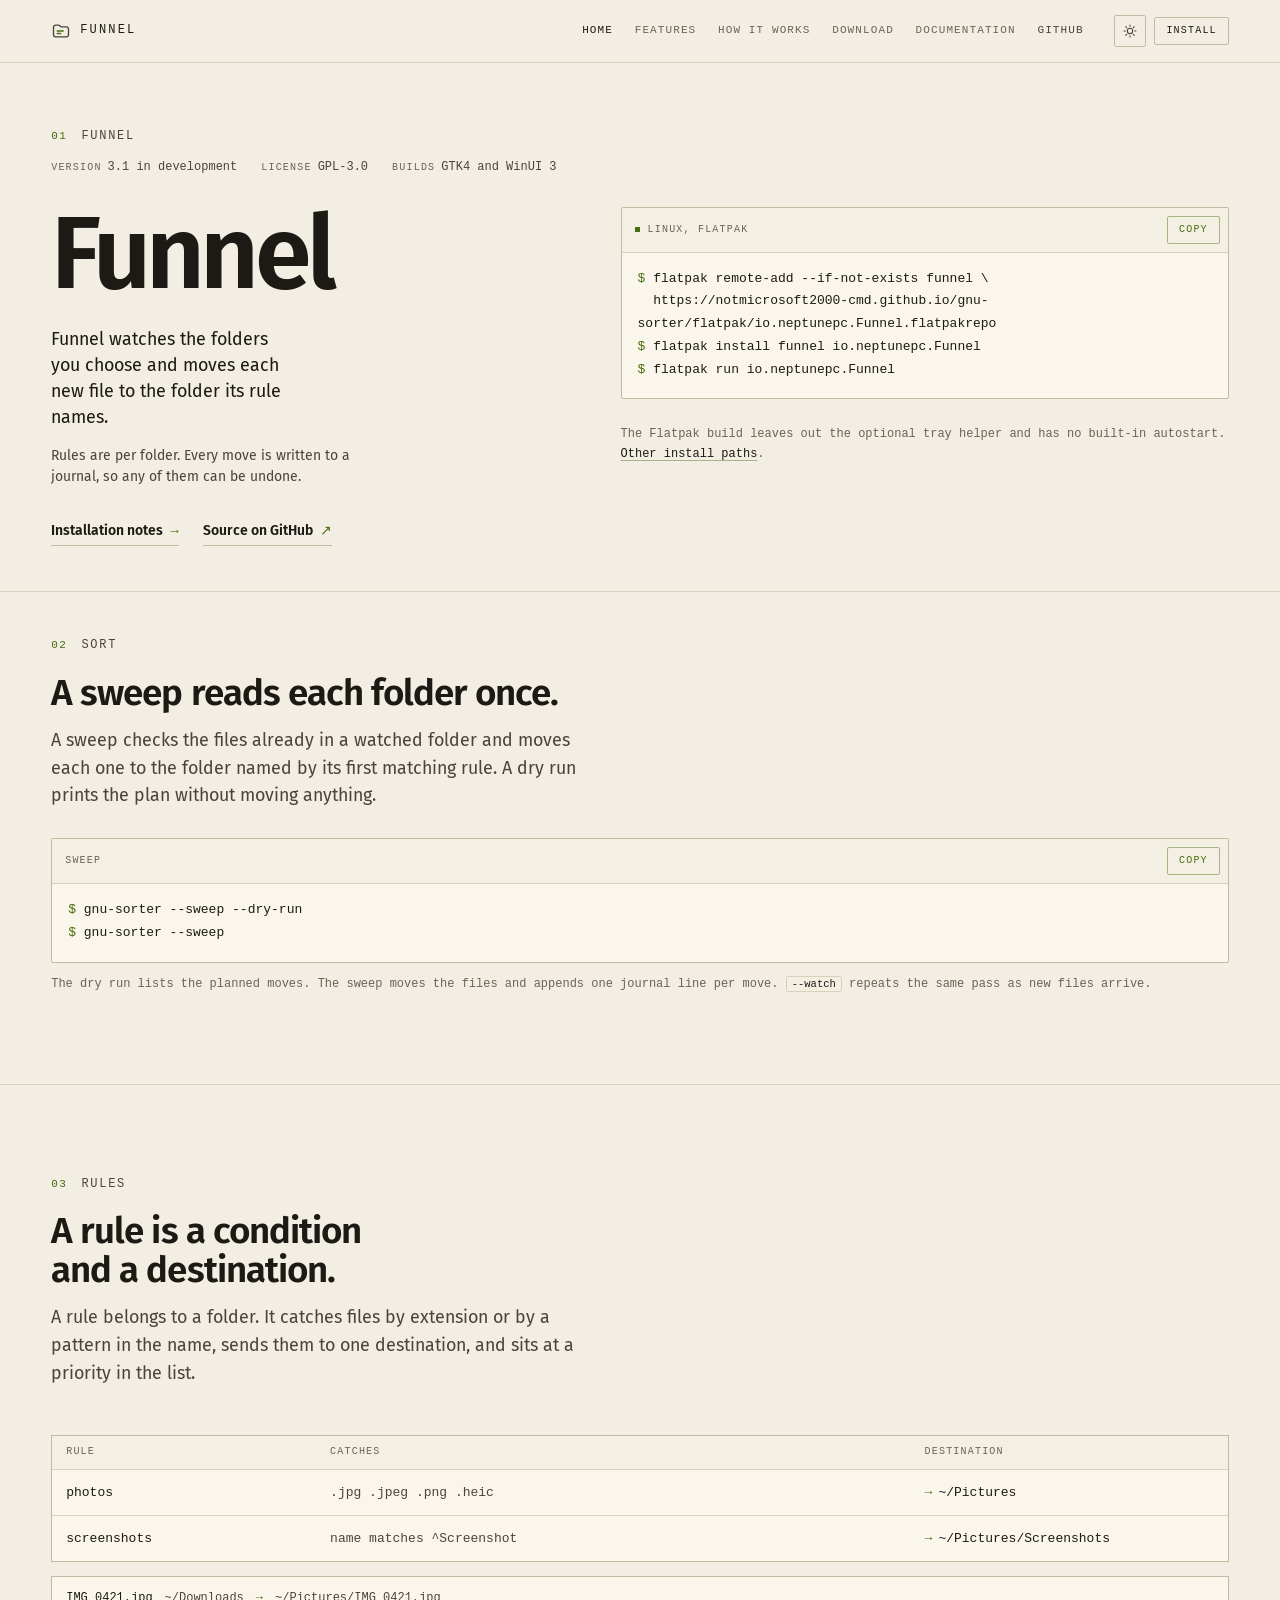
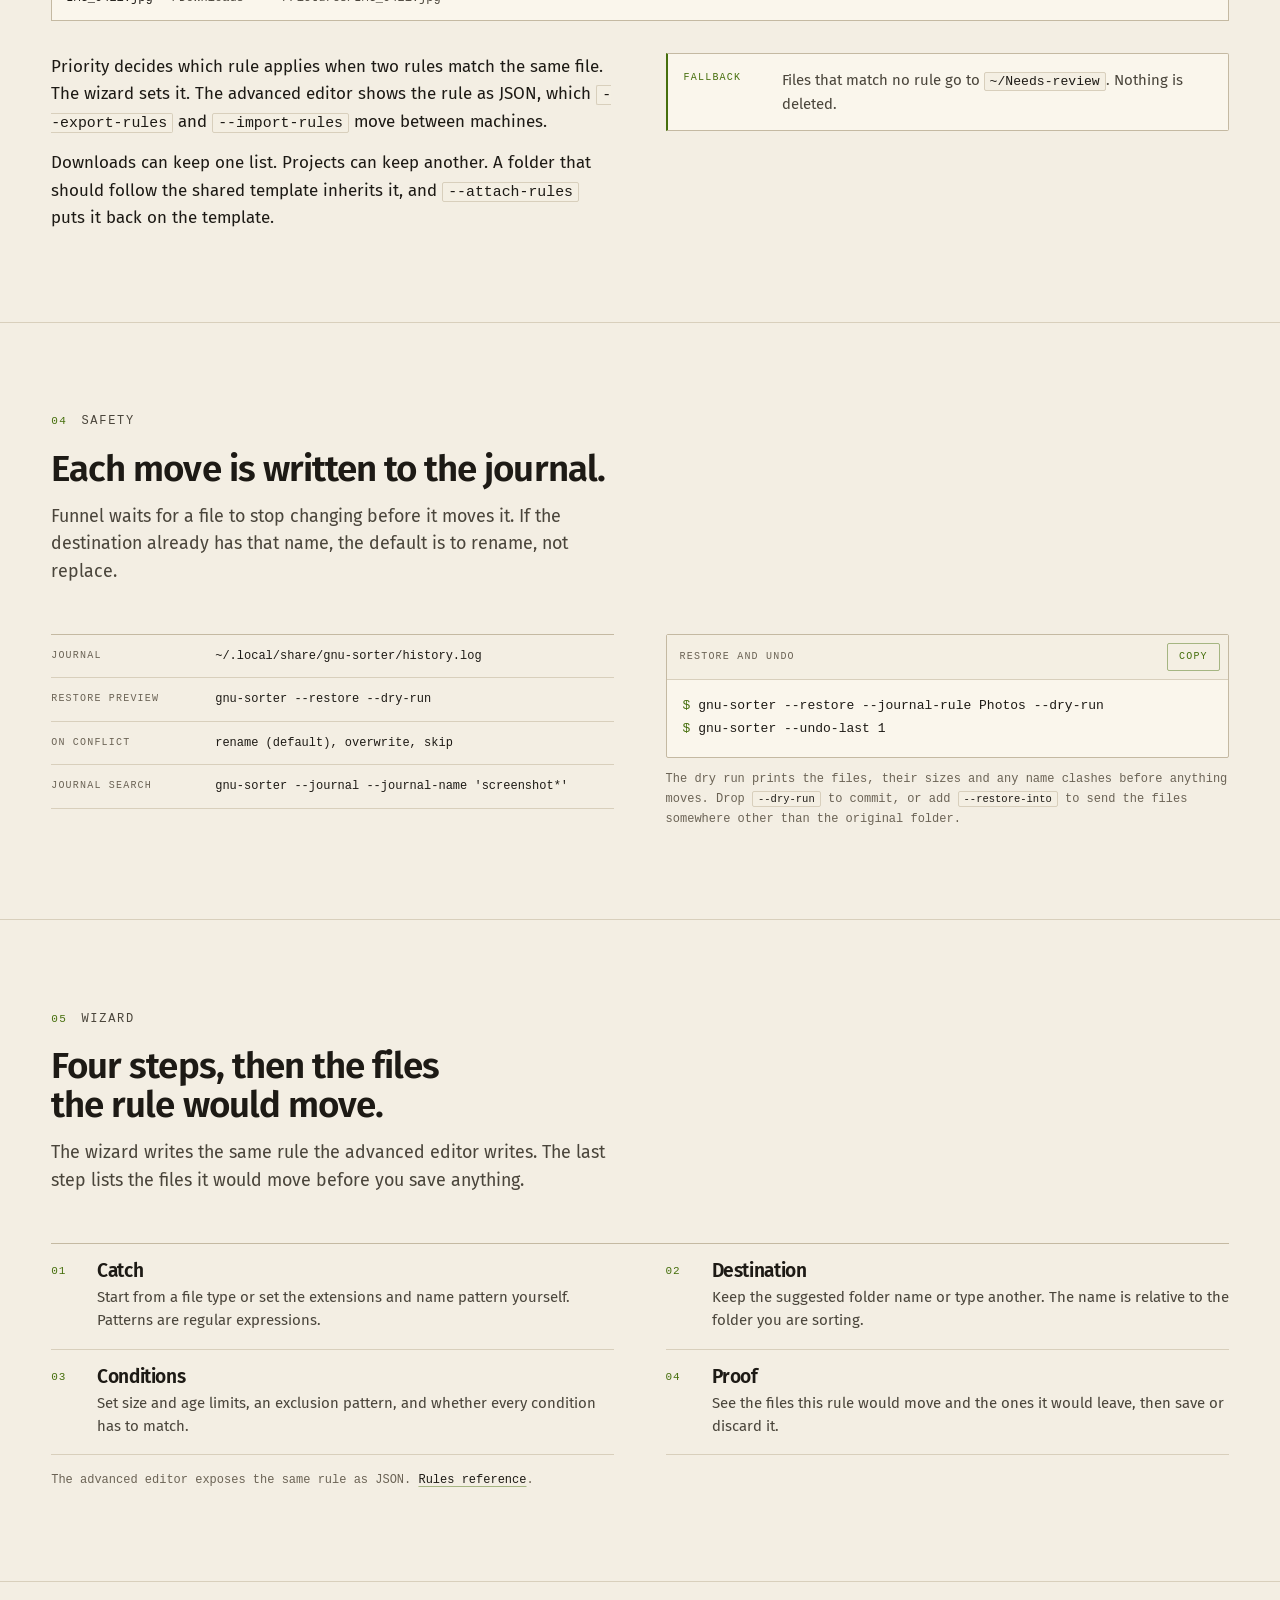
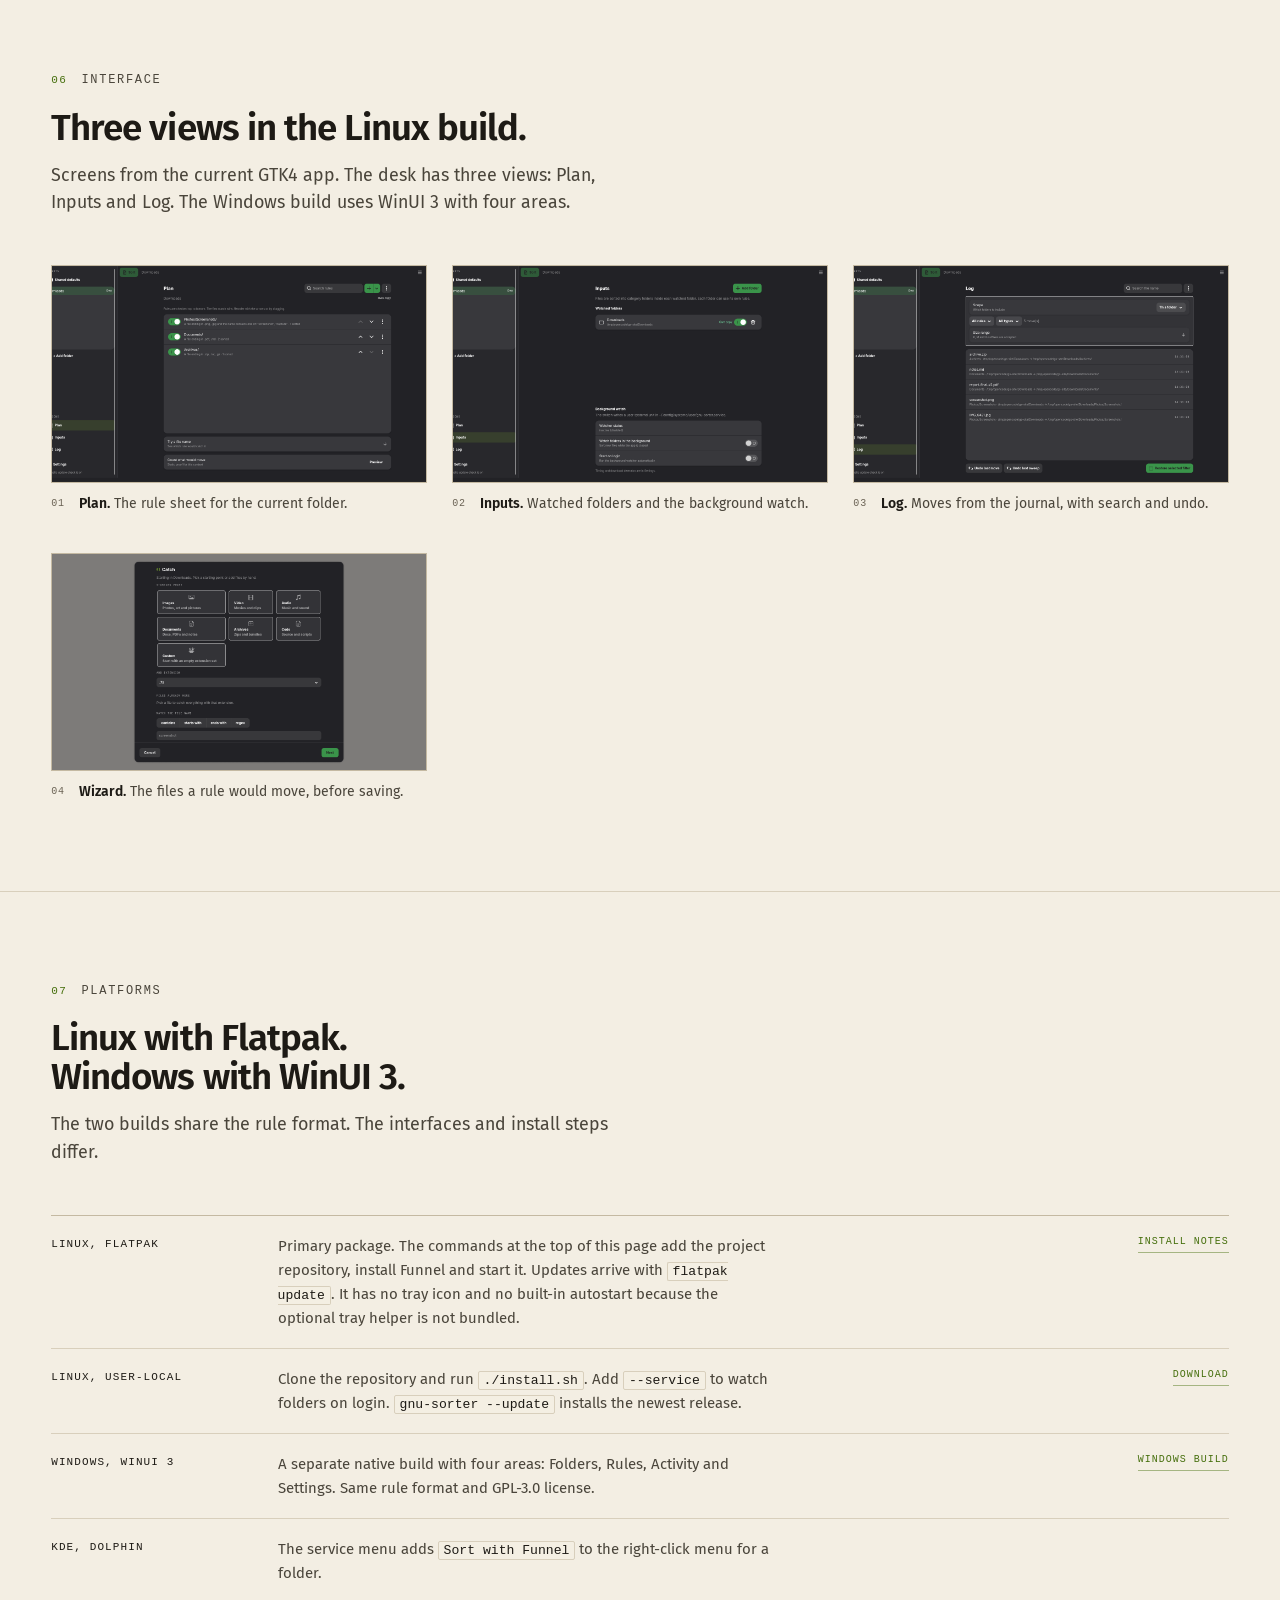
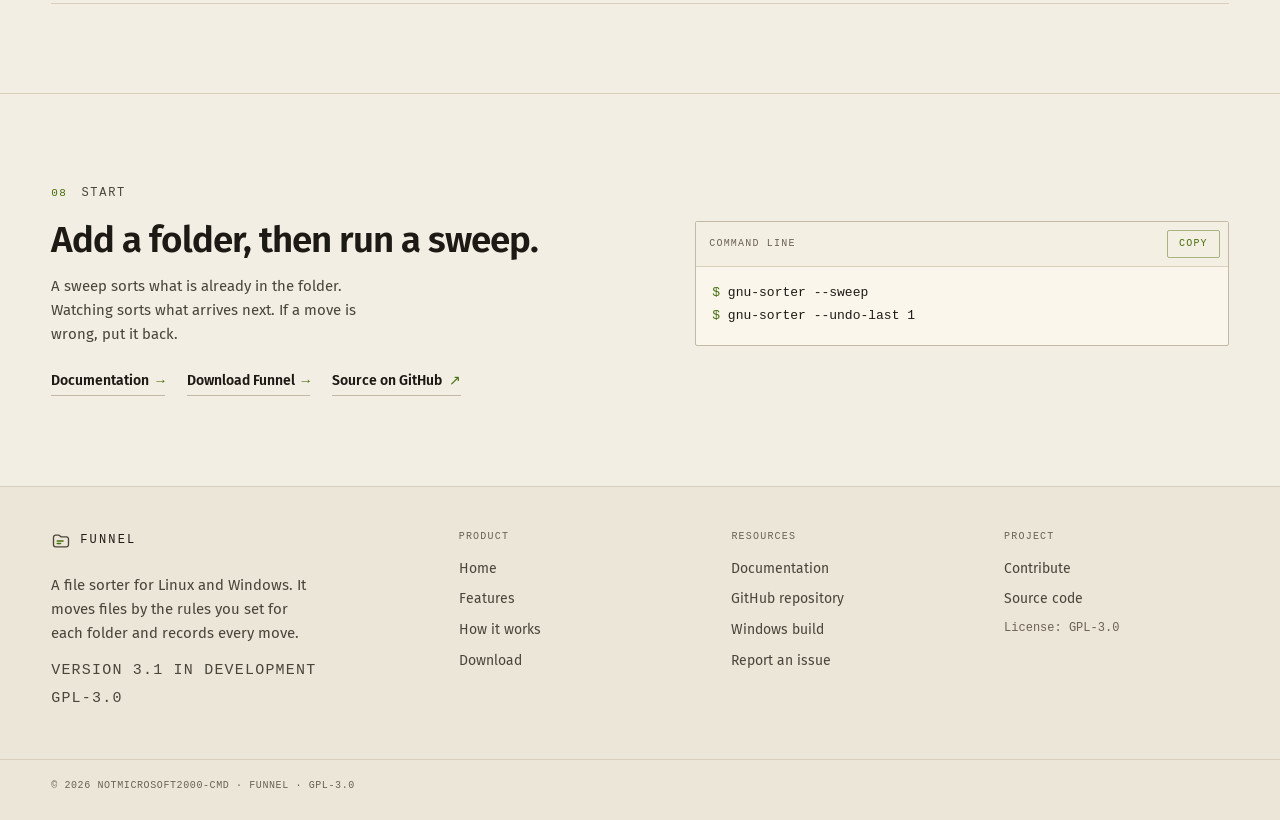
<file: docs/index.html>
<!DOCTYPE html>
<html lang="en" data-theme="dark">
<head>
  <meta charset="UTF-8">
  <meta name="viewport" content="width=device-width, initial-scale=1.0">
  <title>Funnel: per-folder file sorting for Linux and Windows</title>
  <meta name="description" content="Funnel is a GPL-3.0 file sorter for Linux and Windows. Write rules per folder, let new files move to their destination, and undo any move from the journal.">
  <meta name="theme-color" content="#12110f">
  <meta property="og:type" content="website">
  <meta property="og:title" content="Funnel: per-folder file sorting for Linux and Windows">
  <meta property="og:description" content="Funnel sorts files by rules set for each folder, records every move, and shows the files a rule would move before saving. Install on Linux with Flatpak or a user-local script. The Windows build is separate.">
  <meta property="og:image" content="https://notmicrosoft2000-cmd.github.io/gnu-sorter/icon.png">
  <meta property="og:url" content="https://notmicrosoft2000-cmd.github.io/gnu-sorter/">
  <link rel="icon" href="favicon.ico">
  <link rel="stylesheet" href="style.css">
  <script>
    // Apply the saved theme before paint to avoid a flash.
    (function () {
      try {
        var stored = localStorage.getItem('gs-theme');
        if (stored === 'light' || stored === 'dark') {
          document.documentElement.setAttribute('data-theme', stored);
        } else if (window.matchMedia('(prefers-color-scheme: light)').matches) {
          document.documentElement.setAttribute('data-theme', 'light');
        }
      } catch (e) { /* ignore */ }
    })();
  </script>
  <noscript>
    <style>
      @media (max-width: 900px) {
        .site-header .header-inner { flex-wrap: wrap; }
        .primary-nav {
          order: 3;
          position: static;
          display: flex !important;
          flex-direction: row;
          flex-wrap: wrap;
          width: 100%;
          margin: 0;
          padding: 0 0 10px;
          border: 0;
          background: transparent;
        }
        .primary-nav a { padding: 6px 14px 6px 0; border-bottom: 0; }
        .menu-toggle { display: none; }
      }
    </style>
  </noscript>
</head>
<body>
  <a class="skip-link" href="#main">Skip to content</a>

  <header class="site-header">
    <div class="header-inner">
      <a class="brand" href="index.html" aria-label="Funnel home">
        <span class="brand-mark" aria-hidden="true">
          <svg viewBox="0 0 24 24" width="24" height="24" fill="none">
            <path d="M3 7.5A2.5 2.5 0 0 1 5.5 5h3.6a2 2 0 0 1 1.4.6L12 7h6.5A2.5 2.5 0 0 1 21 9.5v7A2.5 2.5 0 0 1 18.5 19h-13A2.5 2.5 0 0 1 3 16.5Z" stroke="currentColor" stroke-width="1.6"/>
            <path d="M7.5 12h7M7.5 15h4" stroke="#a3e635" stroke-width="1.8" stroke-linecap="round"/>
          </svg>
        </span>
        <span class="brand-text">Funnel</span>
      </a>

      <nav class="primary-nav" id="primary-nav" aria-label="Primary">
        <a href="index.html" aria-current="page">Home</a>
        <a href="features.html">Features</a>
        <a href="how-it-works.html">How it works</a>
        <a href="download.html">Download</a>
        <a href="docs.html">Documentation</a>
        <a class="nav-external" href="https://github.com/notmicrosoft2000-cmd/gnu-sorter" target="_blank" rel="noopener">GitHub</a>
      </nav>

      <div class="header-actions">
        <button class="icon-button theme-toggle" type="button" aria-label="Toggle color theme" aria-pressed="false">
          <svg class="icon-moon" viewBox="0 0 24 24" width="18" height="18" fill="none" aria-hidden="true"><path d="M20 14.5A8 8 0 0 1 9.5 4a8 8 0 1 0 10.5 10.5Z" stroke="currentColor" stroke-width="1.6" stroke-linejoin="round"/></svg>
          <svg class="icon-sun" viewBox="0 0 24 24" width="18" height="18" fill="none" aria-hidden="true"><circle cx="12" cy="12" r="4" stroke="currentColor" stroke-width="1.6"/><path d="M12 3v2M12 19v2M3 12h2M19 12h2M5.6 5.6 7 7M17 17l1.4 1.4M18.4 5.6 17 7M7 17l-1.4 1.4" stroke="currentColor" stroke-width="1.6" stroke-linecap="round"/></svg>
        </button>
        <a class="btn btn--line btn--sm" href="download.html">Install</a>
        <button class="icon-button menu-toggle" type="button" aria-label="Open navigation" aria-expanded="false" aria-controls="primary-nav">
          <svg viewBox="0 0 24 24" width="20" height="20" fill="none" aria-hidden="true"><path d="M4 7h16M4 12h16M4 17h16" stroke="currentColor" stroke-width="1.8" stroke-linecap="round"/></svg>
        </button>
      </div>
    </div>
  </header>

  <main id="main">
    <section class="hero" id="top">
      <div class="wrap rail-grid">
        <div class="rail">
          <span class="rail-index">01</span>
          <span class="rail-label">Funnel</span>
          <dl class="rail-meta">
            <div>
              <dt>Version</dt>
              <dd>3.1 in development</dd>
            </div>
            <div>
              <dt>License</dt>
              <dd>GPL-3.0</dd>
            </div>
            <div>
              <dt>Builds</dt>
              <dd>GTK4 and WinUI 3</dd>
            </div>
          </dl>
        </div>

        <div class="rail-body hero-grid">
          <div class="hero-copy">
            <h1 class="hero-title">Funnel</h1>
            <p class="hero-lede">Funnel watches the folders you choose and moves each new file to the folder its rule names.</p>
            <p class="hero-note">Rules are per folder. Every move is written to a journal, so any of them can be undone.</p>
            <p class="hero-links">
              <a class="link" href="docs.html">Installation notes</a>
              <a class="link link--ext" href="https://github.com/notmicrosoft2000-cmd/gnu-sorter" target="_blank" rel="noopener">Source on GitHub</a>
            </p>
          </div>

          <div class="hero-aside">
            <div class="code code--primary">
              <div class="code-head">
                <span class="code-label">Linux, Flatpak</span>
                <button class="copy-btn" type="button" data-copy="flatpak remote-add --if-not-exists funnel \
  https://notmicrosoft2000-cmd.github.io/gnu-sorter/flatpak/io.neptunepc.Funnel.flatpakrepo
flatpak install funnel io.neptunepc.Funnel
flatpak run io.neptunepc.Funnel" aria-label="Copy the Flatpak install commands">Copy</button>
              </div>
              <pre><code><span class="prompt" aria-hidden="true">$</span> flatpak remote-add --if-not-exists funnel \
  https://notmicrosoft2000-cmd.github.io/gnu-sorter/flatpak/io.neptunepc.Funnel.flatpakrepo
<span class="prompt" aria-hidden="true">$</span> flatpak install funnel io.neptunepc.Funnel
<span class="prompt" aria-hidden="true">$</span> flatpak run io.neptunepc.Funnel</code></pre>
            </div>
            <p class="fineprint">The Flatpak build leaves out the optional tray helper and has no built-in autostart. <a href="download.html">Other install paths</a>.</p>
          </div>
        </div>
      </div>
    </section>

    <section class="band" id="sort">
      <div class="wrap rail-grid">
        <div class="rail">
          <span class="rail-index">02</span>
          <span class="rail-label">Sort</span>
        </div>

        <div class="rail-body">
          <header class="sec-head">
            <h2 class="sec-title">A sweep reads each folder once.</h2>
            <p class="sec-lede">A sweep checks the files already in a watched folder and moves each one to the folder named by its first matching rule. A dry run prints the plan without moving anything.</p>
          </header>

          <div class="code">
            <div class="code-head">
              <span class="code-label">Sweep</span>
              <button class="copy-btn" type="button" data-copy="gnu-sorter --sweep --dry-run
gnu-sorter --sweep" aria-label="Copy the sweep commands">Copy</button>
            </div>
            <pre><code><span class="prompt" aria-hidden="true">$</span> gnu-sorter --sweep --dry-run
<span class="prompt" aria-hidden="true">$</span> gnu-sorter --sweep</code></pre>
          </div>
          <p class="fineprint">The dry run lists the planned moves. The sweep moves the files and appends one journal line per move. <code>--watch</code> repeats the same pass as new files arrive.</p>
        </div>
      </div>
    </section>

    <section class="band" id="rules">
      <div class="wrap rail-grid">
        <div class="rail">
          <span class="rail-index">03</span>
          <span class="rail-label">Rules</span>
        </div>

        <div class="rail-body">
          <header class="sec-head">
            <h2 class="sec-title">A rule is a condition and a destination.</h2>
            <p class="sec-lede">A rule belongs to a folder. It catches files by extension or by a pattern in the name, sends them to one destination, and sits at a priority in the list.</p>
          </header>

          <div class="rule-table">
            <div class="rule-head" aria-hidden="true">
              <span>Rule</span>
              <span>Catches</span>
              <span>Destination</span>
            </div>
            <div class="rule-row">
              <span class="rule-cell rule-cell--name" data-label="Rule">photos</span>
              <span class="rule-cell rule-cell--match" data-label="Catches">.jpg .jpeg .png .heic</span>
              <span class="rule-cell rule-cell--dest" data-label="Destination">~/Pictures</span>
            </div>
            <div class="rule-row">
              <span class="rule-cell rule-cell--name" data-label="Rule">screenshots</span>
              <span class="rule-cell rule-cell--match" data-label="Catches">name matches ^Screenshot</span>
              <span class="rule-cell rule-cell--dest" data-label="Destination">~/Pictures/Screenshots</span>
            </div>
          </div>

          <div class="move" aria-hidden="true">
            <span class="move-file">IMG_0421.jpg</span>
            <span class="move-path">~/Downloads</span>
            <span class="move-arrow">&#8594;</span>
            <span class="move-path">~/Pictures/IMG_0421.jpg</span>
          </div>

          <div class="cols">
            <div class="prose">
              <p>Priority decides which rule applies when two rules match the same file. The wizard sets it. The advanced editor shows the rule as JSON, which <code>--export-rules</code> and <code>--import-rules</code> move between machines.</p>
              <p>Downloads can keep one list. Projects can keep another. A folder that should follow the shared template inherits it, and <code>--attach-rules</code> puts it back on the template.</p>
            </div>
            <div class="note">
              <span class="note-label">Fallback</span>
              <p>Files that match no rule go to <code>~/Needs-review</code>. Nothing is deleted.</p>
            </div>
          </div>
        </div>
      </div>
    </section>

    <section class="band" id="safety">
      <div class="wrap rail-grid">
        <div class="rail">
          <span class="rail-index">04</span>
          <span class="rail-label">Safety</span>
        </div>

        <div class="rail-body">
          <header class="sec-head">
            <h2 class="sec-title">Each move is written to the journal.</h2>
            <p class="sec-lede">Funnel waits for a file to stop changing before it moves it. If the destination already has that name, the default is to rename, not replace.</p>
          </header>

          <div class="cols">
            <div>
              <dl class="spec">
                <div class="spec-row">
                  <dt>Journal</dt>
                  <dd>~/.local/share/gnu-sorter/history.log</dd>
                </div>
                <div class="spec-row">
                  <dt>Restore preview</dt>
                  <dd>gnu-sorter --restore --dry-run</dd>
                </div>
                <div class="spec-row">
                  <dt>On conflict</dt>
                  <dd>rename (default), overwrite, skip</dd>
                </div>
                <div class="spec-row">
                  <dt>Journal search</dt>
                  <dd>gnu-sorter --journal --journal-name 'screenshot*'</dd>
                </div>
              </dl>
            </div>

            <div>
              <div class="code">
                <div class="code-head">
                  <span class="code-label">Restore and undo</span>
                  <button class="copy-btn" type="button" data-copy="gnu-sorter --restore --journal-rule Photos --dry-run
gnu-sorter --undo-last 1" aria-label="Copy the restore and undo commands">Copy</button>
                </div>
                <pre><code><span class="prompt" aria-hidden="true">$</span> gnu-sorter --restore --journal-rule Photos --dry-run
<span class="prompt" aria-hidden="true">$</span> gnu-sorter --undo-last 1</code></pre>
              </div>
              <p class="fineprint">The dry run prints the files, their sizes and any name clashes before anything moves. Drop <code>--dry-run</code> to commit, or add <code>--restore-into</code> to send the files somewhere other than the original folder.</p>
            </div>
          </div>
        </div>
      </div>
    </section>

    <section class="band" id="wizard">
      <div class="wrap rail-grid">
        <div class="rail">
          <span class="rail-index">05</span>
          <span class="rail-label">Wizard</span>
        </div>

        <div class="rail-body">
          <header class="sec-head">
            <h2 class="sec-title">Four steps, then the files the rule would move.</h2>
            <p class="sec-lede">The wizard writes the same rule the advanced editor writes. The last step lists the files it would move before you save anything.</p>
          </header>

          <ol class="seq">
            <li class="seq-item">
              <span class="seq-index">01</span>
              <div>
                <h3 class="seq-title">Catch</h3>
                <p class="seq-text">Start from a file type or set the extensions and name pattern yourself. Patterns are regular expressions.</p>
              </div>
            </li>
            <li class="seq-item">
              <span class="seq-index">02</span>
              <div>
                <h3 class="seq-title">Destination</h3>
                <p class="seq-text">Keep the suggested folder name or type another. The name is relative to the folder you are sorting.</p>
              </div>
            </li>
            <li class="seq-item">
              <span class="seq-index">03</span>
              <div>
                <h3 class="seq-title">Conditions</h3>
                <p class="seq-text">Set size and age limits, an exclusion pattern, and whether every condition has to match.</p>
              </div>
            </li>
            <li class="seq-item">
              <span class="seq-index">04</span>
              <div>
                <h3 class="seq-title">Proof</h3>
                <p class="seq-text">See the files this rule would move and the ones it would leave, then save or discard it.</p>
              </div>
            </li>
          </ol>

          <p class="fineprint">The advanced editor exposes the same rule as JSON. <a href="docs.html#rules">Rules reference</a>.</p>
        </div>
      </div>
    </section>

    <section class="band" id="screens" data-shots-section>
      <div class="wrap rail-grid">
        <div class="rail">
          <span class="rail-index">06</span>
          <span class="rail-label">Interface</span>
        </div>

        <div class="rail-body">
          <header class="sec-head">
            <h2 class="sec-title">Three views in the Linux build.</h2>
            <p class="sec-lede">Screens from the current GTK4 app. The desk has three views: Plan, Inputs and Log. The Windows build uses WinUI 3 with four areas.</p>
          </header>

          <div class="gallery">
            <figure class="shot shot--4">
              <div class="shot-media"><img src="images/desk-plan.png" alt="The Plan view showing a folder's rules in priority order." loading="lazy" data-shot></div>
              <figcaption><span class="shot-no">01</span><span><b>Plan.</b> The rule sheet for the current folder.</span></figcaption>
            </figure>
            <figure class="shot shot--4">
              <div class="shot-media"><img src="images/desk-inputs.png" alt="The Inputs view listing watched folders." loading="lazy" data-shot></div>
              <figcaption><span class="shot-no">02</span><span><b>Inputs.</b> Watched folders and the background watch.</span></figcaption>
            </figure>
            <figure class="shot shot--4">
              <div class="shot-media"><img src="images/desk-log.png" alt="The Log view listing moves from the journal." loading="lazy" data-shot></div>
              <figcaption><span class="shot-no">03</span><span><b>Log.</b> Moves from the journal, with search and undo.</span></figcaption>
            </figure>
            <figure class="shot shot--4">
              <div class="shot-media"><img src="images/desk-wizard.png" alt="The rule wizard showing the files a rule would move." loading="lazy" data-shot></div>
              <figcaption><span class="shot-no">04</span><span><b>Wizard.</b> The files a rule would move, before saving.</span></figcaption>
            </figure>
          </div>
        </div>
      </div>
    </section>

    <section class="band" id="platforms">
      <div class="wrap rail-grid">
        <div class="rail">
          <span class="rail-index">07</span>
          <span class="rail-label">Platforms</span>
        </div>

        <div class="rail-body">
          <header class="sec-head">
            <h2 class="sec-title">Linux with Flatpak. Windows with WinUI 3.</h2>
            <p class="sec-lede">The two builds share the rule format. The interfaces and install steps differ.</p>
          </header>

          <div class="paths">
            <div class="path">
              <span class="path-name">Linux, Flatpak</span>
              <div class="path-body">
                <p>Primary package. The commands at the top of this page add the project repository, install Funnel and start it. Updates arrive with <code>flatpak update</code>. It has no tray icon and no built-in autostart because the optional tray helper is not bundled.</p>
              </div>
              <a class="path-link" href="docs.html#install">Install notes</a>
            </div>
            <div class="path">
              <span class="path-name">Linux, user-local</span>
              <div class="path-body">
                <p>Clone the repository and run <code>./install.sh</code>. Add <code>--service</code> to watch folders on login. <code>gnu-sorter --update</code> installs the newest release.</p>
              </div>
              <a class="path-link" href="download.html">Download</a>
            </div>
            <div class="path">
              <span class="path-name">Windows, WinUI 3</span>
              <div class="path-body">
                <p>A separate native build with four areas: Folders, Rules, Activity and Settings. Same rule format and GPL-3.0 license.</p>
              </div>
              <a class="path-link" href="https://github.com/notmicrosoft2000-cmd/gnu-sorter-windows" target="_blank" rel="noopener">Windows build</a>
            </div>
            <div class="path">
              <span class="path-name">KDE, Dolphin</span>
              <div class="path-body">
                <p>The service menu adds <code>Sort with Funnel</code> to the right-click menu for a folder.</p>
              </div>
            </div>
          </div>
        </div>
      </div>
    </section>

    <section class="band" id="start">
      <div class="wrap rail-grid">
        <div class="rail">
          <span class="rail-index">08</span>
          <span class="rail-label">Start</span>
        </div>

        <div class="rail-body">
          <div class="start-grid">
            <div class="start-copy">
              <h2 class="sec-title">Add a folder, then run a sweep.</h2>
              <p>A sweep sorts what is already in the folder. Watching sorts what arrives next. If a move is wrong, put it back.</p>
              <div class="start-actions">
                <a class="link" href="docs.html">Documentation</a>
                <a class="link" href="download.html">Download Funnel</a>
                <a class="link link--ext" href="https://github.com/notmicrosoft2000-cmd/gnu-sorter" target="_blank" rel="noopener">Source on GitHub</a>
              </div>
            </div>

            <div class="code">
              <div class="code-head">
                <span class="code-label">Command line</span>
                <button class="copy-btn" type="button" data-copy="gnu-sorter --sweep
gnu-sorter --undo-last 1" aria-label="Copy the sweep and undo commands">Copy</button>
              </div>
              <pre><code><span class="prompt" aria-hidden="true">$</span> gnu-sorter --sweep
<span class="prompt" aria-hidden="true">$</span> gnu-sorter --undo-last 1</code></pre>
            </div>
          </div>
        </div>
      </div>
    </section>
  </main>

  <footer class="site-footer">
    <h2 class="visually-hidden">Site footer</h2>
    <div class="wrap footer-grid">
      <div class="footer-brand">
        <a class="brand" href="index.html" aria-label="Funnel home">
          <span class="brand-mark" aria-hidden="true">
            <svg viewBox="0 0 24 24" width="22" height="22" fill="none">
              <path d="M3 7.5A2.5 2.5 0 0 1 5.5 5h3.6a2 2 0 0 1 1.4.6L12 7h6.5A2.5 2.5 0 0 1 21 9.5v7A2.5 2.5 0 0 1 18.5 19h-13A2.5 2.5 0 0 1 3 16.5Z" stroke="currentColor" stroke-width="1.6"/>
              <path d="M7.5 12h7M7.5 15h4" stroke="#a3e635" stroke-width="1.8" stroke-linecap="round"/>
            </svg>
          </span>
          <span class="brand-text">Funnel</span>
        </a>
        <p>A file sorter for Linux and Windows. It moves files by the rules you set for each folder and records every move.</p>
        <p class="footer-meta">
          <span>Version 3.1 in development</span>
          <span>GPL-3.0</span>
        </p>
      </div>

      <nav class="footer-col" aria-label="Product">
        <h3>Product</h3>
        <a href="index.html" aria-current="page">Home</a>
        <a href="features.html">Features</a>
        <a href="how-it-works.html">How it works</a>
        <a href="download.html">Download</a>
      </nav>

      <nav class="footer-col" aria-label="Resources">
        <h3>Resources</h3>
        <a href="docs.html">Documentation</a>
        <a href="https://github.com/notmicrosoft2000-cmd/gnu-sorter" target="_blank" rel="noopener">GitHub repository</a>
        <a href="https://github.com/notmicrosoft2000-cmd/gnu-sorter-windows" target="_blank" rel="noopener">Windows build</a>
        <a href="https://github.com/notmicrosoft2000-cmd/gnu-sorter/issues" target="_blank" rel="noopener">Report an issue</a>
      </nav>

      <nav class="footer-col" aria-label="Project">
        <h3>Project</h3>
        <a href="https://github.com/notmicrosoft2000-cmd/gnu-sorter" target="_blank" rel="noopener">Contribute</a>
        <a href="https://github.com/notmicrosoft2000-cmd/gnu-sorter" target="_blank" rel="noopener">Source code</a>
        <span class="muted">License: GPL-3.0</span>
      </nav>
    </div>

    <div class="wrap footer-bottom">
      <p>&copy; <span id="year">2026</span> notmicrosoft2000-cmd &middot; Funnel &middot; GPL-3.0</p>
    </div>
  </footer>

  <script src="script.js"></script>
</body>
</html>
</file>
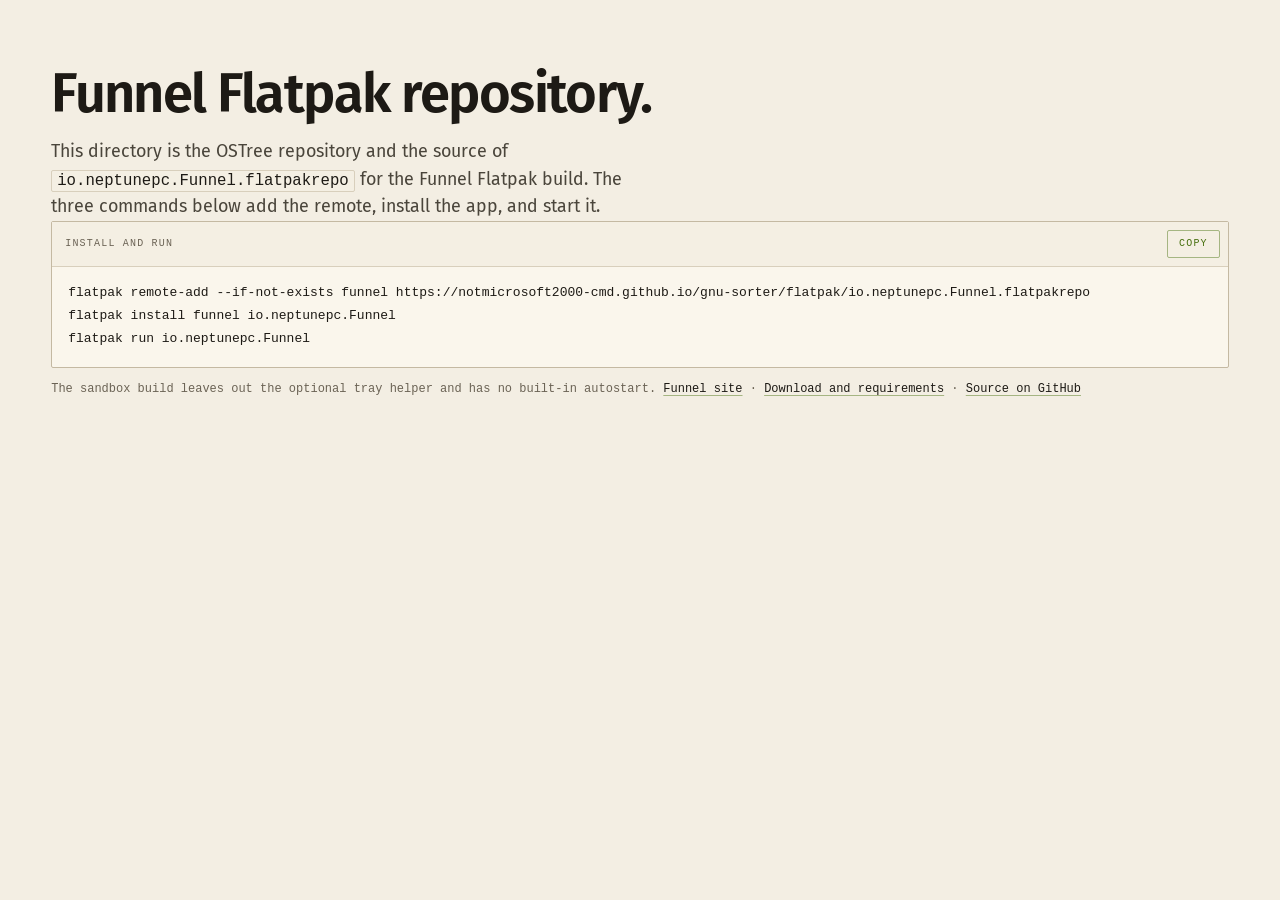
<file: docs/flatpak/index.html>
<!doctype html>
<html lang="en" data-theme="dark">
<head>
  <meta charset="utf-8">
  <meta name="viewport" content="width=device-width, initial-scale=1">
  <title>Funnel Flatpak repository</title>
  <meta name="description" content="The Flatpak repository for Funnel. Add the remote, install io.neptunepc.Funnel, and start the app.">
  <meta name="theme-color" content="#12110f">
  <link rel="icon" href="../favicon.ico">
  <link rel="stylesheet" href="../style.css">
  <script>
    // Apply the saved theme before paint to avoid a flash.
    (function () {
      try {
        var stored = localStorage.getItem('gs-theme');
        if (stored === 'light' || stored === 'dark') {
          document.documentElement.setAttribute('data-theme', stored);
        } else if (window.matchMedia('(prefers-color-scheme: light)').matches) {
          document.documentElement.setAttribute('data-theme', 'light');
        }
      } catch (e) { /* ignore */ }
    })();
  </script>
</head>
<body>
  <main id="main" class="wrap">
    <section class="page-hero">
      <h1>Funnel Flatpak repository.</h1>
      <p class="sec-lede">This directory is the OSTree repository and the source of <code>io.neptunepc.Funnel.flatpakrepo</code> for the Funnel Flatpak build. The three commands below add the remote, install the app, and start it.</p>

      <div class="code">
        <div class="code-head">
          <span class="code-label">Install and run</span>
          <button class="copy-btn" type="button" data-copy="flatpak remote-add --if-not-exists funnel https://notmicrosoft2000-cmd.github.io/gnu-sorter/flatpak/io.neptunepc.Funnel.flatpakrepo
flatpak install funnel io.neptunepc.Funnel
flatpak run io.neptunepc.Funnel" aria-label="Copy the Flatpak install commands">Copy</button>
        </div>
        <pre><code>flatpak remote-add --if-not-exists funnel https://notmicrosoft2000-cmd.github.io/gnu-sorter/flatpak/io.neptunepc.Funnel.flatpakrepo
flatpak install funnel io.neptunepc.Funnel
flatpak run io.neptunepc.Funnel</code></pre>
      </div>

      <p class="fineprint">The sandbox build leaves out the optional tray helper and has no built-in autostart. <a href="../index.html">Funnel site</a> &middot; <a href="../download.html">Download and requirements</a> &middot; <a href="https://github.com/notmicrosoft2000-cmd/gnu-sorter" target="_blank" rel="noopener">Source on GitHub</a></p>
    </section>
  </main>

  <script src="../script.js"></script>
</body>
</html>
</file>
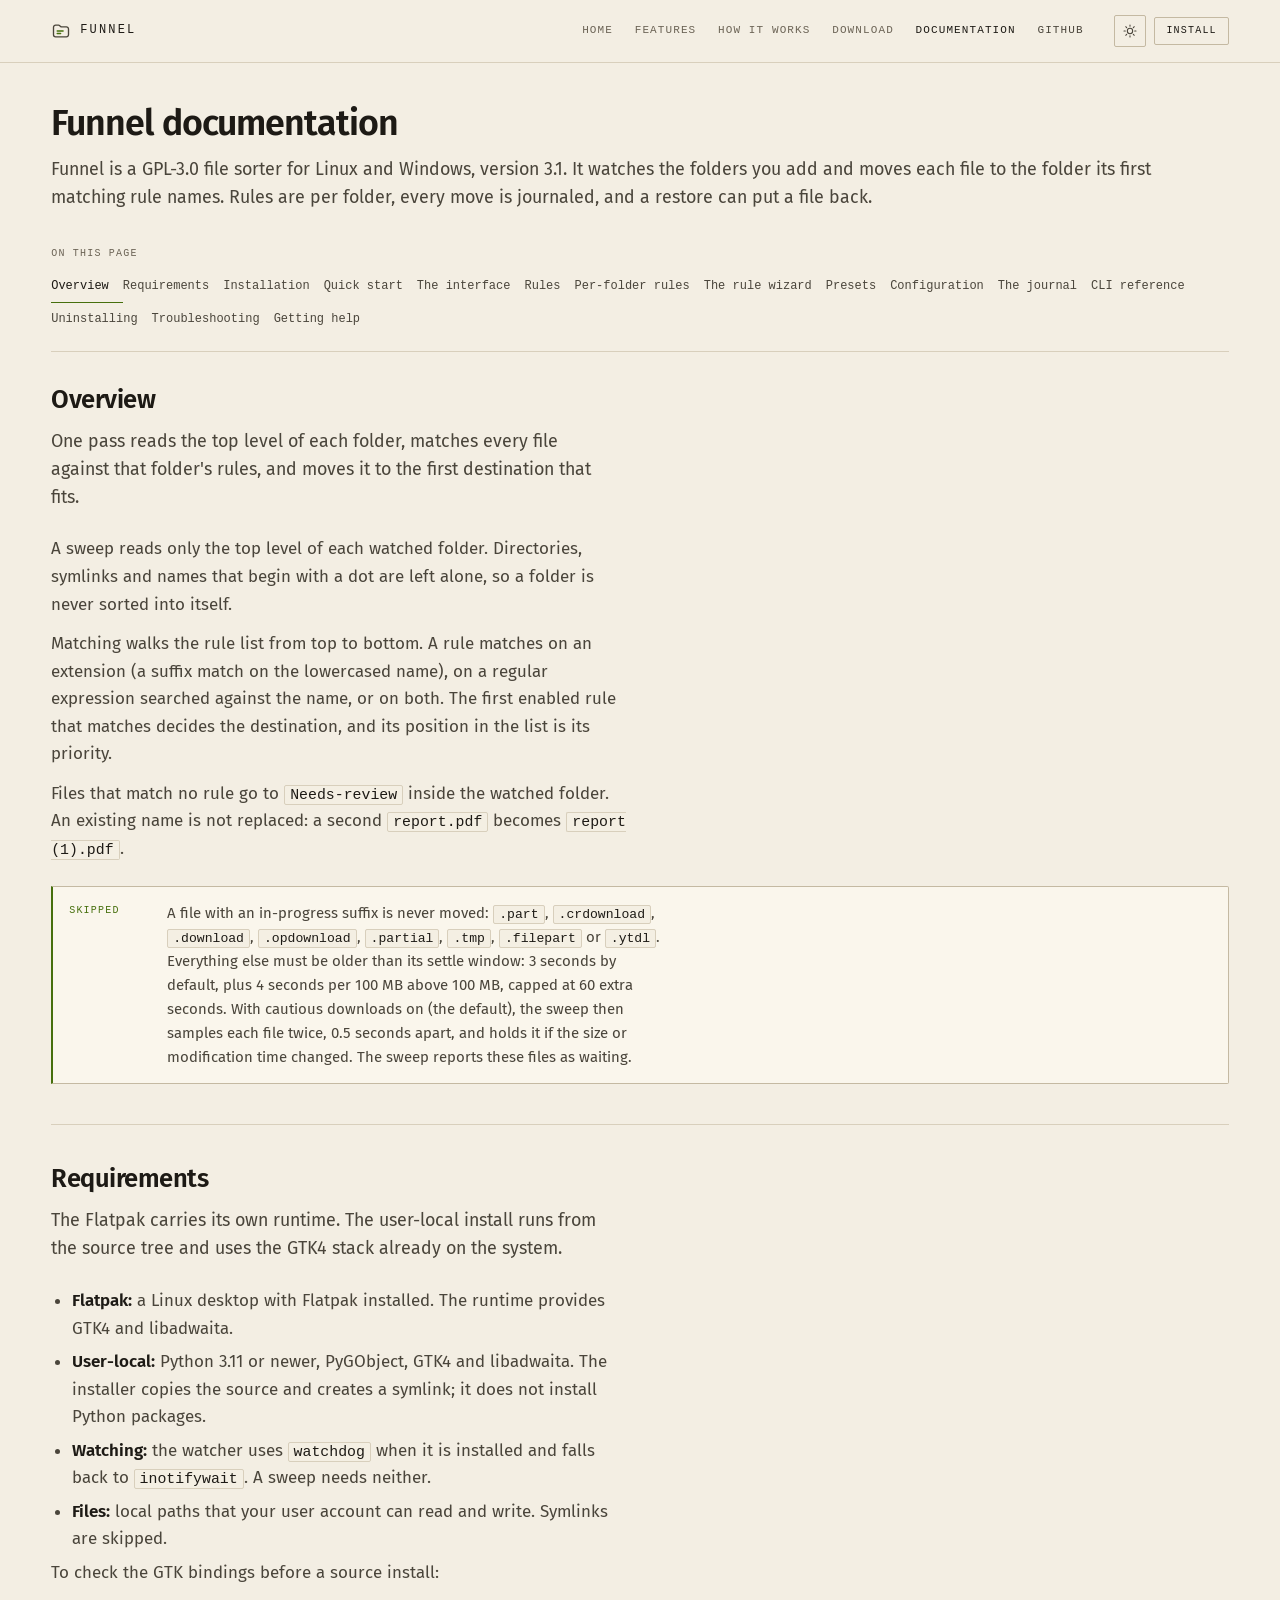
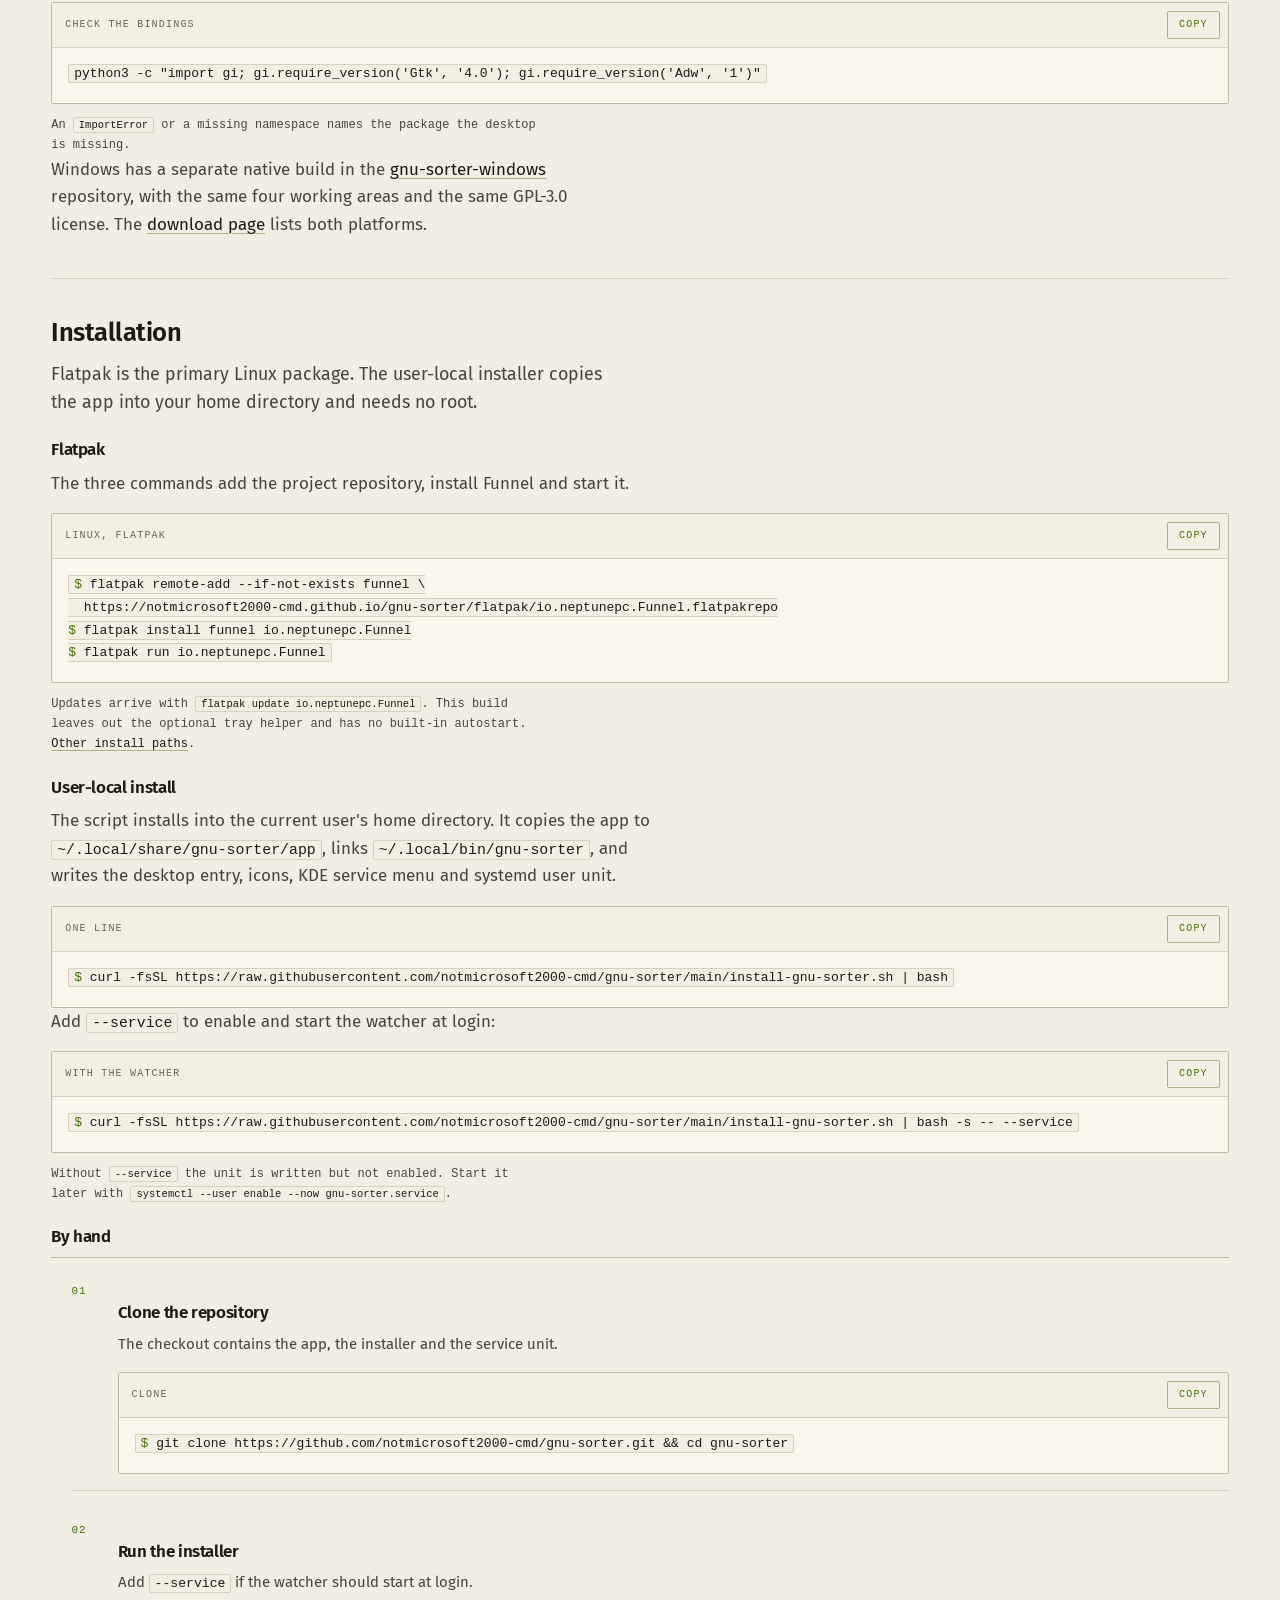
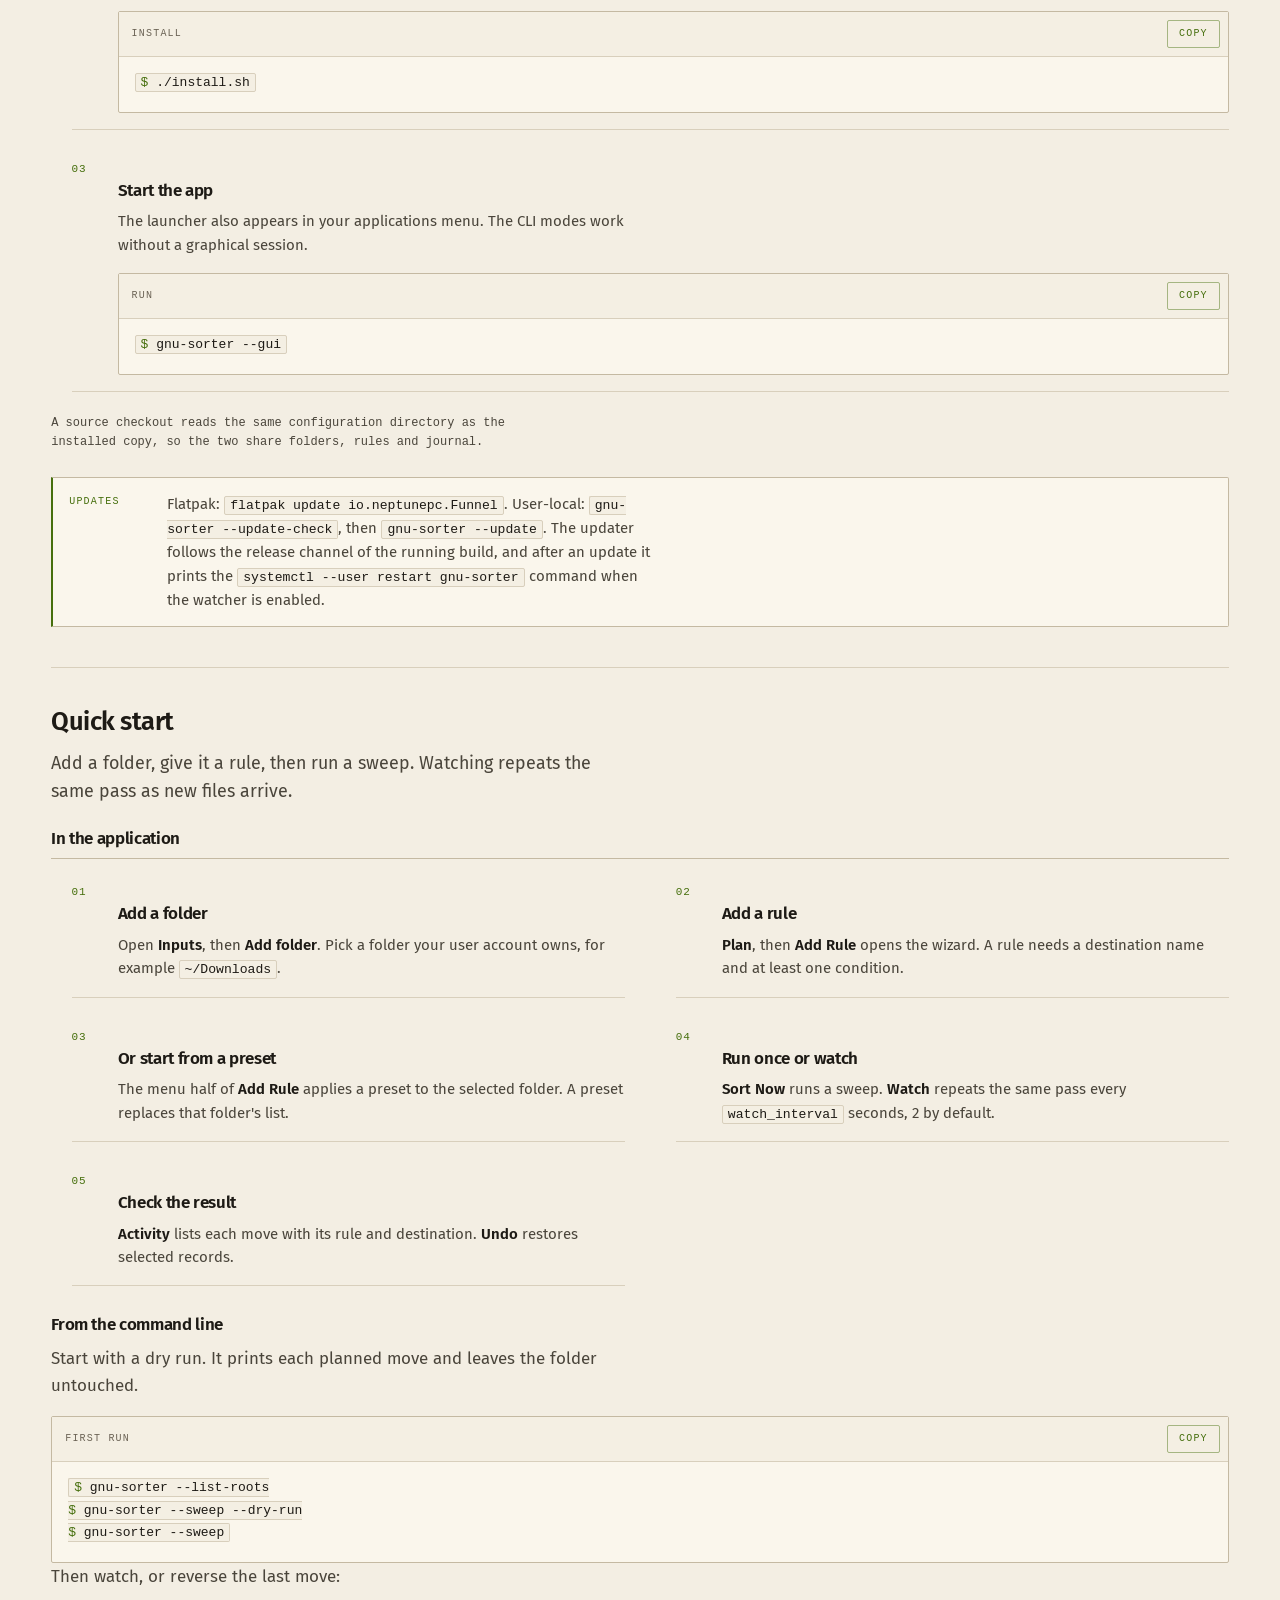
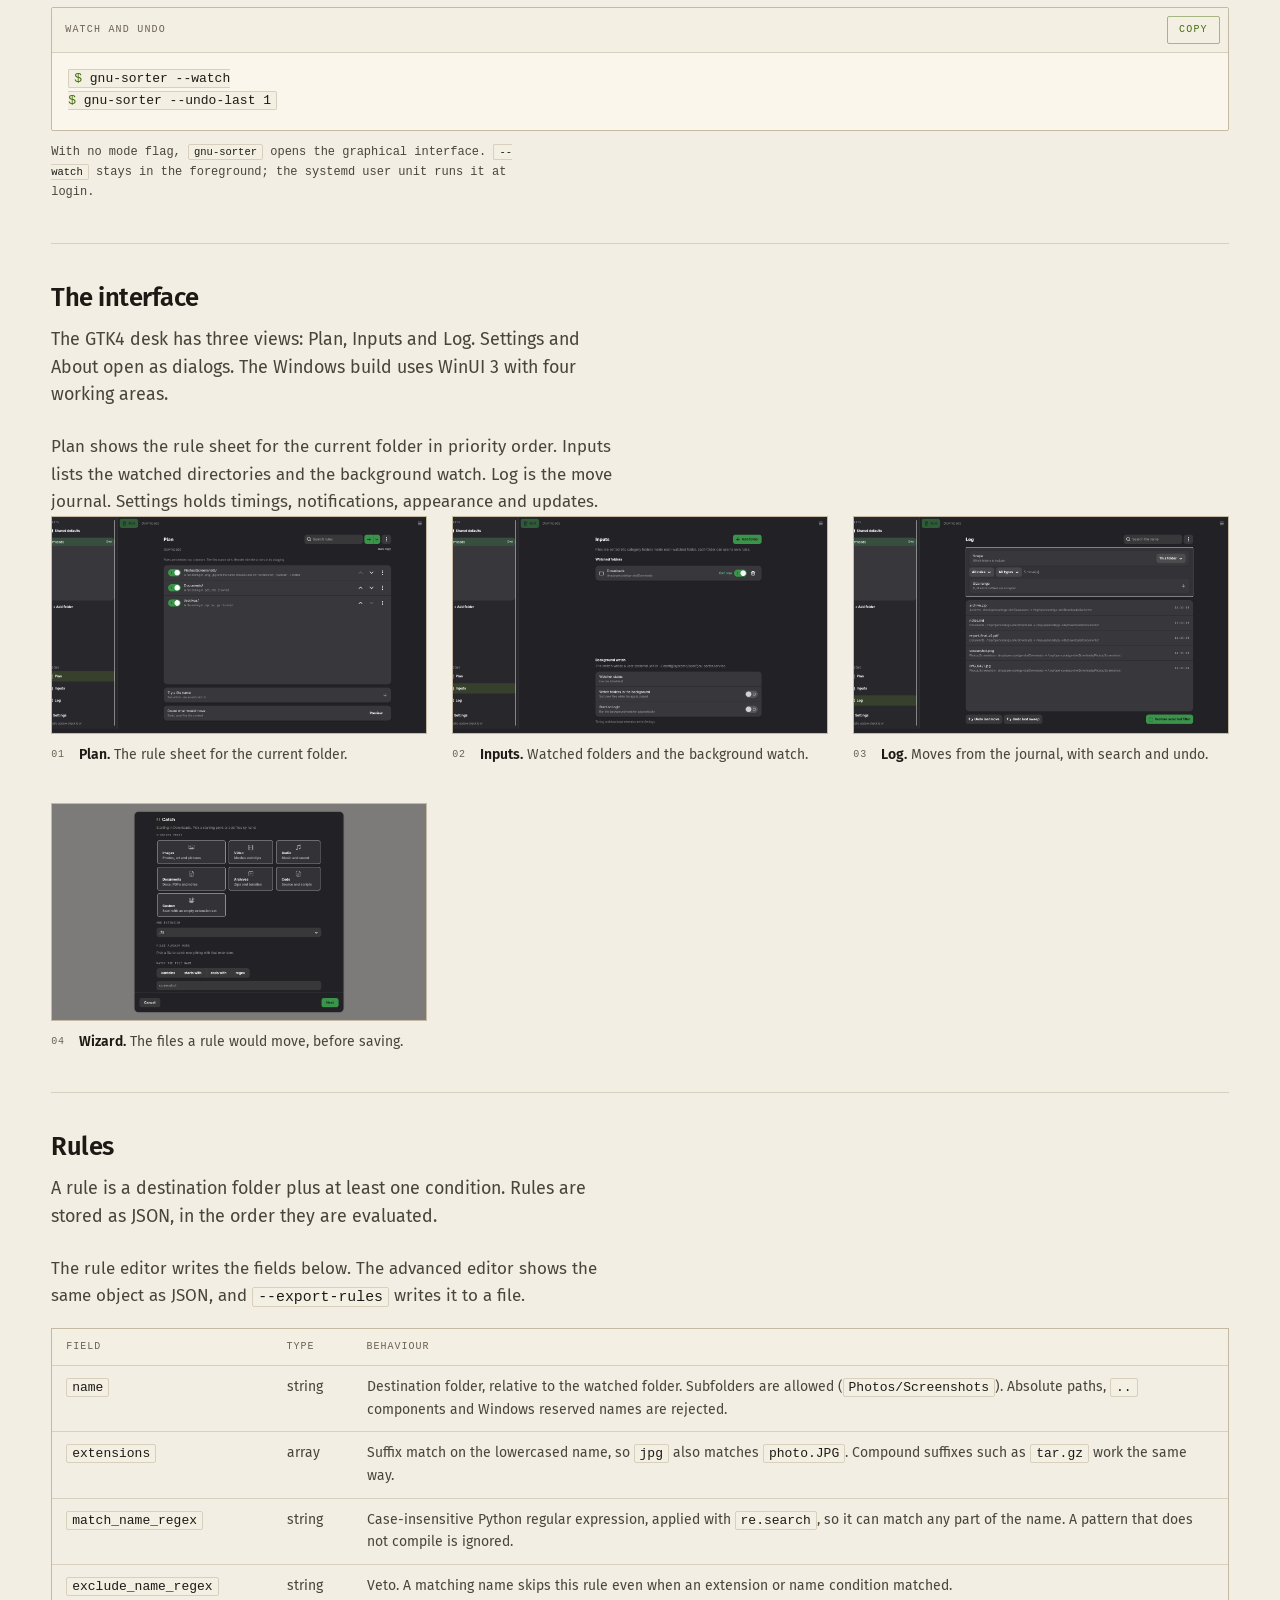
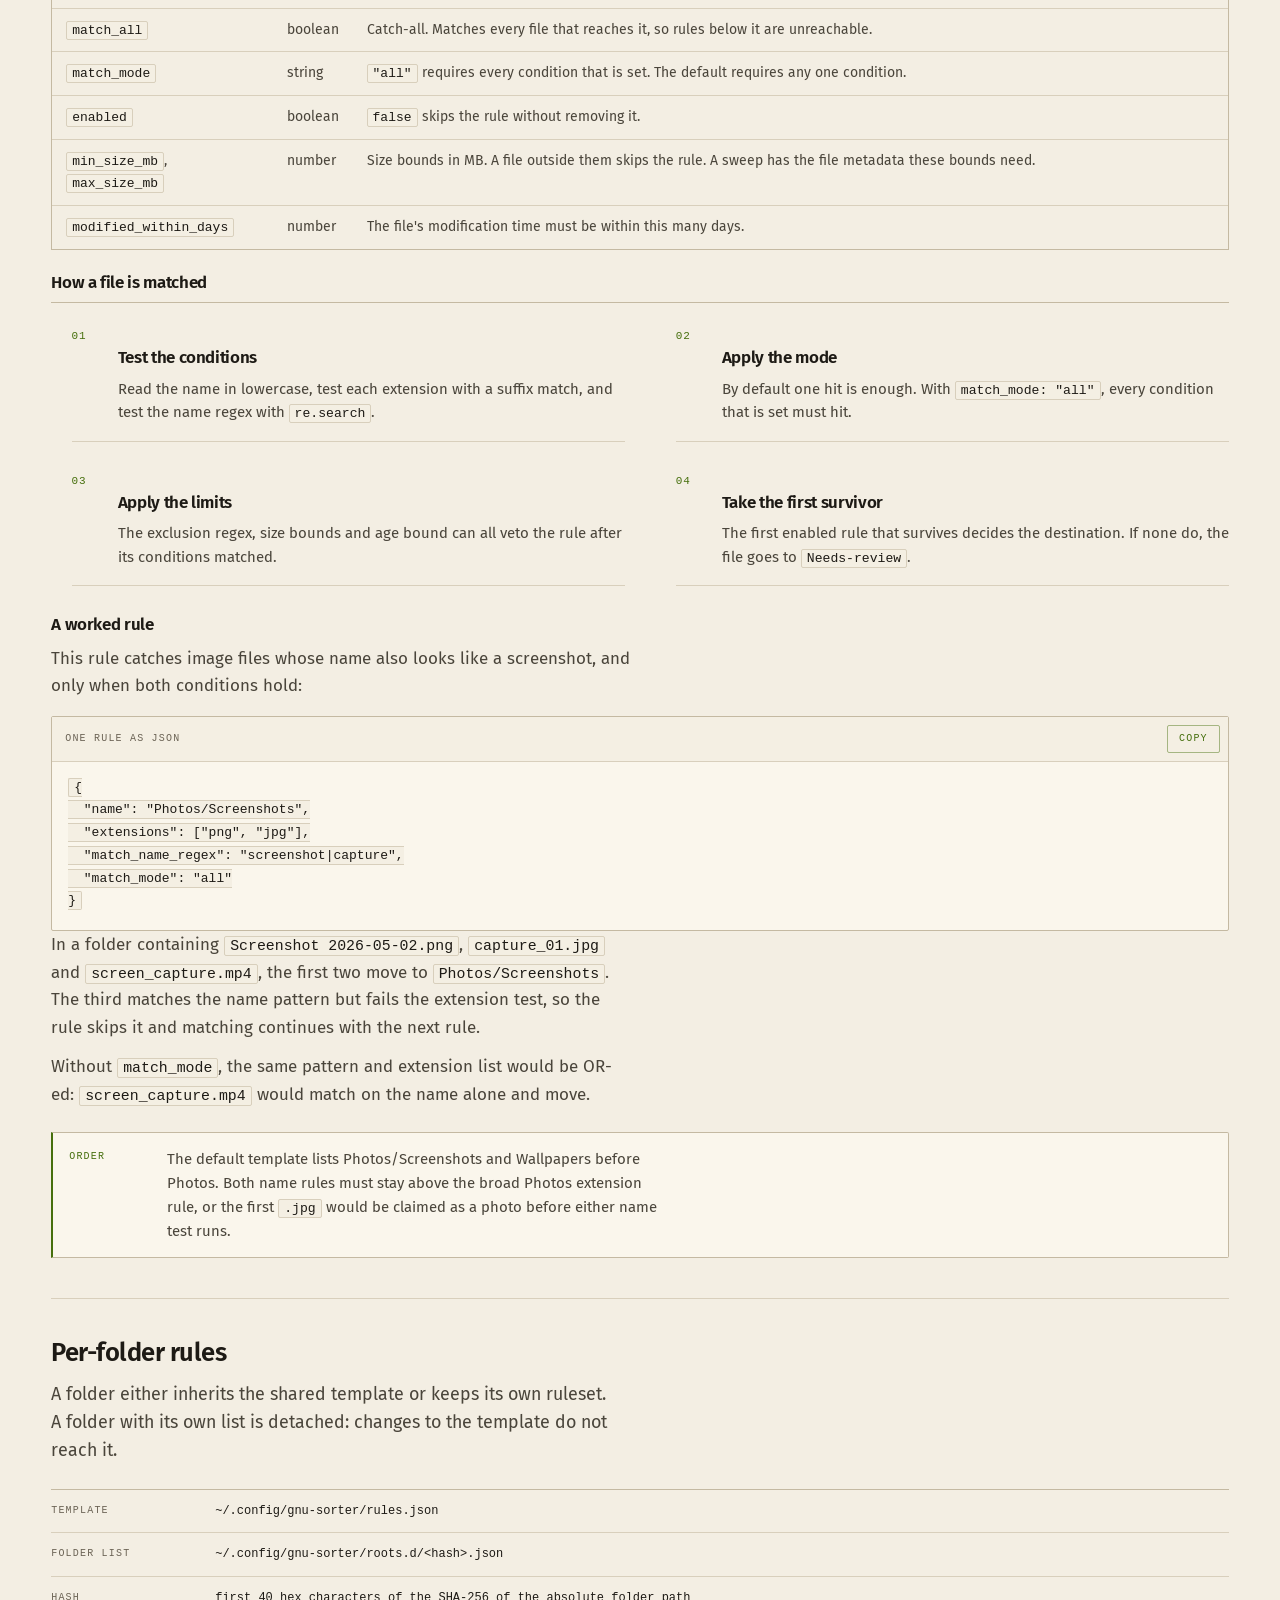
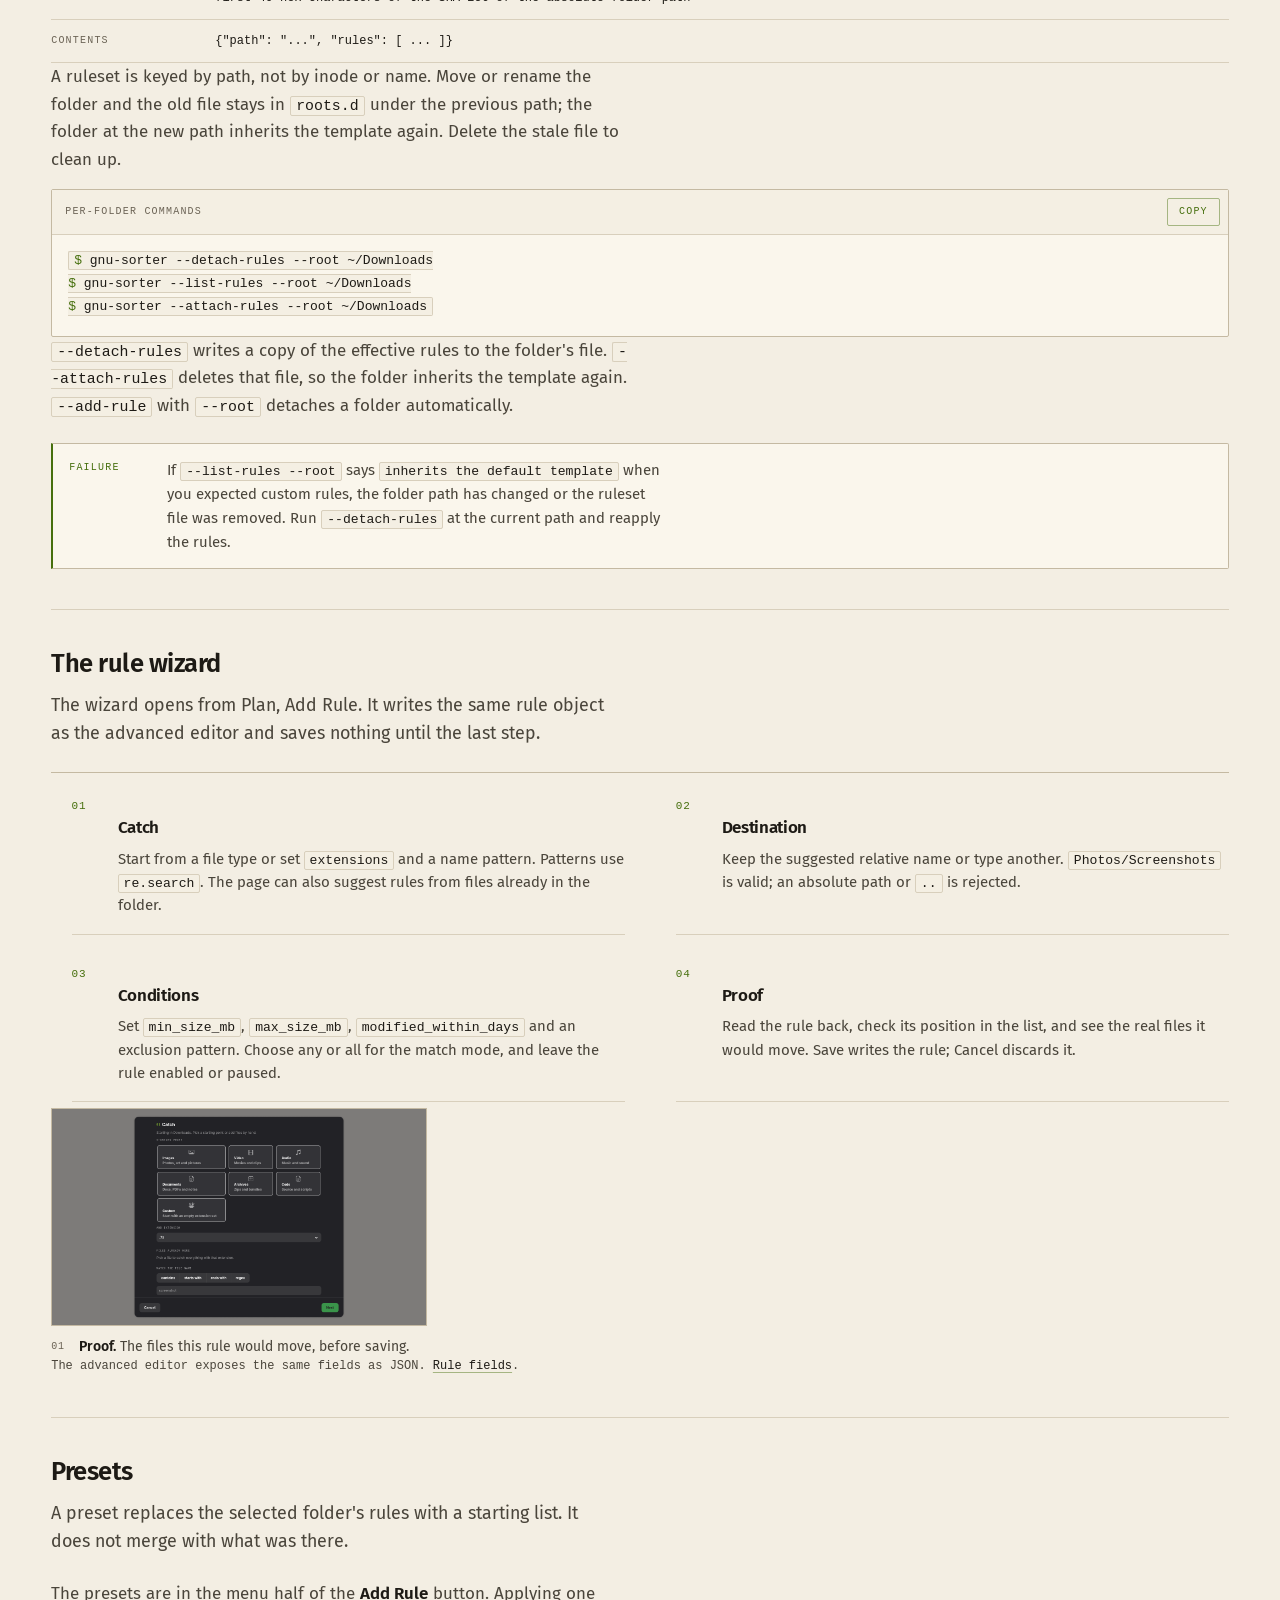
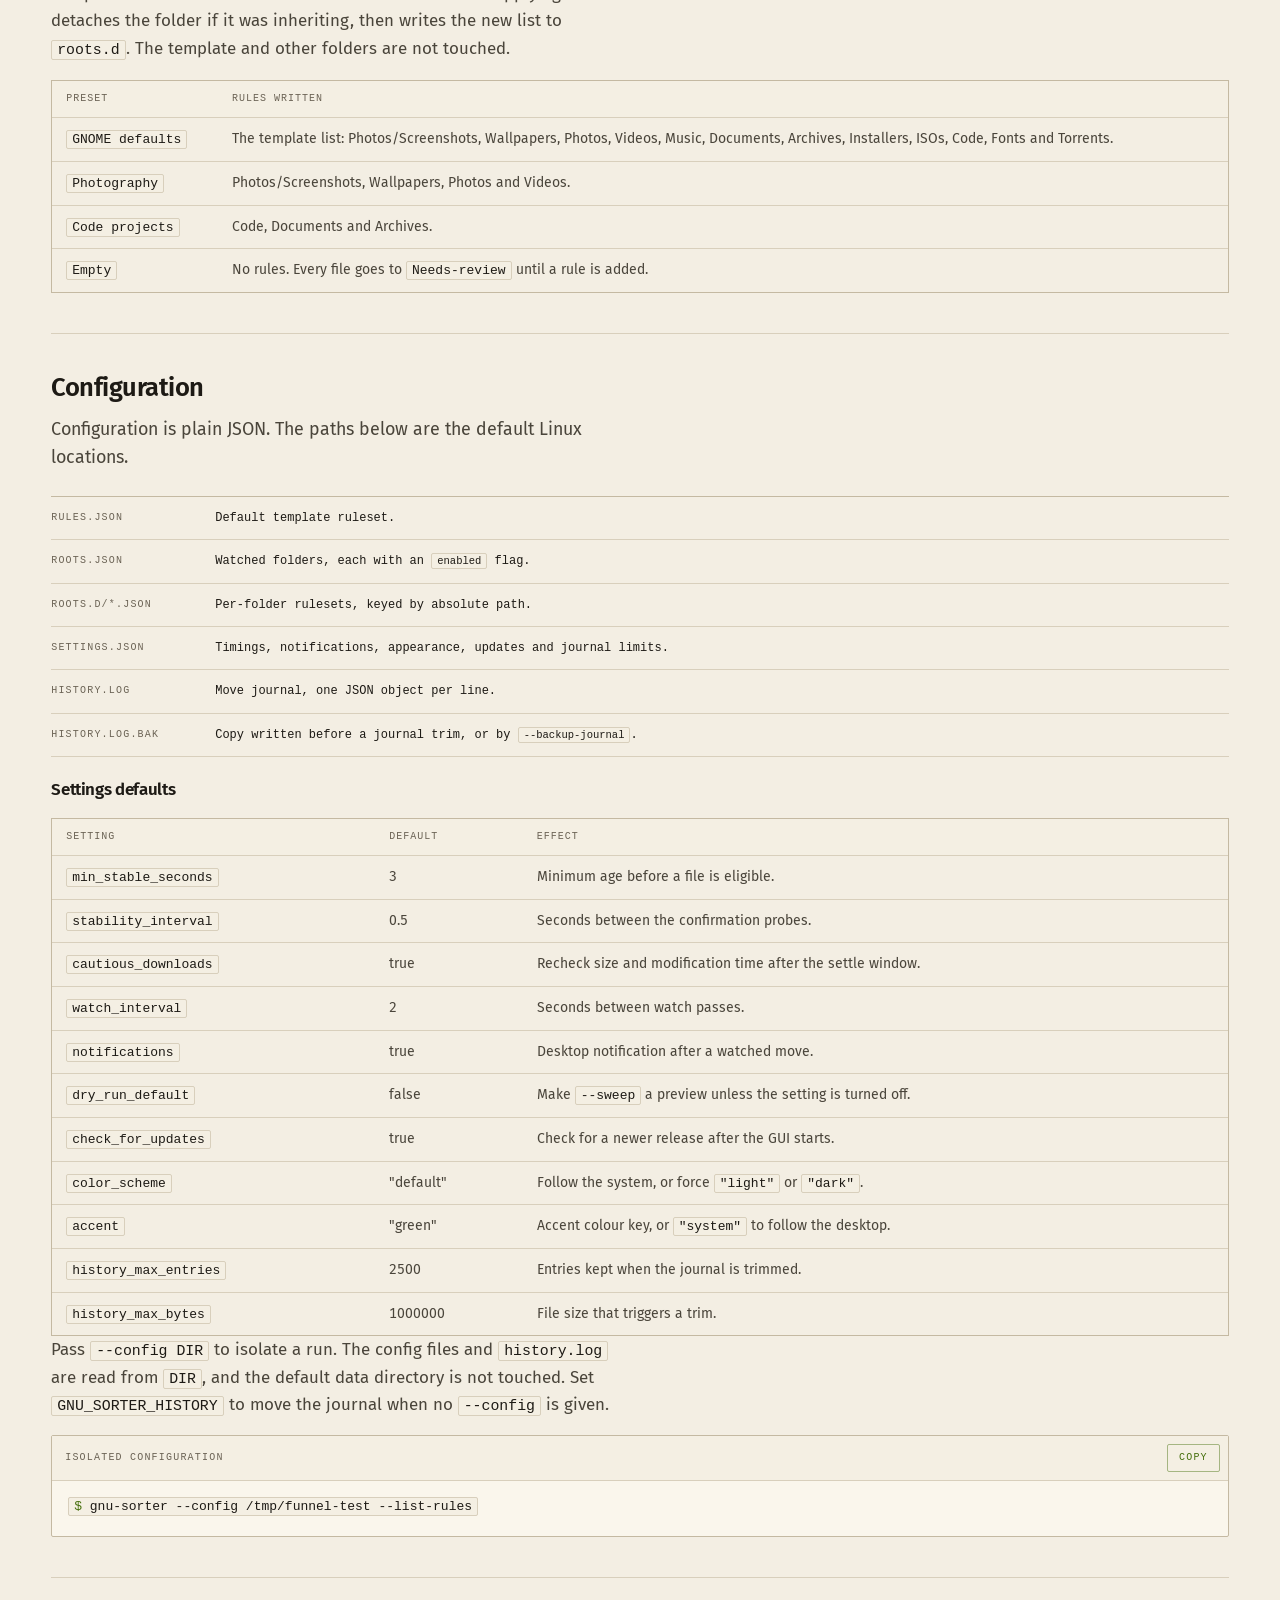
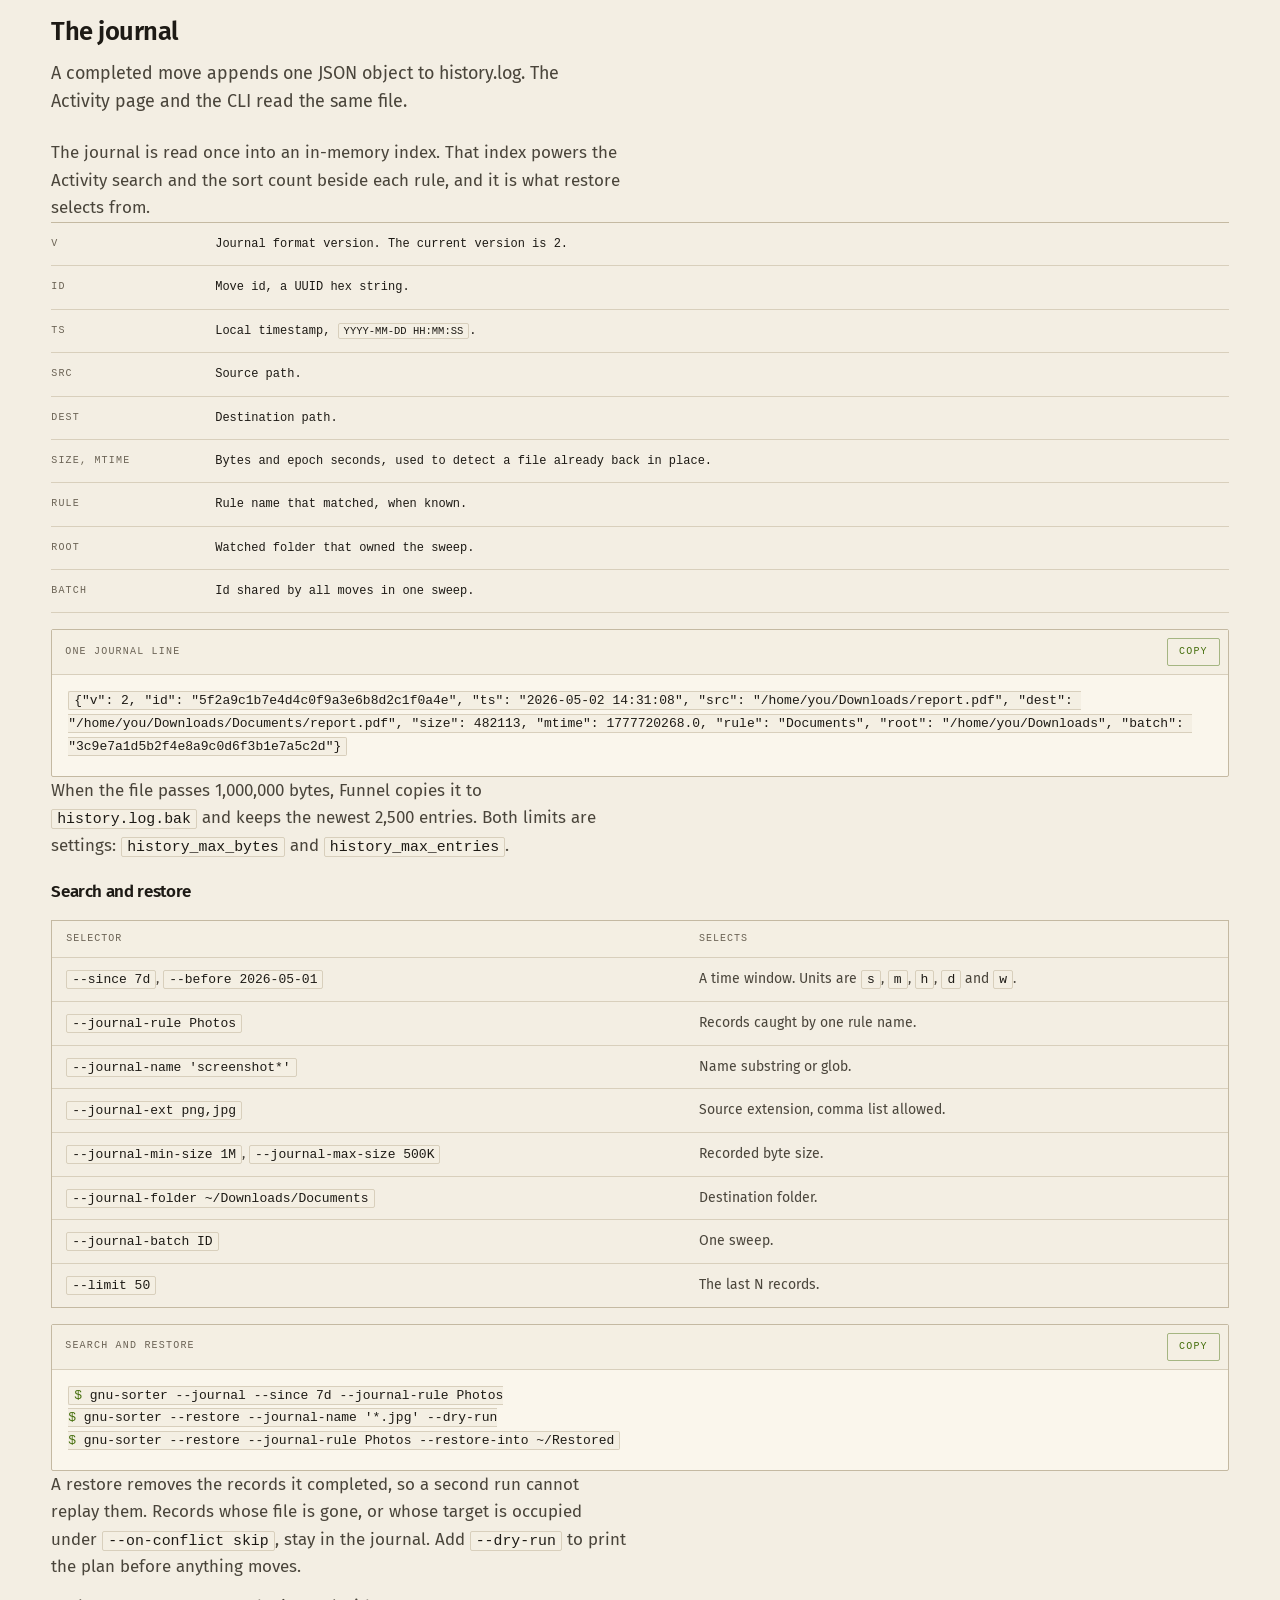
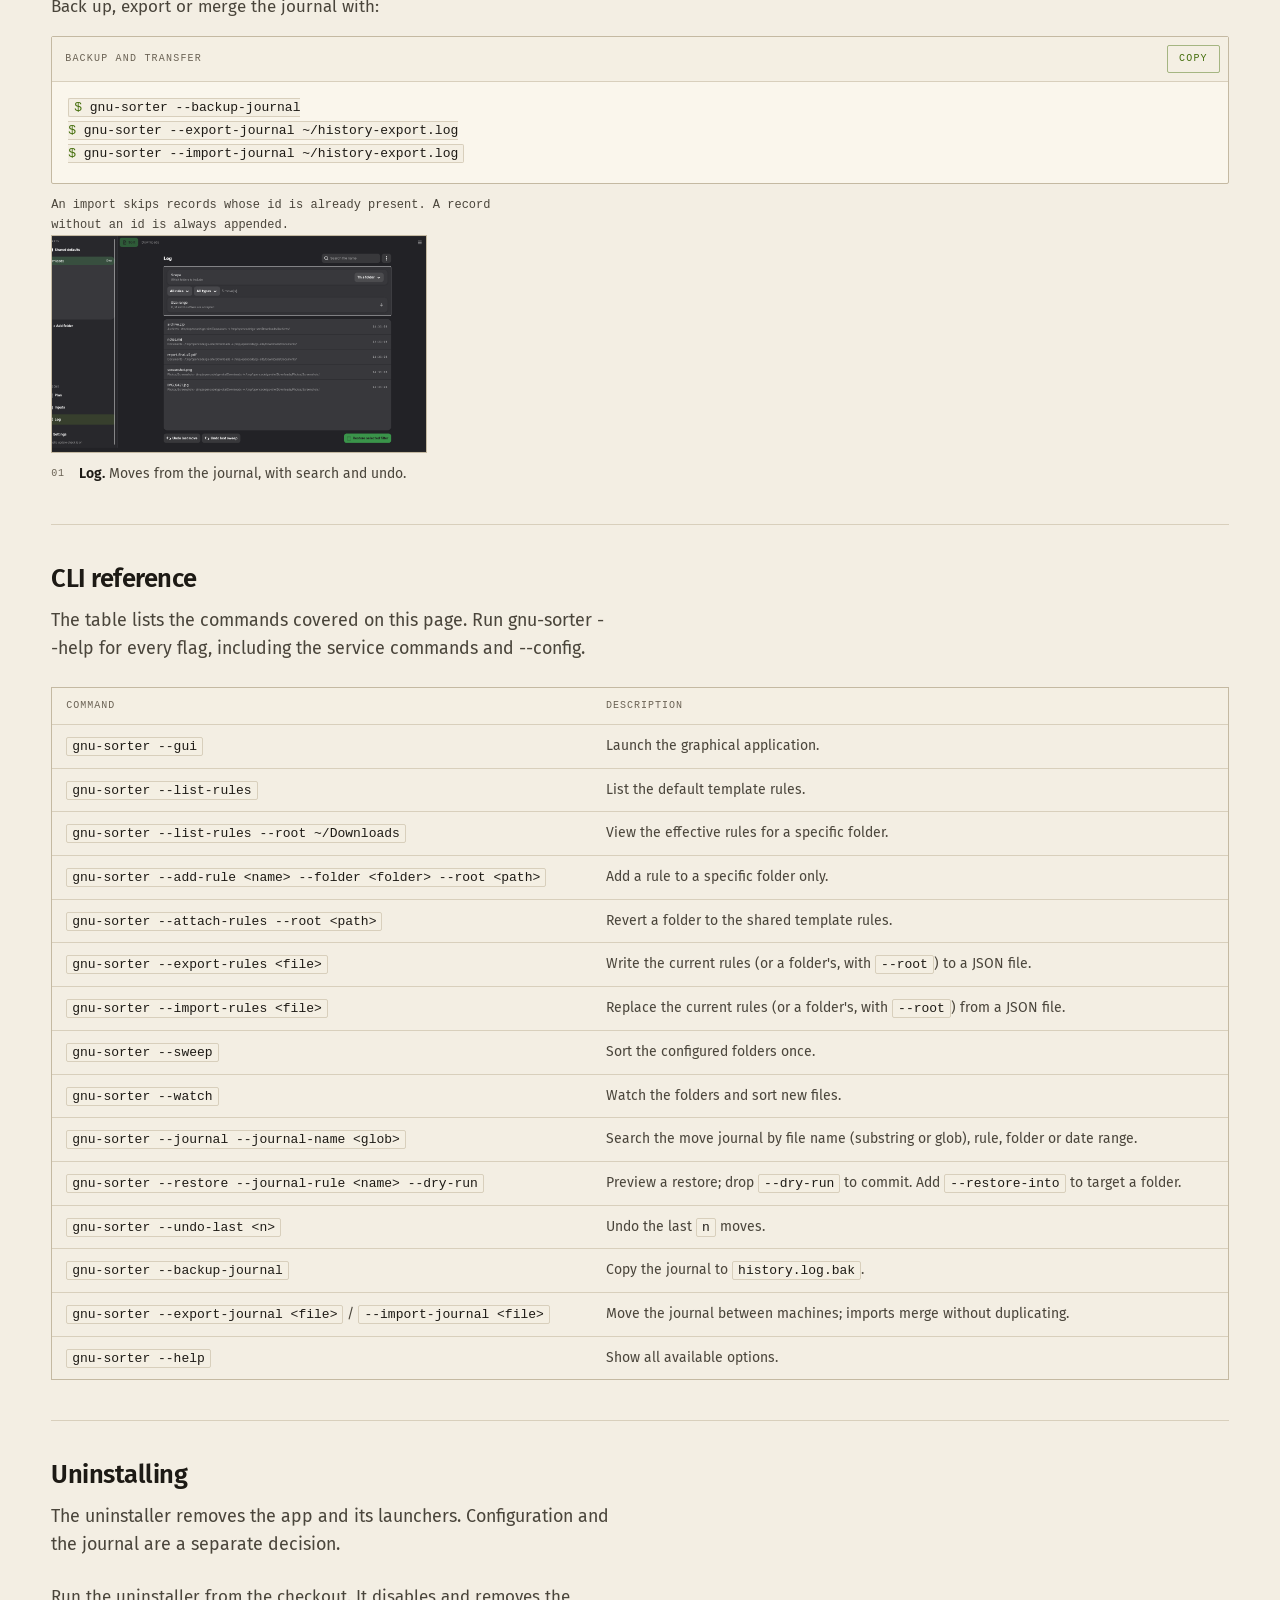
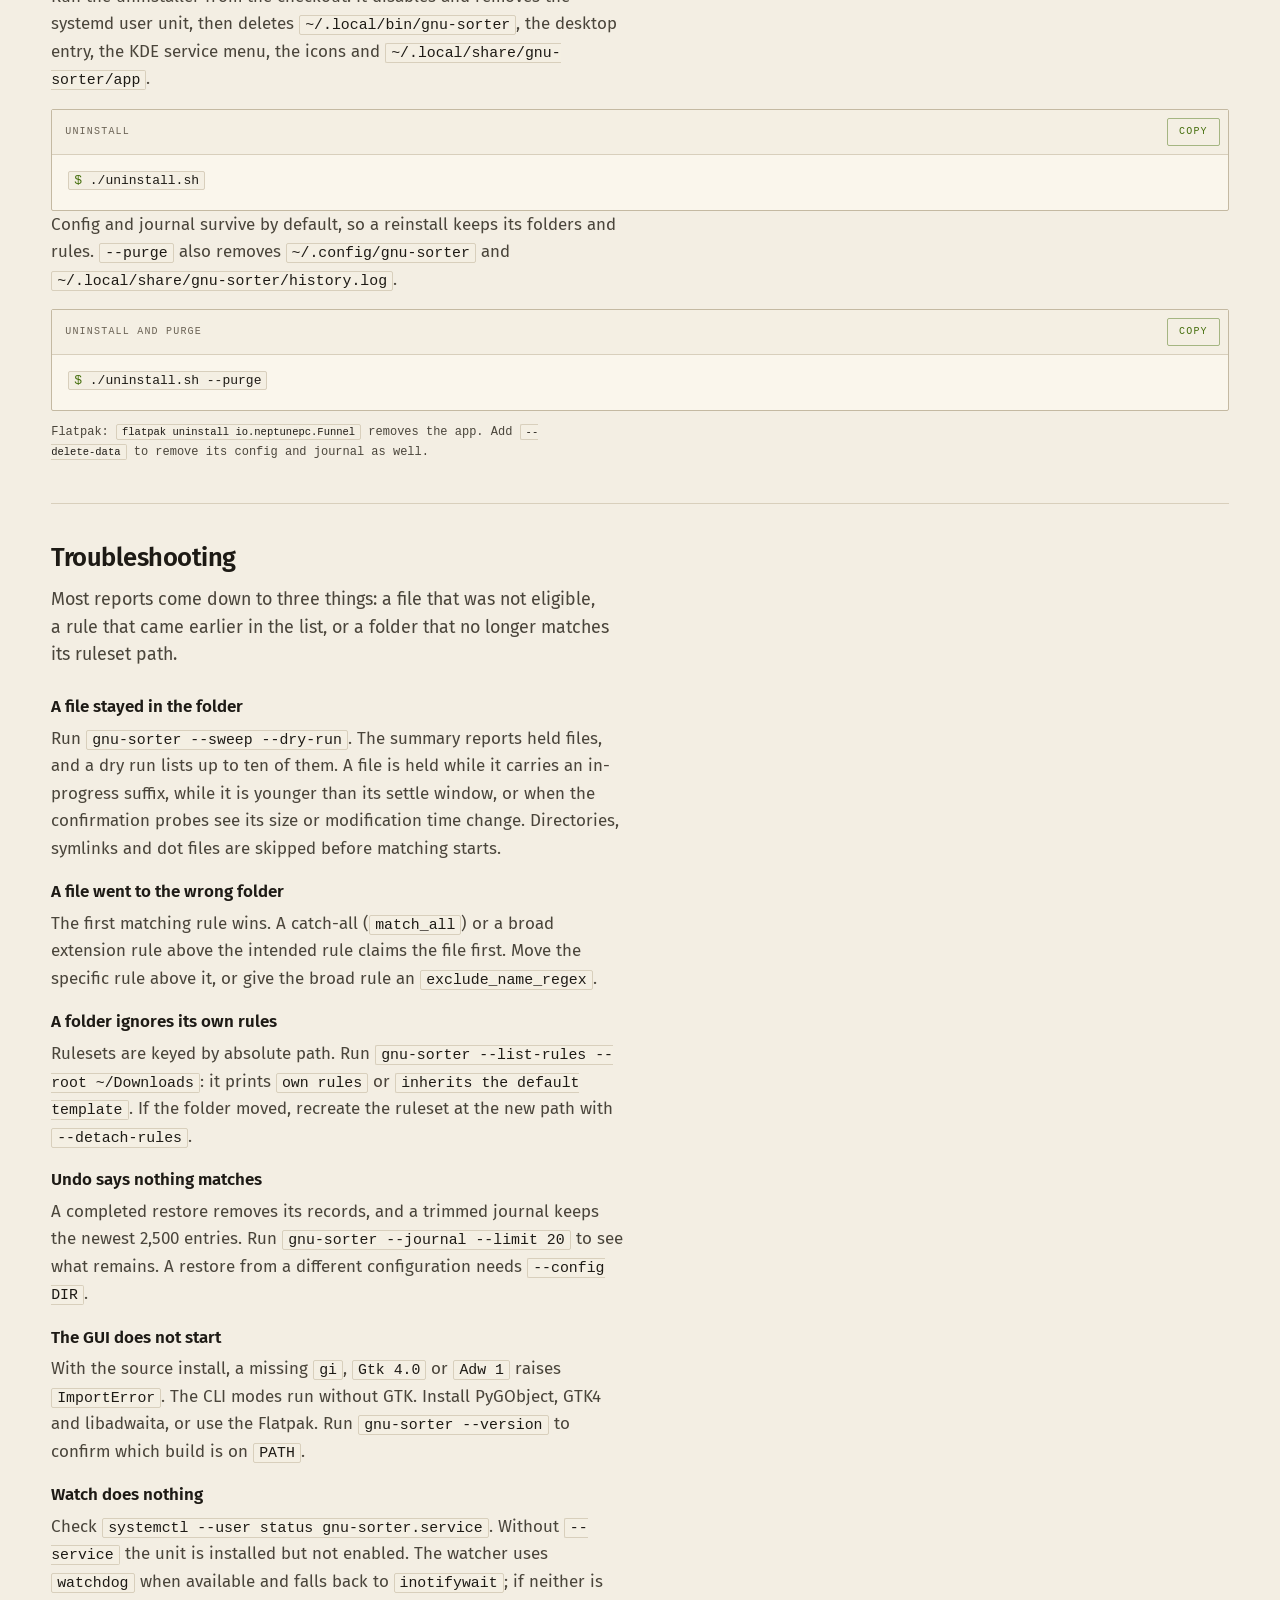
<file: docs/docs.html>
<!DOCTYPE html>
<html lang="en" data-theme="dark">
<head>
  <meta charset="UTF-8">
  <meta name="viewport" content="width=device-width, initial-scale=1.0">
  <title>Funnel documentation</title>
  <meta name="description" content="Install Funnel, write rules per folder, read the journal, restore moves, and use the command line.">
  <meta name="theme-color" content="#12110f">
  <meta property="og:type" content="website">
  <meta property="og:title" content="Funnel documentation">
  <meta property="og:description" content="Installation, rules per folder, the rule wizard, the journal and the command-line reference.">
  <meta property="og:image" content="https://notmicrosoft2000-cmd.github.io/gnu-sorter/icon.png">
  <meta property="og:url" content="https://notmicrosoft2000-cmd.github.io/gnu-sorter/docs.html">
  <link rel="icon" href="favicon.ico">
  <link rel="stylesheet" href="style.css">
  <script>
    // Apply the saved theme before paint to avoid a flash.
    (function () {
      try {
        var stored = localStorage.getItem('gs-theme');
        if (stored === 'light' || stored === 'dark') {
          document.documentElement.setAttribute('data-theme', stored);
        } else if (window.matchMedia('(prefers-color-scheme: light)').matches) {
          document.documentElement.setAttribute('data-theme', 'light');
        }
      } catch (e) { /* ignore */ }
    })();
  </script>
  <noscript>
    <style>
      @media (max-width: 900px) {
        .site-header .header-inner { flex-wrap: wrap; }
        .primary-nav {
          order: 3;
          position: static;
          display: flex !important;
          flex-direction: row;
          flex-wrap: wrap;
          width: 100%;
          margin: 0;
          padding: 0 0 10px;
          border: 0;
          background: transparent;
        }
        .primary-nav a { padding: 6px 14px 6px 0; border-bottom: 0; }
        .menu-toggle { display: none; }
      }
    </style>
  </noscript>
</head>
<body>
  <a class="skip-link" href="#main">Skip to content</a>

  <header class="site-header">
    <div class="header-inner">
      <a class="brand" href="index.html" aria-label="Funnel home">
        <span class="brand-mark" aria-hidden="true">
          <svg viewBox="0 0 24 24" width="24" height="24" fill="none">
            <path d="M3 7.5A2.5 2.5 0 0 1 5.5 5h3.6a2 2 0 0 1 1.4.6L12 7h6.5A2.5 2.5 0 0 1 21 9.5v7A2.5 2.5 0 0 1 18.5 19h-13A2.5 2.5 0 0 1 3 16.5Z" stroke="currentColor" stroke-width="1.6"/>
            <path d="M7.5 12h7M7.5 15h4" stroke="#a3e635" stroke-width="1.8" stroke-linecap="round"/>
          </svg>
        </span>
        <span class="brand-text">Funnel</span>
      </a>

      <nav class="primary-nav" id="primary-nav" aria-label="Primary">
        <a href="index.html">Home</a>
        <a href="features.html">Features</a>
        <a href="how-it-works.html">How it works</a>
        <a href="download.html">Download</a>
        <a href="docs.html" aria-current="page">Documentation</a>
        <a class="nav-external" href="https://github.com/notmicrosoft2000-cmd/gnu-sorter" target="_blank" rel="noopener">GitHub</a>
      </nav>

      <div class="header-actions">
        <button class="icon-button theme-toggle" type="button" aria-label="Toggle color theme" aria-pressed="false">
          <svg class="icon-moon" viewBox="0 0 24 24" width="18" height="18" fill="none" aria-hidden="true"><path d="M20 14.5A8 8 0 0 1 9.5 4a8 8 0 1 0 10.5 10.5Z" stroke="currentColor" stroke-width="1.6" stroke-linejoin="round"/></svg>
          <svg class="icon-sun" viewBox="0 0 24 24" width="18" height="18" fill="none" aria-hidden="true"><circle cx="12" cy="12" r="4" stroke="currentColor" stroke-width="1.6"/><path d="M12 3v2M12 19v2M3 12h2M19 12h2M5.6 5.6 7 7M17 17l1.4 1.4M18.4 5.6 17 7M7 17l-1.4 1.4" stroke="currentColor" stroke-width="1.6" stroke-linecap="round"/></svg>
        </button>
        <a class="btn btn--line btn--sm" href="download.html">Install</a>
        <button class="icon-button menu-toggle" type="button" aria-label="Open navigation" aria-expanded="false" aria-controls="primary-nav">
          <svg viewBox="0 0 24 24" width="20" height="20" fill="none" aria-hidden="true"><path d="M4 7h16M4 12h16M4 17h16" stroke="currentColor" stroke-width="1.8" stroke-linecap="round"/></svg>
        </button>
      </div>
    </div>
  </header>

  <main id="main">
    <div class="wrap docs-head">
      <h1>Funnel documentation</h1>
      <p class="docs-intro">Funnel is a GPL-3.0 file sorter for Linux and Windows, version 3.1. It watches the folders you add and moves each file to the folder its first matching rule names. Rules are per folder, every move is journaled, and a restore can put a file back.</p>
    </div>

    <div class="wrap docs-layout">
      <aside class="docs-sidebar">
        <p class="docs-sidebar-title">On this page</p>
        <nav aria-label="On this page">
          <a href="#overview">Overview</a>
          <a href="#requirements">Requirements</a>
          <a href="#install">Installation</a>
          <a href="#quickstart">Quick start</a>
          <a href="#interface">The interface</a>
          <a href="#rules">Rules</a>
          <a href="#per-folder">Per-folder rules</a>
          <a href="#wizard">The rule wizard</a>
          <a href="#presets">Presets</a>
          <a href="#configuration">Configuration</a>
          <a href="#journal">The journal</a>
          <a href="#cli">CLI reference</a>
          <a href="#uninstall">Uninstalling</a>
          <a href="#troubleshooting">Troubleshooting</a>
          <a href="#help">Getting help</a>
        </nav>
      </aside>

      <article class="docs-content docs-content--wide">
        <section id="overview" class="docs-section">
          <header class="sec-head">
            <h2>Overview</h2>
            <p class="sec-lede">One pass reads the top level of each folder, matches every file against that folder's rules, and moves it to the first destination that fits.</p>
          </header>
          <div class="prose">
            <p>A sweep reads only the top level of each watched folder. Directories, symlinks and names that begin with a dot are left alone, so a folder is never sorted into itself.</p>
            <p>Matching walks the rule list from top to bottom. A rule matches on an extension (a suffix match on the lowercased name), on a regular expression searched against the name, or on both. The first enabled rule that matches decides the destination, and its position in the list is its priority.</p>
            <p>Files that match no rule go to <code>Needs-review</code> inside the watched folder. An existing name is not replaced: a second <code>report.pdf</code> becomes <code>report (1).pdf</code>.</p>
          </div>
          <div class="note">
            <span class="note-label">Skipped</span>
            <p>A file with an in-progress suffix is never moved: <code>.part</code>, <code>.crdownload</code>, <code>.download</code>, <code>.opdownload</code>, <code>.partial</code>, <code>.tmp</code>, <code>.filepart</code> or <code>.ytdl</code>. Everything else must be older than its settle window: 3 seconds by default, plus 4 seconds per 100 MB above 100 MB, capped at 60 extra seconds. With cautious downloads on (the default), the sweep then samples each file twice, 0.5 seconds apart, and holds it if the size or modification time changed. The sweep reports these files as waiting.</p>
          </div>
        </section>

        <section id="requirements" class="docs-section">
          <header class="sec-head">
            <h2>Requirements</h2>
            <p class="sec-lede">The Flatpak carries its own runtime. The user-local install runs from the source tree and uses the GTK4 stack already on the system.</p>
          </header>
          <div class="prose">
            <ul>
              <li><strong>Flatpak:</strong> a Linux desktop with Flatpak installed. The runtime provides GTK4 and libadwaita.</li>
              <li><strong>User-local:</strong> Python 3.11 or newer, PyGObject, GTK4 and libadwaita. The installer copies the source and creates a symlink; it does not install Python packages.</li>
              <li><strong>Watching:</strong> the watcher uses <code>watchdog</code> when it is installed and falls back to <code>inotifywait</code>. A sweep needs neither.</li>
              <li><strong>Files:</strong> local paths that your user account can read and write. Symlinks are skipped.</li>
            </ul>
            <p>To check the GTK bindings before a source install:</p>
          </div>
          <div class="code">
            <div class="code-head">
              <span class="code-label">Check the bindings</span>
              <button class="copy-btn" type="button" data-copy="python3 -c &quot;import gi; gi.require_version('Gtk', '4.0'); gi.require_version('Adw', '1')&quot;" aria-label="Copy the GTK binding check">Copy</button>
            </div>
            <pre><code>python3 -c "import gi; gi.require_version('Gtk', '4.0'); gi.require_version('Adw', '1')"</code></pre>
          </div>
          <p class="fineprint">An <code>ImportError</code> or a missing namespace names the package the desktop is missing.</p>
          <div class="prose">
            <p>Windows has a separate native build in the <a href="https://github.com/notmicrosoft2000-cmd/gnu-sorter-windows" target="_blank" rel="noopener">gnu-sorter-windows</a> repository, with the same four working areas and the same GPL-3.0 license. The <a href="download.html">download page</a> lists both platforms.</p>
          </div>
        </section>

        <section id="install" class="docs-section">
          <header class="sec-head">
            <h2>Installation</h2>
            <p class="sec-lede">Flatpak is the primary Linux package. The user-local installer copies the app into your home directory and needs no root.</p>
          </header>

          <h3>Flatpak</h3>
          <p>The three commands add the project repository, install Funnel and start it.</p>
          <div class="code">
            <div class="code-head">
              <span class="code-label">Linux, Flatpak</span>
              <button class="copy-btn" type="button" data-copy="flatpak remote-add --if-not-exists funnel \
  https://notmicrosoft2000-cmd.github.io/gnu-sorter/flatpak/io.neptunepc.Funnel.flatpakrepo
flatpak install funnel io.neptunepc.Funnel
flatpak run io.neptunepc.Funnel" aria-label="Copy the Flatpak install commands">Copy</button>
            </div>
            <pre><code><span class="prompt" aria-hidden="true">$</span> flatpak remote-add --if-not-exists funnel \
  https://notmicrosoft2000-cmd.github.io/gnu-sorter/flatpak/io.neptunepc.Funnel.flatpakrepo
<span class="prompt" aria-hidden="true">$</span> flatpak install funnel io.neptunepc.Funnel
<span class="prompt" aria-hidden="true">$</span> flatpak run io.neptunepc.Funnel</code></pre>
          </div>
          <p class="fineprint">Updates arrive with <code>flatpak update io.neptunepc.Funnel</code>. This build leaves out the optional tray helper and has no built-in autostart. <a href="download.html">Other install paths</a>.</p>

          <h3>User-local install</h3>
          <p>The script installs into the current user's home directory. It copies the app to <code>~/.local/share/gnu-sorter/app</code>, links <code>~/.local/bin/gnu-sorter</code>, and writes the desktop entry, icons, KDE service menu and systemd user unit.</p>
          <div class="code">
            <div class="code-head">
              <span class="code-label">One line</span>
              <button class="copy-btn" type="button" data-copy="curl -fsSL https://raw.githubusercontent.com/notmicrosoft2000-cmd/gnu-sorter/main/install-gnu-sorter.sh | bash" aria-label="Copy the one-line installer">Copy</button>
            </div>
            <pre><code><span class="prompt" aria-hidden="true">$</span> curl -fsSL https://raw.githubusercontent.com/notmicrosoft2000-cmd/gnu-sorter/main/install-gnu-sorter.sh | bash</code></pre>
          </div>
          <p>Add <code>--service</code> to enable and start the watcher at login:</p>
          <div class="code">
            <div class="code-head">
              <span class="code-label">With the watcher</span>
              <button class="copy-btn" type="button" data-copy="curl -fsSL https://raw.githubusercontent.com/notmicrosoft2000-cmd/gnu-sorter/main/install-gnu-sorter.sh | bash -s -- --service" aria-label="Copy the installer command with the watcher service">Copy</button>
            </div>
            <pre><code><span class="prompt" aria-hidden="true">$</span> curl -fsSL https://raw.githubusercontent.com/notmicrosoft2000-cmd/gnu-sorter/main/install-gnu-sorter.sh | bash -s -- --service</code></pre>
          </div>
          <p class="fineprint">Without <code>--service</code> the unit is written but not enabled. Start it later with <code>systemctl --user enable --now gnu-sorter.service</code>.</p>

          <h3>By hand</h3>
          <ol class="seq seq--stack">
            <li class="seq-item">
              <span class="seq-index">01</span>
              <div>
                <h3 class="seq-title">Clone the repository</h3>
                <p class="seq-text">The checkout contains the app, the installer and the service unit.</p>
                <div class="code">
                  <div class="code-head">
                    <span class="code-label">Clone</span>
                    <button class="copy-btn" type="button" data-copy="git clone https://github.com/notmicrosoft2000-cmd/gnu-sorter.git &amp;&amp; cd gnu-sorter" aria-label="Copy the clone command">Copy</button>
                  </div>
                  <pre><code><span class="prompt" aria-hidden="true">$</span> git clone https://github.com/notmicrosoft2000-cmd/gnu-sorter.git &amp;&amp; cd gnu-sorter</code></pre>
                </div>
              </div>
            </li>
            <li class="seq-item">
              <span class="seq-index">02</span>
              <div>
                <h3 class="seq-title">Run the installer</h3>
                <p class="seq-text">Add <code>--service</code> if the watcher should start at login.</p>
                <div class="code">
                  <div class="code-head">
                    <span class="code-label">Install</span>
                    <button class="copy-btn" type="button" data-copy="./install.sh" aria-label="Copy the install command">Copy</button>
                  </div>
                  <pre><code><span class="prompt" aria-hidden="true">$</span> ./install.sh</code></pre>
                </div>
              </div>
            </li>
            <li class="seq-item">
              <span class="seq-index">03</span>
              <div>
                <h3 class="seq-title">Start the app</h3>
                <p class="seq-text">The launcher also appears in your applications menu. The CLI modes work without a graphical session.</p>
                <div class="code">
                  <div class="code-head">
                    <span class="code-label">Run</span>
                    <button class="copy-btn" type="button" data-copy="gnu-sorter --gui" aria-label="Copy the run command">Copy</button>
                  </div>
                  <pre><code><span class="prompt" aria-hidden="true">$</span> gnu-sorter --gui</code></pre>
                </div>
              </div>
            </li>
          </ol>
          <p class="fineprint">A source checkout reads the same configuration directory as the installed copy, so the two share folders, rules and journal.</p>

          <div class="note">
            <span class="note-label">Updates</span>
            <p>Flatpak: <code>flatpak update io.neptunepc.Funnel</code>. User-local: <code>gnu-sorter --update-check</code>, then <code>gnu-sorter --update</code>. The updater follows the release channel of the running build, and after an update it prints the <code>systemctl --user restart gnu-sorter</code> command when the watcher is enabled.</p>
          </div>
        </section>

        <section id="quickstart" class="docs-section">
          <header class="sec-head">
            <h2>Quick start</h2>
            <p class="sec-lede">Add a folder, give it a rule, then run a sweep. Watching repeats the same pass as new files arrive.</p>
          </header>

          <h3>In the application</h3>
          <ol class="seq">
            <li class="seq-item">
              <span class="seq-index">01</span>
              <div>
                <h3 class="seq-title">Add a folder</h3>
                <p class="seq-text">Open <strong>Inputs</strong>, then <strong>Add folder</strong>. Pick a folder your user account owns, for example <code>~/Downloads</code>.</p>
              </div>
            </li>
            <li class="seq-item">
              <span class="seq-index">02</span>
              <div>
                <h3 class="seq-title">Add a rule</h3>
                <p class="seq-text"><strong>Plan</strong>, then <strong>Add Rule</strong> opens the wizard. A rule needs a destination name and at least one condition.</p>
              </div>
            </li>
            <li class="seq-item">
              <span class="seq-index">03</span>
              <div>
                <h3 class="seq-title">Or start from a preset</h3>
                <p class="seq-text">The menu half of <strong>Add Rule</strong> applies a preset to the selected folder. A preset replaces that folder's list.</p>
              </div>
            </li>
            <li class="seq-item">
              <span class="seq-index">04</span>
              <div>
                <h3 class="seq-title">Run once or watch</h3>
                <p class="seq-text"><strong>Sort Now</strong> runs a sweep. <strong>Watch</strong> repeats the same pass every <code>watch_interval</code> seconds, 2 by default.</p>
              </div>
            </li>
            <li class="seq-item">
              <span class="seq-index">05</span>
              <div>
                <h3 class="seq-title">Check the result</h3>
                <p class="seq-text"><strong>Activity</strong> lists each move with its rule and destination. <strong>Undo</strong> restores selected records.</p>
              </div>
            </li>
          </ol>

          <h3>From the command line</h3>
          <p>Start with a dry run. It prints each planned move and leaves the folder untouched.</p>
          <div class="code">
            <div class="code-head">
              <span class="code-label">First run</span>
              <button class="copy-btn" type="button" data-copy="gnu-sorter --list-roots
gnu-sorter --sweep --dry-run
gnu-sorter --sweep" aria-label="Copy the first-run commands">Copy</button>
            </div>
            <pre><code><span class="prompt" aria-hidden="true">$</span> gnu-sorter --list-roots
<span class="prompt" aria-hidden="true">$</span> gnu-sorter --sweep --dry-run
<span class="prompt" aria-hidden="true">$</span> gnu-sorter --sweep</code></pre>
          </div>
          <p>Then watch, or reverse the last move:</p>
          <div class="code">
            <div class="code-head">
              <span class="code-label">Watch and undo</span>
              <button class="copy-btn" type="button" data-copy="gnu-sorter --watch
gnu-sorter --undo-last 1" aria-label="Copy the watch and undo commands">Copy</button>
            </div>
            <pre><code><span class="prompt" aria-hidden="true">$</span> gnu-sorter --watch
<span class="prompt" aria-hidden="true">$</span> gnu-sorter --undo-last 1</code></pre>
          </div>
          <p class="fineprint">With no mode flag, <code>gnu-sorter</code> opens the graphical interface. <code>--watch</code> stays in the foreground; the systemd user unit runs it at login.</p>
        </section>

        <section id="interface" class="docs-section" data-shots-section>
          <header class="sec-head">
            <h2>The interface</h2>
            <p class="sec-lede">The GTK4 desk has three views: Plan, Inputs and Log. Settings and About open as dialogs. The Windows build uses WinUI 3 with four working areas.</p>
          </header>
          <div class="prose">
            <p>Plan shows the rule sheet for the current folder in priority order. Inputs lists the watched directories and the background watch. Log is the move journal. Settings holds timings, notifications, appearance and updates.</p>
          </div>
          <div class="gallery">
            <figure class="shot shot--4">
              <div class="shot-media"><img src="images/desk-plan.png" alt="The Plan view showing a folder's rules in priority order." loading="lazy" data-shot></div>
              <figcaption><span class="shot-no">01</span><span><b>Plan.</b> The rule sheet for the current folder.</span></figcaption>
            </figure>
            <figure class="shot shot--4">
              <div class="shot-media"><img src="images/desk-inputs.png" alt="The Inputs view listing watched folders." loading="lazy" data-shot></div>
              <figcaption><span class="shot-no">02</span><span><b>Inputs.</b> Watched folders and the background watch.</span></figcaption>
            </figure>
            <figure class="shot shot--4">
              <div class="shot-media"><img src="images/desk-log.png" alt="The Log view listing moves from the journal." loading="lazy" data-shot></div>
              <figcaption><span class="shot-no">03</span><span><b>Log.</b> Moves from the journal, with search and undo.</span></figcaption>
            </figure>
            <figure class="shot shot--4">
              <div class="shot-media"><img src="images/desk-wizard.png" alt="The rule wizard showing the files a rule would move." loading="lazy" data-shot></div>
              <figcaption><span class="shot-no">04</span><span><b>Wizard.</b> The files a rule would move, before saving.</span></figcaption>
            </figure>
          </div>
        </section>

        <section id="rules" class="docs-section">
          <header class="sec-head">
            <h2>Rules</h2>
            <p class="sec-lede">A rule is a destination folder plus at least one condition. Rules are stored as JSON, in the order they are evaluated.</p>
          </header>
          <div class="prose">
            <p>The rule editor writes the fields below. The advanced editor shows the same object as JSON, and <code>--export-rules</code> writes it to a file.</p>
          </div>
          <div class="table-wrap">
            <table>
              <thead>
                <tr><th scope="col">Field</th><th scope="col">Type</th><th scope="col">Behaviour</th></tr>
              </thead>
              <tbody>
                <tr><td><code>name</code></td><td>string</td><td>Destination folder, relative to the watched folder. Subfolders are allowed (<code>Photos/Screenshots</code>). Absolute paths, <code>..</code> components and Windows reserved names are rejected.</td></tr>
                <tr><td><code>extensions</code></td><td>array</td><td>Suffix match on the lowercased name, so <code>jpg</code> also matches <code>photo.JPG</code>. Compound suffixes such as <code>tar.gz</code> work the same way.</td></tr>
                <tr><td><code>match_name_regex</code></td><td>string</td><td>Case-insensitive Python regular expression, applied with <code>re.search</code>, so it can match any part of the name. A pattern that does not compile is ignored.</td></tr>
                <tr><td><code>exclude_name_regex</code></td><td>string</td><td>Veto. A matching name skips this rule even when an extension or name condition matched.</td></tr>
                <tr><td><code>match_all</code></td><td>boolean</td><td>Catch-all. Matches every file that reaches it, so rules below it are unreachable.</td></tr>
                <tr><td><code>match_mode</code></td><td>string</td><td><code>"all"</code> requires every condition that is set. The default requires any one condition.</td></tr>
                <tr><td><code>enabled</code></td><td>boolean</td><td><code>false</code> skips the rule without removing it.</td></tr>
                <tr><td><code>min_size_mb</code>, <code>max_size_mb</code></td><td>number</td><td>Size bounds in MB. A file outside them skips the rule. A sweep has the file metadata these bounds need.</td></tr>
                <tr><td><code>modified_within_days</code></td><td>number</td><td>The file's modification time must be within this many days.</td></tr>
              </tbody>
            </table>
          </div>

          <h3>How a file is matched</h3>
          <ol class="seq">
            <li class="seq-item">
              <span class="seq-index">01</span>
              <div>
                <h3 class="seq-title">Test the conditions</h3>
                <p class="seq-text">Read the name in lowercase, test each extension with a suffix match, and test the name regex with <code>re.search</code>.</p>
              </div>
            </li>
            <li class="seq-item">
              <span class="seq-index">02</span>
              <div>
                <h3 class="seq-title">Apply the mode</h3>
                <p class="seq-text">By default one hit is enough. With <code>match_mode: "all"</code>, every condition that is set must hit.</p>
              </div>
            </li>
            <li class="seq-item">
              <span class="seq-index">03</span>
              <div>
                <h3 class="seq-title">Apply the limits</h3>
                <p class="seq-text">The exclusion regex, size bounds and age bound can all veto the rule after its conditions matched.</p>
              </div>
            </li>
            <li class="seq-item">
              <span class="seq-index">04</span>
              <div>
                <h3 class="seq-title">Take the first survivor</h3>
                <p class="seq-text">The first enabled rule that survives decides the destination. If none do, the file goes to <code>Needs-review</code>.</p>
              </div>
            </li>
          </ol>

          <h3>A worked rule</h3>
          <p>This rule catches image files whose name also looks like a screenshot, and only when both conditions hold:</p>
          <div class="code">
            <div class="code-head">
              <span class="code-label">One rule as JSON</span>
              <button class="copy-btn" type="button" data-copy='{
  "name": "Photos/Screenshots",
  "extensions": ["png", "jpg"],
  "match_name_regex": "screenshot|capture",
  "match_mode": "all"
}' aria-label="Copy the example rule as JSON">Copy</button>
            </div>
            <pre><code>{
  "name": "Photos/Screenshots",
  "extensions": ["png", "jpg"],
  "match_name_regex": "screenshot|capture",
  "match_mode": "all"
}</code></pre>
          </div>
          <div class="prose">
            <p>In a folder containing <code>Screenshot 2026-05-02.png</code>, <code>capture_01.jpg</code> and <code>screen_capture.mp4</code>, the first two move to <code>Photos/Screenshots</code>. The third matches the name pattern but fails the extension test, so the rule skips it and matching continues with the next rule.</p>
            <p>Without <code>match_mode</code>, the same pattern and extension list would be OR-ed: <code>screen_capture.mp4</code> would match on the name alone and move.</p>
          </div>
          <div class="note">
            <span class="note-label">Order</span>
            <p>The default template lists Photos/Screenshots and Wallpapers before Photos. Both name rules must stay above the broad Photos extension rule, or the first <code>.jpg</code> would be claimed as a photo before either name test runs.</p>
          </div>
        </section>

        <section id="per-folder" class="docs-section">
          <header class="sec-head">
            <h2>Per-folder rules</h2>
            <p class="sec-lede">A folder either inherits the shared template or keeps its own ruleset. A folder with its own list is detached: changes to the template do not reach it.</p>
          </header>
          <dl class="spec">
            <div class="spec-row">
              <dt>Template</dt>
              <dd>~/.config/gnu-sorter/rules.json</dd>
            </div>
            <div class="spec-row">
              <dt>Folder list</dt>
              <dd>~/.config/gnu-sorter/roots.d/&lt;hash&gt;.json</dd>
            </div>
            <div class="spec-row">
              <dt>Hash</dt>
              <dd>first 40 hex characters of the SHA-256 of the absolute folder path</dd>
            </div>
            <div class="spec-row">
              <dt>Contents</dt>
              <dd>{"path": "...", "rules": [ ... ]}</dd>
            </div>
          </dl>
          <div class="prose">
            <p>A ruleset is keyed by path, not by inode or name. Move or rename the folder and the old file stays in <code>roots.d</code> under the previous path; the folder at the new path inherits the template again. Delete the stale file to clean up.</p>
          </div>
          <div class="code">
            <div class="code-head">
              <span class="code-label">Per-folder commands</span>
              <button class="copy-btn" type="button" data-copy="gnu-sorter --detach-rules --root ~/Downloads
gnu-sorter --list-rules --root ~/Downloads
gnu-sorter --attach-rules --root ~/Downloads" aria-label="Copy the per-folder rules commands">Copy</button>
            </div>
            <pre><code><span class="prompt" aria-hidden="true">$</span> gnu-sorter --detach-rules --root ~/Downloads
<span class="prompt" aria-hidden="true">$</span> gnu-sorter --list-rules --root ~/Downloads
<span class="prompt" aria-hidden="true">$</span> gnu-sorter --attach-rules --root ~/Downloads</code></pre>
          </div>
          <div class="prose">
            <p><code>--detach-rules</code> writes a copy of the effective rules to the folder's file. <code>--attach-rules</code> deletes that file, so the folder inherits the template again. <code>--add-rule</code> with <code>--root</code> detaches a folder automatically.</p>
          </div>
          <div class="note">
            <span class="note-label">Failure</span>
            <p>If <code>--list-rules --root</code> says <code>inherits the default template</code> when you expected custom rules, the folder path has changed or the ruleset file was removed. Run <code>--detach-rules</code> at the current path and reapply the rules.</p>
          </div>
        </section>

        <section id="wizard" class="docs-section" data-shots-section>
          <header class="sec-head">
            <h2>The rule wizard</h2>
            <p class="sec-lede">The wizard opens from Plan, Add Rule. It writes the same rule object as the advanced editor and saves nothing until the last step.</p>
          </header>
                    <ol class="seq">
            <li class="seq-item">
              <span class="seq-index">01</span>
              <div>
                <h3 class="seq-title">Catch</h3>
                <p class="seq-text">Start from a file type or set <code>extensions</code> and a name pattern. Patterns use <code>re.search</code>. The page can also suggest rules from files already in the folder.</p>
              </div>
            </li>
            <li class="seq-item">
              <span class="seq-index">02</span>
              <div>
                <h3 class="seq-title">Destination</h3>
                <p class="seq-text">Keep the suggested relative name or type another. <code>Photos/Screenshots</code> is valid; an absolute path or <code>..</code> is rejected.</p>
              </div>
            </li>
            <li class="seq-item">
              <span class="seq-index">03</span>
              <div>
                <h3 class="seq-title">Conditions</h3>
                <p class="seq-text">Set <code>min_size_mb</code>, <code>max_size_mb</code>, <code>modified_within_days</code> and an exclusion pattern. Choose any or all for the match mode, and leave the rule enabled or paused.</p>
              </div>
            </li>
            <li class="seq-item">
              <span class="seq-index">04</span>
              <div>
                <h3 class="seq-title">Proof</h3>
                <p class="seq-text">Read the rule back, check its position in the list, and see the real files it would move. Save writes the rule; Cancel discards it.</p>
              </div>
            </li>
          </ol>

          <div class="gallery">
            <figure class="shot shot--4">
              <div class="shot-media"><img src="images/desk-wizard.png" alt="The rule wizard showing the files a rule would move." loading="lazy" data-shot></div>
              <figcaption><span class="shot-no">01</span><span><b>Proof.</b> The files this rule would move, before saving.</span></figcaption>
            </figure>
          </div>
          <p class="fineprint">The advanced editor exposes the same fields as JSON. <a href="#rules">Rule fields</a>.</p>
        </section>

        <section id="presets" class="docs-section">
          <header class="sec-head">
            <h2>Presets</h2>
            <p class="sec-lede">A preset replaces the selected folder's rules with a starting list. It does not merge with what was there.</p>
          </header>
          <div class="prose">
            <p>The presets are in the menu half of the <strong>Add Rule</strong> button. Applying one detaches the folder if it was inheriting, then writes the new list to <code>roots.d</code>. The template and other folders are not touched.</p>
          </div>
          <div class="table-wrap">
            <table>
              <thead>
                <tr><th scope="col">Preset</th><th scope="col">Rules written</th></tr>
              </thead>
              <tbody>
                <tr><td><code>GNOME defaults</code></td><td>The template list: Photos/Screenshots, Wallpapers, Photos, Videos, Music, Documents, Archives, Installers, ISOs, Code, Fonts and Torrents.</td></tr>
                <tr><td><code>Photography</code></td><td>Photos/Screenshots, Wallpapers, Photos and Videos.</td></tr>
                <tr><td><code>Code projects</code></td><td>Code, Documents and Archives.</td></tr>
                <tr><td><code>Empty</code></td><td>No rules. Every file goes to <code>Needs-review</code> until a rule is added.</td></tr>
              </tbody>
            </table>
          </div>
        </section>

        <section id="configuration" class="docs-section">
          <header class="sec-head">
            <h2>Configuration</h2>
            <p class="sec-lede">Configuration is plain JSON. The paths below are the default Linux locations.</p>
          </header>
          <dl class="spec">
            <div class="spec-row">
              <dt>rules.json</dt>
              <dd>Default template ruleset.</dd>
            </div>
            <div class="spec-row">
              <dt>roots.json</dt>
              <dd>Watched folders, each with an <code>enabled</code> flag.</dd>
            </div>
            <div class="spec-row">
              <dt>roots.d/*.json</dt>
              <dd>Per-folder rulesets, keyed by absolute path.</dd>
            </div>
            <div class="spec-row">
              <dt>settings.json</dt>
              <dd>Timings, notifications, appearance, updates and journal limits.</dd>
            </div>
            <div class="spec-row">
              <dt>history.log</dt>
              <dd>Move journal, one JSON object per line.</dd>
            </div>
            <div class="spec-row">
              <dt>history.log.bak</dt>
              <dd>Copy written before a journal trim, or by <code>--backup-journal</code>.</dd>
            </div>
          </dl>

          <h3>Settings defaults</h3>
          <div class="table-wrap">
            <table>
              <thead>
                <tr><th scope="col">Setting</th><th scope="col">Default</th><th scope="col">Effect</th></tr>
              </thead>
              <tbody>
                <tr><td><code>min_stable_seconds</code></td><td>3</td><td>Minimum age before a file is eligible.</td></tr>
                <tr><td><code>stability_interval</code></td><td>0.5</td><td>Seconds between the confirmation probes.</td></tr>
                <tr><td><code>cautious_downloads</code></td><td>true</td><td>Recheck size and modification time after the settle window.</td></tr>
                <tr><td><code>watch_interval</code></td><td>2</td><td>Seconds between watch passes.</td></tr>
                <tr><td><code>notifications</code></td><td>true</td><td>Desktop notification after a watched move.</td></tr>
                <tr><td><code>dry_run_default</code></td><td>false</td><td>Make <code>--sweep</code> a preview unless the setting is turned off.</td></tr>
                <tr><td><code>check_for_updates</code></td><td>true</td><td>Check for a newer release after the GUI starts.</td></tr>
                <tr><td><code>color_scheme</code></td><td>"default"</td><td>Follow the system, or force <code>"light"</code> or <code>"dark"</code>.</td></tr>
                <tr><td><code>accent</code></td><td>"green"</td><td>Accent colour key, or <code>"system"</code> to follow the desktop.</td></tr>
                <tr><td><code>history_max_entries</code></td><td>2500</td><td>Entries kept when the journal is trimmed.</td></tr>
                <tr><td><code>history_max_bytes</code></td><td>1000000</td><td>File size that triggers a trim.</td></tr>
              </tbody>
            </table>
          </div>

          <div class="prose">
            <p>Pass <code>--config DIR</code> to isolate a run. The config files and <code>history.log</code> are read from <code>DIR</code>, and the default data directory is not touched. Set <code>GNU_SORTER_HISTORY</code> to move the journal when no <code>--config</code> is given.</p>
          </div>
          <div class="code">
            <div class="code-head">
              <span class="code-label">Isolated configuration</span>
              <button class="copy-btn" type="button" data-copy="gnu-sorter --config /tmp/funnel-test --list-rules" aria-label="Copy the isolated config command">Copy</button>
            </div>
            <pre><code><span class="prompt" aria-hidden="true">$</span> gnu-sorter --config /tmp/funnel-test --list-rules</code></pre>
          </div>
        </section>

        <section id="journal" class="docs-section" data-shots-section>
          <header class="sec-head">
            <h2>The journal</h2>
            <p class="sec-lede">A completed move appends one JSON object to history.log. The Activity page and the CLI read the same file.</p>
          </header>
          <div class="prose">
            <p>The journal is read once into an in-memory index. That index powers the Activity search and the sort count beside each rule, and it is what restore selects from.</p>
          </div>
          <dl class="spec">
            <div class="spec-row">
              <dt>v</dt>
              <dd>Journal format version. The current version is 2.</dd>
            </div>
            <div class="spec-row">
              <dt>id</dt>
              <dd>Move id, a UUID hex string.</dd>
            </div>
            <div class="spec-row">
              <dt>ts</dt>
              <dd>Local timestamp, <code>YYYY-MM-DD HH:MM:SS</code>.</dd>
            </div>
            <div class="spec-row">
              <dt>src</dt>
              <dd>Source path.</dd>
            </div>
            <div class="spec-row">
              <dt>dest</dt>
              <dd>Destination path.</dd>
            </div>
            <div class="spec-row">
              <dt>size, mtime</dt>
              <dd>Bytes and epoch seconds, used to detect a file already back in place.</dd>
            </div>
            <div class="spec-row">
              <dt>rule</dt>
              <dd>Rule name that matched, when known.</dd>
            </div>
            <div class="spec-row">
              <dt>root</dt>
              <dd>Watched folder that owned the sweep.</dd>
            </div>
            <div class="spec-row">
              <dt>batch</dt>
              <dd>Id shared by all moves in one sweep.</dd>
            </div>
          </dl>
          <div class="code">
            <div class="code-head">
              <span class="code-label">One journal line</span>
              <button class="copy-btn" type="button" data-copy='{"v": 2, "id": "5f2a9c1b7e4d4c0f9a3e6b8d2c1f0a4e", "ts": "2026-05-02 14:31:08", "src": "/home/you/Downloads/report.pdf", "dest": "/home/you/Downloads/Documents/report.pdf", "size": 482113, "mtime": 1777720268.0, "rule": "Documents", "root": "/home/you/Downloads", "batch": "3c9e7a1d5b2f4e8a9c0d6f3b1e7a5c2d"}' aria-label="Copy the example journal line">Copy</button>
            </div>
            <pre><code>{"v": 2, "id": "5f2a9c1b7e4d4c0f9a3e6b8d2c1f0a4e", "ts": "2026-05-02 14:31:08", "src": "/home/you/Downloads/report.pdf", "dest": "/home/you/Downloads/Documents/report.pdf", "size": 482113, "mtime": 1777720268.0, "rule": "Documents", "root": "/home/you/Downloads", "batch": "3c9e7a1d5b2f4e8a9c0d6f3b1e7a5c2d"}</code></pre>
          </div>
          <div class="prose">
            <p>When the file passes 1,000,000 bytes, Funnel copies it to <code>history.log.bak</code> and keeps the newest 2,500 entries. Both limits are settings: <code>history_max_bytes</code> and <code>history_max_entries</code>.</p>
          </div>

          <h3>Search and restore</h3>
          <div class="table-wrap">
            <table>
              <thead>
                <tr><th scope="col">Selector</th><th scope="col">Selects</th></tr>
              </thead>
              <tbody>
                <tr><td><code>--since 7d</code>, <code>--before 2026-05-01</code></td><td>A time window. Units are <code>s</code>, <code>m</code>, <code>h</code>, <code>d</code> and <code>w</code>.</td></tr>
                <tr><td><code>--journal-rule Photos</code></td><td>Records caught by one rule name.</td></tr>
                <tr><td><code>--journal-name 'screenshot*'</code></td><td>Name substring or glob.</td></tr>
                <tr><td><code>--journal-ext png,jpg</code></td><td>Source extension, comma list allowed.</td></tr>
                <tr><td><code>--journal-min-size 1M</code>, <code>--journal-max-size 500K</code></td><td>Recorded byte size.</td></tr>
                <tr><td><code>--journal-folder ~/Downloads/Documents</code></td><td>Destination folder.</td></tr>
                <tr><td><code>--journal-batch ID</code></td><td>One sweep.</td></tr>
                <tr><td><code>--limit 50</code></td><td>The last N records.</td></tr>
              </tbody>
            </table>
          </div>
          <div class="code">
            <div class="code-head">
              <span class="code-label">Search and restore</span>
              <button class="copy-btn" type="button" data-copy="gnu-sorter --journal --since 7d --journal-rule Photos
gnu-sorter --restore --journal-name '*.jpg' --dry-run
gnu-sorter --restore --journal-rule Photos --restore-into ~/Restored" aria-label="Copy the journal search and restore commands">Copy</button>
            </div>
            <pre><code><span class="prompt" aria-hidden="true">$</span> gnu-sorter --journal --since 7d --journal-rule Photos
<span class="prompt" aria-hidden="true">$</span> gnu-sorter --restore --journal-name '*.jpg' --dry-run
<span class="prompt" aria-hidden="true">$</span> gnu-sorter --restore --journal-rule Photos --restore-into ~/Restored</code></pre>
          </div>
          <div class="prose">
            <p>A restore removes the records it completed, so a second run cannot replay them. Records whose file is gone, or whose target is occupied under <code>--on-conflict skip</code>, stay in the journal. Add <code>--dry-run</code> to print the plan before anything moves.</p>
            <p>Back up, export or merge the journal with:</p>
          </div>
          <div class="code">
            <div class="code-head">
              <span class="code-label">Backup and transfer</span>
              <button class="copy-btn" type="button" data-copy="gnu-sorter --backup-journal
gnu-sorter --export-journal ~/history-export.log
gnu-sorter --import-journal ~/history-export.log" aria-label="Copy the journal backup and transfer commands">Copy</button>
            </div>
            <pre><code><span class="prompt" aria-hidden="true">$</span> gnu-sorter --backup-journal
<span class="prompt" aria-hidden="true">$</span> gnu-sorter --export-journal ~/history-export.log
<span class="prompt" aria-hidden="true">$</span> gnu-sorter --import-journal ~/history-export.log</code></pre>
          </div>
          <p class="fineprint">An import skips records whose id is already present. A record without an id is always appended.</p>

          <div class="gallery">
            <figure class="shot shot--4">
              <div class="shot-media"><img src="images/desk-log.png" alt="The Log view listing moves from the journal." loading="lazy" data-shot></div>
              <figcaption><span class="shot-no">01</span><span><b>Log.</b> Moves from the journal, with search and undo.</span></figcaption>
            </figure>
          </div>
        </section>

        <section id="cli" class="docs-section">
          <header class="sec-head">
            <h2>CLI reference</h2>
            <p class="sec-lede">The table lists the commands covered on this page. Run gnu-sorter --help for every flag, including the service commands and --config.</p>
          </header>
          <div class="table-wrap">
            <table>
              <thead>
                <tr><th scope="col">Command</th><th scope="col">Description</th></tr>
              </thead>
              <tbody>
                <tr><td><code>gnu-sorter --gui</code></td><td>Launch the graphical application.</td></tr>
                <tr><td><code>gnu-sorter --list-rules</code></td><td>List the default template rules.</td></tr>
                <tr><td><code>gnu-sorter --list-rules --root ~/Downloads</code></td><td>View the effective rules for a specific folder.</td></tr>
                <tr><td><code>gnu-sorter --add-rule &lt;name&gt; --folder &lt;folder&gt; --root &lt;path&gt;</code></td><td>Add a rule to a specific folder only.</td></tr>
                <tr><td><code>gnu-sorter --attach-rules --root &lt;path&gt;</code></td><td>Revert a folder to the shared template rules.</td></tr>
                <tr><td><code>gnu-sorter --export-rules &lt;file&gt;</code></td><td>Write the current rules (or a folder's, with <code>--root</code>) to a JSON file.</td></tr>
                <tr><td><code>gnu-sorter --import-rules &lt;file&gt;</code></td><td>Replace the current rules (or a folder's, with <code>--root</code>) from a JSON file.</td></tr>
                <tr><td><code>gnu-sorter --sweep</code></td><td>Sort the configured folders once.</td></tr>
                <tr><td><code>gnu-sorter --watch</code></td><td>Watch the folders and sort new files.</td></tr>
                <tr><td><code>gnu-sorter --journal --journal-name &lt;glob&gt;</code></td><td>Search the move journal by file name (substring or glob), rule, folder or date range.</td></tr>
                <tr><td><code>gnu-sorter --restore --journal-rule &lt;name&gt; --dry-run</code></td><td>Preview a restore; drop <code>--dry-run</code> to commit. Add <code>--restore-into</code> to target a folder.</td></tr>
                <tr><td><code>gnu-sorter --undo-last &lt;n&gt;</code></td><td>Undo the last <code>n</code> moves.</td></tr>
                <tr><td><code>gnu-sorter --backup-journal</code></td><td>Copy the journal to <code>history.log.bak</code>.</td></tr>
                <tr><td><code>gnu-sorter --export-journal &lt;file&gt;</code> / <code>--import-journal &lt;file&gt;</code></td><td>Move the journal between machines; imports merge without duplicating.</td></tr>
                <tr><td><code>gnu-sorter --help</code></td><td>Show all available options.</td></tr>
              </tbody>
            </table>
          </div>
        </section>

        <section id="uninstall" class="docs-section">
          <header class="sec-head">
            <h2>Uninstalling</h2>
            <p class="sec-lede">The uninstaller removes the app and its launchers. Configuration and the journal are a separate decision.</p>
          </header>
          <div class="prose">
            <p>Run the uninstaller from the checkout. It disables and removes the systemd user unit, then deletes <code>~/.local/bin/gnu-sorter</code>, the desktop entry, the KDE service menu, the icons and <code>~/.local/share/gnu-sorter/app</code>.</p>
          </div>
          <div class="code">
            <div class="code-head">
              <span class="code-label">Uninstall</span>
              <button class="copy-btn" type="button" data-copy="./uninstall.sh" aria-label="Copy the uninstall command">Copy</button>
            </div>
            <pre><code><span class="prompt" aria-hidden="true">$</span> ./uninstall.sh</code></pre>
          </div>
          <div class="prose">
            <p>Config and journal survive by default, so a reinstall keeps its folders and rules. <code>--purge</code> also removes <code>~/.config/gnu-sorter</code> and <code>~/.local/share/gnu-sorter/history.log</code>.</p>
          </div>
          <div class="code">
            <div class="code-head">
              <span class="code-label">Uninstall and purge</span>
              <button class="copy-btn" type="button" data-copy="./uninstall.sh --purge" aria-label="Copy the purge command">Copy</button>
            </div>
            <pre><code><span class="prompt" aria-hidden="true">$</span> ./uninstall.sh --purge</code></pre>
          </div>
          <p class="fineprint">Flatpak: <code>flatpak uninstall io.neptunepc.Funnel</code> removes the app. Add <code>--delete-data</code> to remove its config and journal as well.</p>
        </section>

        <section id="troubleshooting" class="docs-section">
          <header class="sec-head">
            <h2>Troubleshooting</h2>
            <p class="sec-lede">Most reports come down to three things: a file that was not eligible, a rule that came earlier in the list, or a folder that no longer matches its ruleset path.</p>
          </header>
          <div class="prose">
            <dl class="defs">
              <dt>A file stayed in the folder</dt>
              <dd>Run <code>gnu-sorter --sweep --dry-run</code>. The summary reports held files, and a dry run lists up to ten of them. A file is held while it carries an in-progress suffix, while it is younger than its settle window, or when the confirmation probes see its size or modification time change. Directories, symlinks and dot files are skipped before matching starts.</dd>

              <dt>A file went to the wrong folder</dt>
              <dd>The first matching rule wins. A catch-all (<code>match_all</code>) or a broad extension rule above the intended rule claims the file first. Move the specific rule above it, or give the broad rule an <code>exclude_name_regex</code>.</dd>

              <dt>A folder ignores its own rules</dt>
              <dd>Rulesets are keyed by absolute path. Run <code>gnu-sorter --list-rules --root ~/Downloads</code>: it prints <code>own rules</code> or <code>inherits the default template</code>. If the folder moved, recreate the ruleset at the new path with <code>--detach-rules</code>.</dd>

              <dt>Undo says nothing matches</dt>
              <dd>A completed restore removes its records, and a trimmed journal keeps the newest 2,500 entries. Run <code>gnu-sorter --journal --limit 20</code> to see what remains. A restore from a different configuration needs <code>--config DIR</code>.</dd>

              <dt>The GUI does not start</dt>
              <dd>With the source install, a missing <code>gi</code>, <code>Gtk 4.0</code> or <code>Adw 1</code> raises <code>ImportError</code>. The CLI modes run without GTK. Install PyGObject, GTK4 and libadwaita, or use the Flatpak. Run <code>gnu-sorter --version</code> to confirm which build is on <code>PATH</code>.</dd>

              <dt>Watch does nothing</dt>
              <dd>Check <code>systemctl --user status gnu-sorter.service</code>. Without <code>--service</code> the unit is installed but not enabled. The watcher uses <code>watchdog</code> when available and falls back to <code>inotifywait</code>; if neither is installed, use <code>--sweep</code> or install one of them.</dd>
            </dl>
          </div>
        </section>

        <section id="help" class="docs-section">
          <header class="sec-head">
            <h2>Getting help</h2>
            <p class="sec-lede">Report a problem at the issue tracker. Include the build, the rules and the journal lines for the file.</p>
          </header>
          <div class="prose">
            <p>Run <code>gnu-sorter --version</code>, then <code>gnu-sorter --list-rules --root &lt;path&gt;</code> for the folder in question. For a move that needs reversing, add the matching lines from <code>gnu-sorter --journal --journal-name '&lt;name&gt;*'</code>. Redact file names if they are private.</p>
            <p>Report a problem at the <a href="https://github.com/notmicrosoft2000-cmd/gnu-sorter/issues" target="_blank" rel="noopener">issue tracker</a>. The source is at <a href="https://github.com/notmicrosoft2000-cmd/gnu-sorter" target="_blank" rel="noopener">github.com/notmicrosoft2000-cmd/gnu-sorter</a>. The Windows build is in its own repository, <a href="https://github.com/notmicrosoft2000-cmd/gnu-sorter-windows" target="_blank" rel="noopener">gnu-sorter-windows</a>. Both builds are GPL-3.0.</p>
          </div>
        </section>
      </article>
    </div>
  </main>

  <footer class="site-footer">
    <h2 class="visually-hidden">Site footer</h2>
    <div class="wrap footer-grid">
      <div class="footer-brand">
        <a class="brand" href="index.html" aria-label="Funnel home">
          <span class="brand-mark" aria-hidden="true">
            <svg viewBox="0 0 24 24" width="22" height="22" fill="none">
              <path d="M3 7.5A2.5 2.5 0 0 1 5.5 5h3.6a2 2 0 0 1 1.4.6L12 7h6.5A2.5 2.5 0 0 1 21 9.5v7A2.5 2.5 0 0 1 18.5 19h-13A2.5 2.5 0 0 1 3 16.5Z" stroke="currentColor" stroke-width="1.6"/>
              <path d="M7.5 12h7M7.5 15h4" stroke="#a3e635" stroke-width="1.8" stroke-linecap="round"/>
            </svg>
          </span>
          <span class="brand-text">Funnel</span>
        </a>
        <p>A file sorter for Linux and Windows. It moves files by the rules you set for each folder and records every move.</p>
        <p class="footer-meta">
          <span>Version 3.1 in development</span>
          <span>GPL-3.0</span>
        </p>
      </div>

      <nav class="footer-col" aria-label="Product">
        <h3>Product</h3>
        <a href="index.html">Home</a>
        <a href="features.html">Features</a>
        <a href="how-it-works.html">How it works</a>
        <a href="download.html">Download</a>
      </nav>

      <nav class="footer-col" aria-label="Resources">
        <h3>Resources</h3>
        <a href="docs.html" aria-current="page">Documentation</a>
        <a href="https://github.com/notmicrosoft2000-cmd/gnu-sorter" target="_blank" rel="noopener">GitHub repository</a>
        <a href="https://github.com/notmicrosoft2000-cmd/gnu-sorter-windows" target="_blank" rel="noopener">Windows build</a>
        <a href="https://github.com/notmicrosoft2000-cmd/gnu-sorter/issues" target="_blank" rel="noopener">Report an issue</a>
      </nav>

      <nav class="footer-col" aria-label="Project">
        <h3>Project</h3>
        <a href="https://github.com/notmicrosoft2000-cmd/gnu-sorter" target="_blank" rel="noopener">Contribute</a>
        <a href="https://github.com/notmicrosoft2000-cmd/gnu-sorter" target="_blank" rel="noopener">Source code</a>
        <span class="muted">License: GPL-3.0</span>
      </nav>
    </div>

    <div class="wrap footer-bottom">
      <p>&copy; <span id="year">2026</span> notmicrosoft2000-cmd &middot; Funnel &middot; GPL-3.0</p>
    </div>
  </footer>

  <script src="script.js"></script>
</body>
</html>
</file>
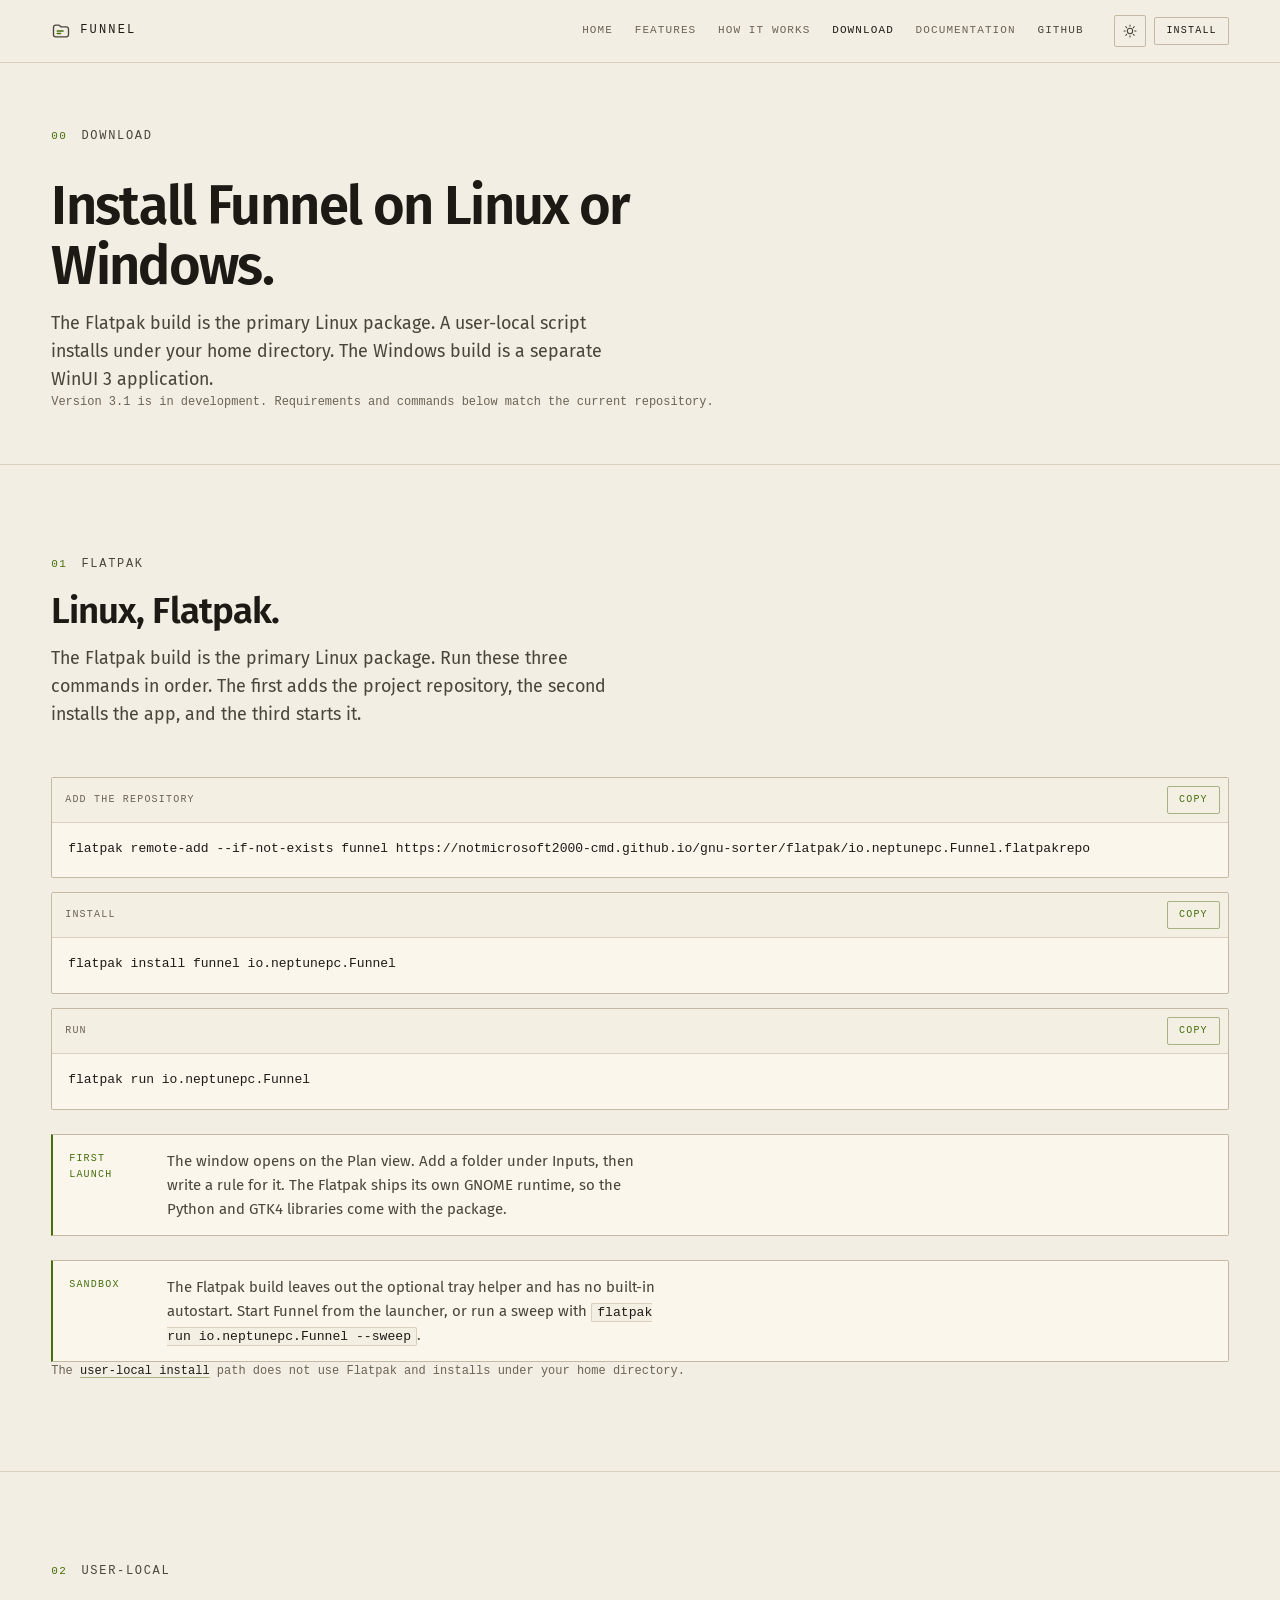
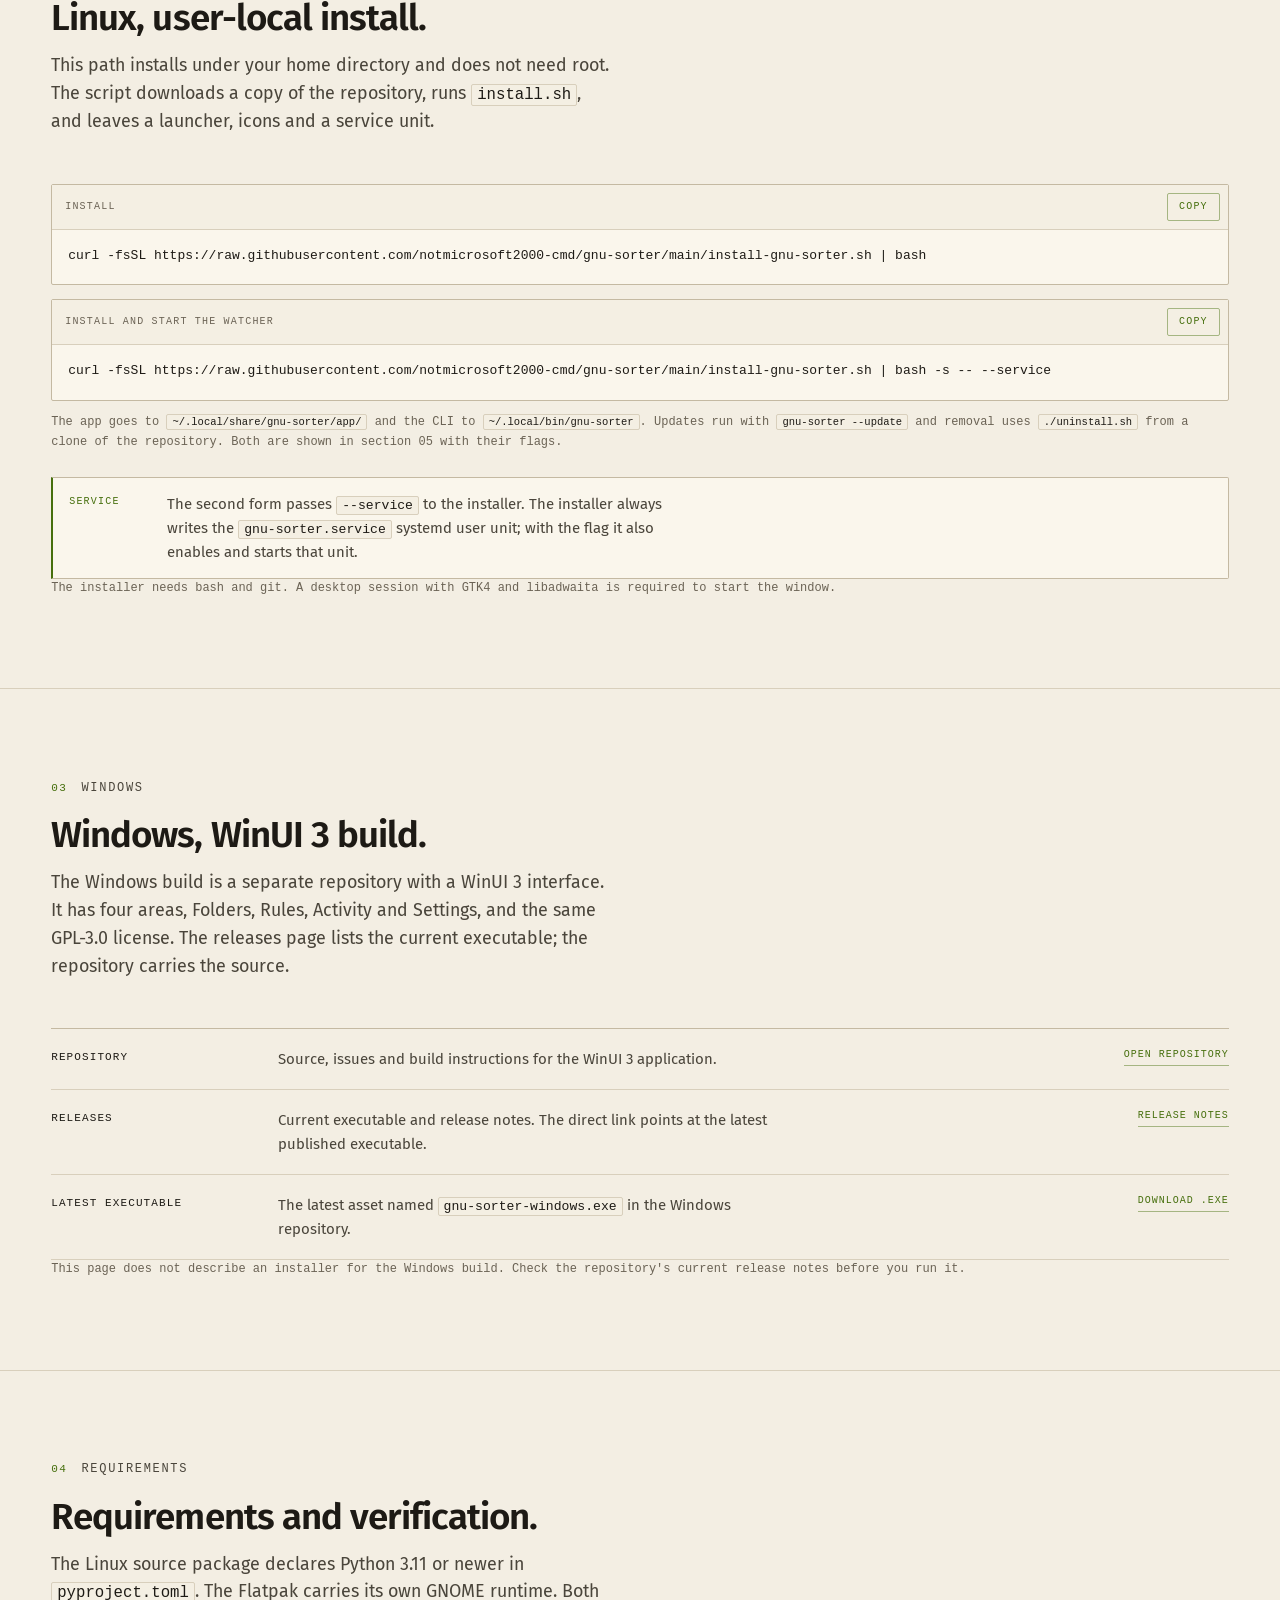
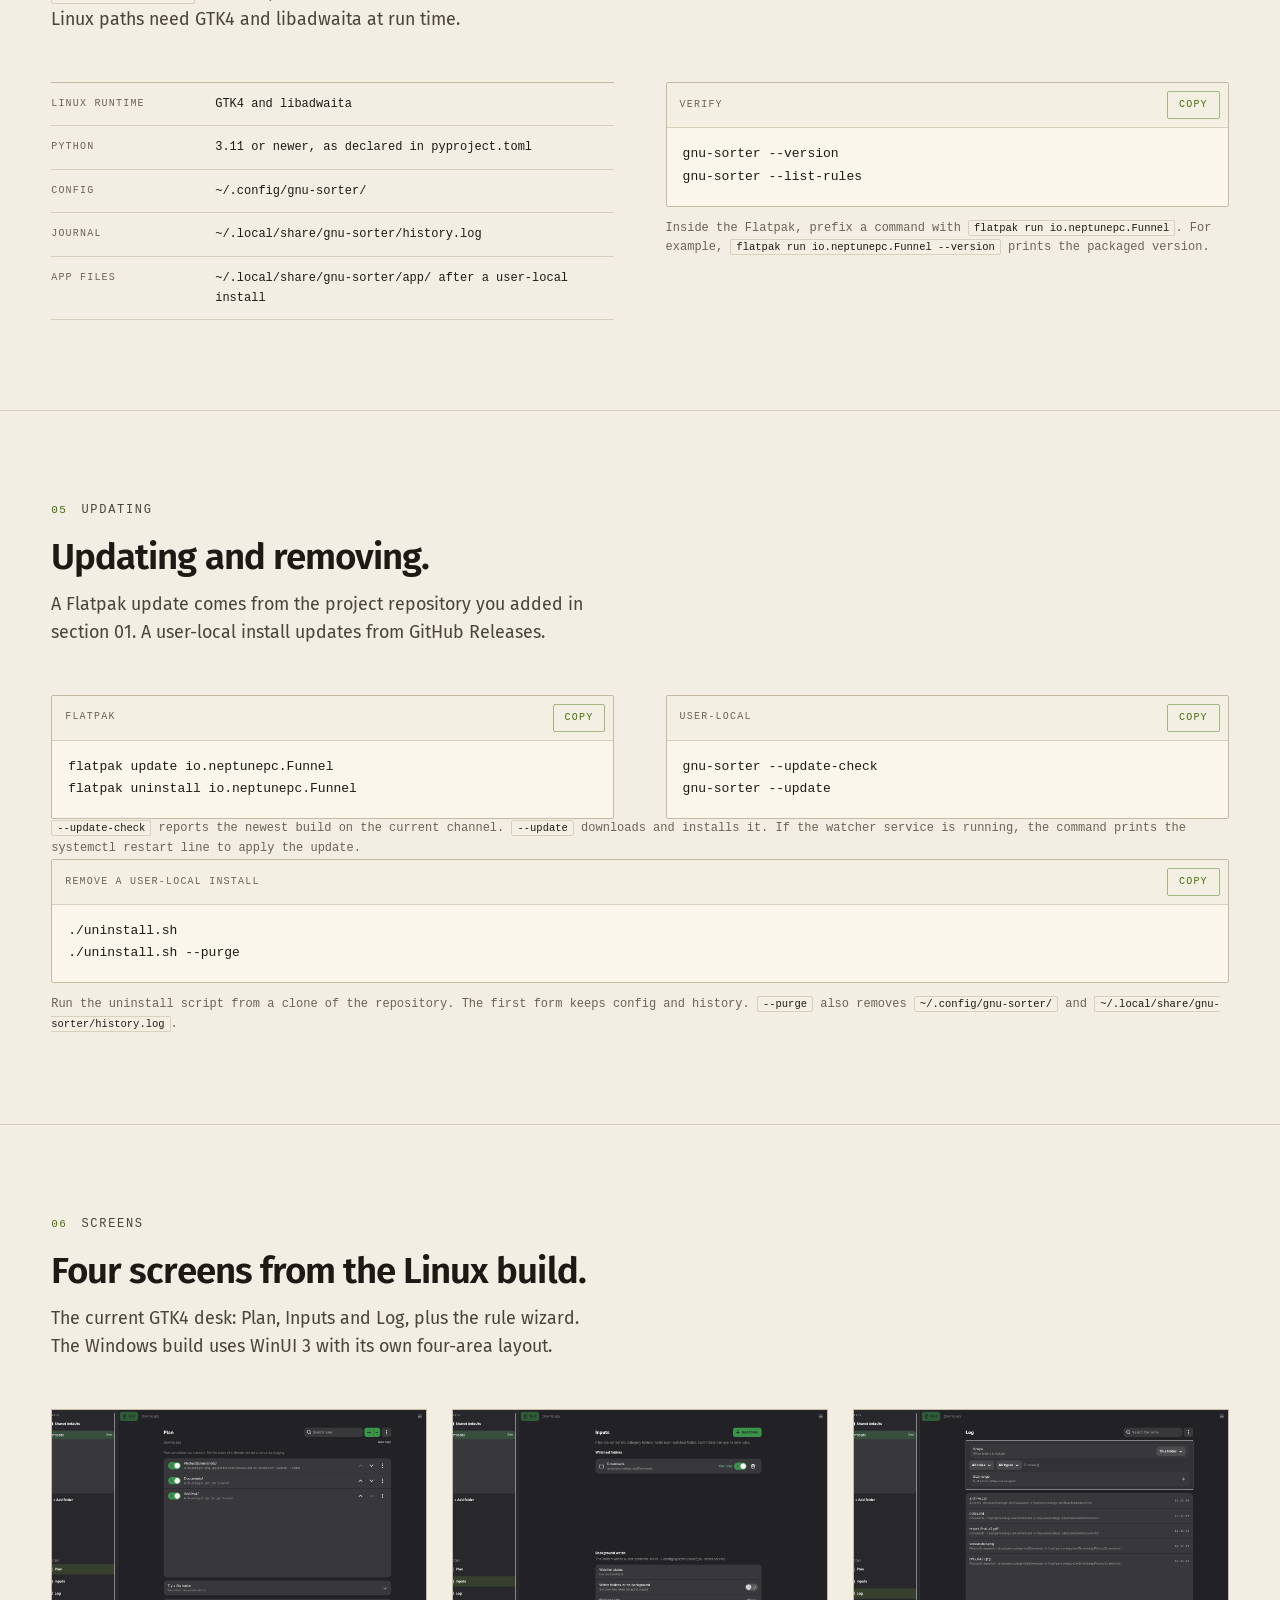
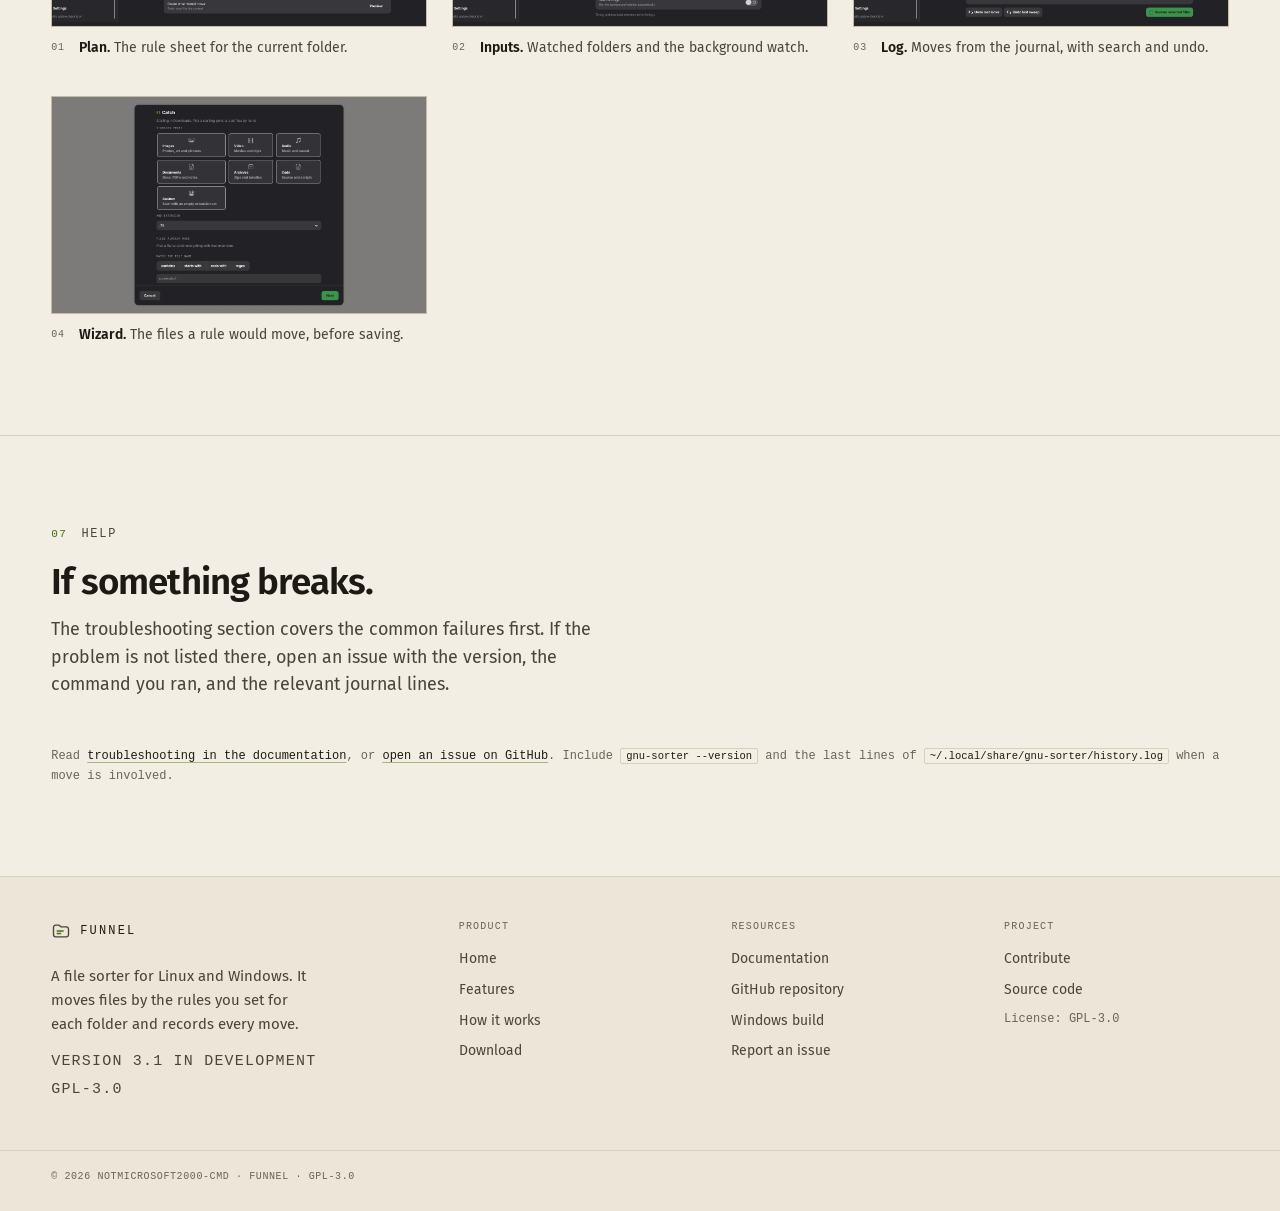
<file: docs/download.html>
<!DOCTYPE html>
<html lang="en" data-theme="dark">
<head>
  <meta charset="UTF-8">
  <meta name="viewport" content="width=device-width, initial-scale=1.0">
  <title>Download Funnel for Linux or Windows</title>
  <meta name="description" content="Install Funnel on Linux with Flatpak or the user-local script. The Windows build is a separate WinUI 3 repository. Requirements, update commands and removal paths are listed.">
  <meta name="theme-color" content="#12110f">
  <meta property="og:type" content="website">
  <meta property="og:title" content="Download Funnel for Linux or Windows">
  <meta property="og:description" content="Flatpak commands for Linux, the user-local installer, and the separate WinUI 3 build for Windows.">
  <meta property="og:image" content="https://notmicrosoft2000-cmd.github.io/gnu-sorter/icon.png">
  <meta property="og:url" content="https://notmicrosoft2000-cmd.github.io/gnu-sorter/download.html">
  <link rel="icon" href="favicon.ico">
  <link rel="stylesheet" href="style.css">
  <script>
    // Apply the saved theme before paint to avoid a flash.
    (function () {
      try {
        var stored = localStorage.getItem('gs-theme');
        if (stored === 'light' || stored === 'dark') {
          document.documentElement.setAttribute('data-theme', stored);
        } else if (window.matchMedia('(prefers-color-scheme: light)').matches) {
          document.documentElement.setAttribute('data-theme', 'light');
        }
      } catch (e) { /* ignore */ }
    })();
  </script>
</head>
<body>
  <a class="skip-link" href="#main">Skip to content</a>

  <header class="site-header">
    <div class="header-inner">
      <a class="brand" href="index.html" aria-label="Funnel home">
        <span class="brand-mark" aria-hidden="true">
          <svg viewBox="0 0 24 24" width="24" height="24" fill="none">
            <path d="M3 7.5A2.5 2.5 0 0 1 5.5 5h3.6a2 2 0 0 1 1.4.6L12 7h6.5A2.5 2.5 0 0 1 21 9.5v7A2.5 2.5 0 0 1 18.5 19h-13A2.5 2.5 0 0 1 3 16.5Z" stroke="currentColor" stroke-width="1.6"/>
            <path d="M7.5 12h7M7.5 15h4" stroke="#a3e635" stroke-width="1.8" stroke-linecap="round"/>
          </svg>
        </span>
        <span class="brand-text">Funnel</span>
      </a>

      <nav class="primary-nav" id="primary-nav" aria-label="Primary">
        <a href="index.html">Home</a>
        <a href="features.html">Features</a>
        <a href="how-it-works.html">How it works</a>
        <a href="download.html" aria-current="page">Download</a>
        <a href="docs.html">Documentation</a>
        <a class="nav-external" href="https://github.com/notmicrosoft2000-cmd/gnu-sorter" target="_blank" rel="noopener">GitHub</a>
      </nav>

      <div class="header-actions">
        <button class="icon-button theme-toggle" type="button" aria-label="Toggle color theme" aria-pressed="false">
          <svg class="icon-moon" viewBox="0 0 24 24" width="18" height="18" fill="none" aria-hidden="true"><path d="M20 14.5A8 8 0 0 1 9.5 4a8 8 0 1 0 10.5 10.5Z" stroke="currentColor" stroke-width="1.6" stroke-linejoin="round"/></svg>
          <svg class="icon-sun" viewBox="0 0 24 24" width="18" height="18" fill="none" aria-hidden="true"><circle cx="12" cy="12" r="4" stroke="currentColor" stroke-width="1.6"/><path d="M12 3v2M12 19v2M3 12h2M19 12h2M5.6 5.6 7 7M17 17l1.4 1.4M18.4 5.6 17 7M7 17l-1.4 1.4" stroke="currentColor" stroke-width="1.6" stroke-linecap="round"/></svg>
        </button>
        <a class="btn btn--line btn--sm" href="download.html">Install</a>
        <button class="icon-button menu-toggle" type="button" aria-label="Open navigation" aria-expanded="false" aria-controls="primary-nav">
          <svg viewBox="0 0 24 24" width="20" height="20" fill="none" aria-hidden="true"><path d="M4 7h16M4 12h16M4 17h16" stroke="currentColor" stroke-width="1.8" stroke-linecap="round"/></svg>
        </button>
      </div>
    </div>
  </header>

  <main id="main">
    <section class="page-hero">
      <div class="wrap rail-grid">
        <div class="rail">
          <span class="rail-index">00</span>
          <span class="rail-label">Download</span>
        </div>
        <div class="rail-body">
          <h1>Install Funnel on Linux or Windows.</h1>
          <p class="sec-lede">The Flatpak build is the primary Linux package. A user-local script installs under your home directory. The Windows build is a separate WinUI 3 application.</p>
          <p class="fineprint">Version 3.1 is in development. Requirements and commands below match the current repository.</p>
        </div>
      </div>
    </section>

    <section class="band" id="flatpak">
      <div class="wrap rail-grid">
        <div class="rail">
          <span class="rail-index">01</span>
          <span class="rail-label">Flatpak</span>
        </div>
        <div class="rail-body">
          <header class="sec-head">
            <h2 class="sec-title">Linux, Flatpak.</h2>
            <p class="sec-lede">The Flatpak build is the primary Linux package. Run these three commands in order. The first adds the project repository, the second installs the app, and the third starts it.</p>
          </header>

          <div class="code">
            <div class="code-head">
              <span class="code-label">Add the repository</span>
              <button class="copy-btn" type="button" data-copy="flatpak remote-add --if-not-exists funnel https://notmicrosoft2000-cmd.github.io/gnu-sorter/flatpak/io.neptunepc.Funnel.flatpakrepo" aria-label="Copy the remote-add command">Copy</button>
            </div>
            <pre><code>flatpak remote-add --if-not-exists funnel https://notmicrosoft2000-cmd.github.io/gnu-sorter/flatpak/io.neptunepc.Funnel.flatpakrepo</code></pre>
          </div>

          <div class="code">
            <div class="code-head">
              <span class="code-label">Install</span>
              <button class="copy-btn" type="button" data-copy="flatpak install funnel io.neptunepc.Funnel" aria-label="Copy the install command">Copy</button>
            </div>
            <pre><code>flatpak install funnel io.neptunepc.Funnel</code></pre>
          </div>

          <div class="code">
            <div class="code-head">
              <span class="code-label">Run</span>
              <button class="copy-btn" type="button" data-copy="flatpak run io.neptunepc.Funnel" aria-label="Copy the run command">Copy</button>
            </div>
            <pre><code>flatpak run io.neptunepc.Funnel</code></pre>
          </div>

          <div class="note">
            <span class="note-label">First launch</span>
            <p>The window opens on the Plan view. Add a folder under Inputs, then write a rule for it. The Flatpak ships its own GNOME runtime, so the Python and GTK4 libraries come with the package.</p>
          </div>

          <div class="note">
            <span class="note-label">Sandbox</span>
            <p>The Flatpak build leaves out the optional tray helper and has no built-in autostart. Start Funnel from the launcher, or run a sweep with <code>flatpak run io.neptunepc.Funnel --sweep</code>.</p>
          </div>

          <p class="fineprint">The <a href="#manual">user-local install</a> path does not use Flatpak and installs under your home directory.</p>
        </div>
      </div>
    </section>

    <section class="band" id="manual">
      <div class="wrap rail-grid">
        <div class="rail">
          <span class="rail-index">02</span>
          <span class="rail-label">User-local</span>
        </div>
        <div class="rail-body">
          <header class="sec-head">
            <h2 class="sec-title">Linux, user-local install.</h2>
            <p class="sec-lede">This path installs under your home directory and does not need root. The script downloads a copy of the repository, runs <code>install.sh</code>, and leaves a launcher, icons and a service unit.</p>
          </header>

          <div class="code">
            <div class="code-head">
              <span class="code-label">Install</span>
              <button class="copy-btn" type="button" data-copy="curl -fsSL https://raw.githubusercontent.com/notmicrosoft2000-cmd/gnu-sorter/main/install-gnu-sorter.sh | bash" aria-label="Copy the user-local install command">Copy</button>
            </div>
            <pre><code>curl -fsSL https://raw.githubusercontent.com/notmicrosoft2000-cmd/gnu-sorter/main/install-gnu-sorter.sh | bash</code></pre>
          </div>

          <div class="code">
            <div class="code-head">
              <span class="code-label">Install and start the watcher</span>
              <button class="copy-btn" type="button" data-copy="curl -fsSL https://raw.githubusercontent.com/notmicrosoft2000-cmd/gnu-sorter/main/install-gnu-sorter.sh | bash -s -- --service" aria-label="Copy the user-local install command with the service flag">Copy</button>
            </div>
            <pre><code>curl -fsSL https://raw.githubusercontent.com/notmicrosoft2000-cmd/gnu-sorter/main/install-gnu-sorter.sh | bash -s -- --service</code></pre>
          </div>

          <p class="fineprint">The app goes to <code>~/.local/share/gnu-sorter/app/</code> and the CLI to <code>~/.local/bin/gnu-sorter</code>. Updates run with <code>gnu-sorter --update</code> and removal uses <code>./uninstall.sh</code> from a clone of the repository. Both are shown in section 05 with their flags.</p>

          <div class="note">
            <span class="note-label">Service</span>
            <p>The second form passes <code>--service</code> to the installer. The installer always writes the <code>gnu-sorter.service</code> systemd user unit; with the flag it also enables and starts that unit.</p>
          </div>

          <p class="fineprint">The installer needs bash and git. A desktop session with GTK4 and libadwaita is required to start the window.</p>
        </div>
      </div>
    </section>

    <section class="band" id="windows">
      <div class="wrap rail-grid">
        <div class="rail">
          <span class="rail-index">03</span>
          <span class="rail-label">Windows</span>
        </div>
        <div class="rail-body">
          <header class="sec-head">
            <h2 class="sec-title">Windows, WinUI 3 build.</h2>
            <p class="sec-lede">The Windows build is a separate repository with a WinUI 3 interface. It has four areas, Folders, Rules, Activity and Settings, and the same GPL-3.0 license. The releases page lists the current executable; the repository carries the source.</p>
          </header>

          <div class="paths">
            <div class="path">
              <span class="path-name">Repository</span>
              <div class="path-body">
                <p>Source, issues and build instructions for the WinUI 3 application.</p>
              </div>
              <a class="path-link" href="https://github.com/notmicrosoft2000-cmd/gnu-sorter-windows" target="_blank" rel="noopener">Open repository</a>
            </div>
            <div class="path">
              <span class="path-name">Releases</span>
              <div class="path-body">
                <p>Current executable and release notes. The direct link points at the latest published executable.</p>
              </div>
              <a class="path-link" href="https://github.com/notmicrosoft2000-cmd/gnu-sorter-windows/releases" target="_blank" rel="noopener">Release notes</a>
            </div>
            <div class="path">
              <span class="path-name">Latest executable</span>
              <div class="path-body">
                <p>The latest asset named <code>gnu-sorter-windows.exe</code> in the Windows repository.</p>
              </div>
              <a class="path-link" href="https://github.com/notmicrosoft2000-cmd/gnu-sorter-windows/releases/latest/download/gnu-sorter-windows.exe" target="_blank" rel="noopener">Download .exe</a>
            </div>
          </div>

          <p class="fineprint">This page does not describe an installer for the Windows build. Check the repository's current release notes before you run it.</p>
        </div>
      </div>
    </section>

    <section class="band" id="requirements">
      <div class="wrap rail-grid">
        <div class="rail">
          <span class="rail-index">04</span>
          <span class="rail-label">Requirements</span>
        </div>
        <div class="rail-body">
          <header class="sec-head">
            <h2 class="sec-title">Requirements and verification.</h2>
            <p class="sec-lede">The Linux source package declares Python 3.11 or newer in <code>pyproject.toml</code>. The Flatpak carries its own GNOME runtime. Both Linux paths need GTK4 and libadwaita at run time.</p>
          </header>

          <div class="cols">
            <div>
              <dl class="spec">
                <div class="spec-row">
                  <dt>Linux runtime</dt>
                  <dd>GTK4 and libadwaita</dd>
                </div>
                <div class="spec-row">
                  <dt>Python</dt>
                  <dd>3.11 or newer, as declared in pyproject.toml</dd>
                </div>
                <div class="spec-row">
                  <dt>Config</dt>
                  <dd>~/.config/gnu-sorter/</dd>
                </div>
                <div class="spec-row">
                  <dt>Journal</dt>
                  <dd>~/.local/share/gnu-sorter/history.log</dd>
                </div>
                <div class="spec-row">
                  <dt>App files</dt>
                  <dd>~/.local/share/gnu-sorter/app/ after a user-local install</dd>
                </div>
              </dl>
            </div>

            <div>
              <div class="code">
                <div class="code-head">
                  <span class="code-label">Verify</span>
                  <button class="copy-btn" type="button" data-copy="gnu-sorter --version
gnu-sorter --list-rules" aria-label="Copy the version and rule list commands">Copy</button>
                </div>
                <pre><code>gnu-sorter --version
gnu-sorter --list-rules</code></pre>
              </div>
              <p class="fineprint">Inside the Flatpak, prefix a command with <code>flatpak run io.neptunepc.Funnel</code>. For example, <code>flatpak run io.neptunepc.Funnel --version</code> prints the packaged version.</p>
            </div>
          </div>
        </div>
      </div>
    </section>

    <section class="band" id="updating">
      <div class="wrap rail-grid">
        <div class="rail">
          <span class="rail-index">05</span>
          <span class="rail-label">Updating</span>
        </div>
        <div class="rail-body">
          <header class="sec-head">
            <h2 class="sec-title">Updating and removing.</h2>
            <p class="sec-lede">A Flatpak update comes from the project repository you added in section 01. A user-local install updates from GitHub Releases.</p>
          </header>

          <div class="cols">
            <div>
              <div class="code">
                <div class="code-head">
                  <span class="code-label">Flatpak</span>
                  <button class="copy-btn" type="button" data-copy="flatpak update io.neptunepc.Funnel
flatpak uninstall io.neptunepc.Funnel" aria-label="Copy the Flatpak update and uninstall commands">Copy</button>
                </div>
                <pre><code>flatpak update io.neptunepc.Funnel
flatpak uninstall io.neptunepc.Funnel</code></pre>
              </div>
            </div>

            <div>
              <div class="code">
                <div class="code-head">
                  <span class="code-label">User-local</span>
                  <button class="copy-btn" type="button" data-copy="gnu-sorter --update-check
gnu-sorter --update" aria-label="Copy the update check and update commands">Copy</button>
                </div>
                <pre><code>gnu-sorter --update-check
gnu-sorter --update</code></pre>
              </div>
            </div>
          </div>
          <p class="fineprint"><code>--update-check</code> reports the newest build on the current channel. <code>--update</code> downloads and installs it. If the watcher service is running, the command prints the systemctl restart line to apply the update.</p>

          <div class="code">
            <div class="code-head">
              <span class="code-label">Remove a user-local install</span>
              <button class="copy-btn" type="button" data-copy="./uninstall.sh
./uninstall.sh --purge" aria-label="Copy the uninstall commands">Copy</button>
            </div>
            <pre><code>./uninstall.sh
./uninstall.sh --purge</code></pre>
          </div>
          <p class="fineprint">Run the uninstall script from a clone of the repository. The first form keeps config and history. <code>--purge</code> also removes <code>~/.config/gnu-sorter/</code> and <code>~/.local/share/gnu-sorter/history.log</code>.</p>
        </div>
      </div>
    </section>

    <section class="band" id="screens" data-shots-section>
      <div class="wrap rail-grid">
        <div class="rail">
          <span class="rail-index">06</span>
          <span class="rail-label">Screens</span>
        </div>
        <div class="rail-body">
          <header class="sec-head">
            <h2 class="sec-title">Four screens from the Linux build.</h2>
            <p class="sec-lede">The current GTK4 desk: Plan, Inputs and Log, plus the rule wizard. The Windows build uses WinUI 3 with its own four-area layout.</p>
          </header>

          <div class="gallery">
            <figure class="shot shot--4">
              <div class="shot-media"><img src="images/desk-plan.png" alt="The Plan view showing a folder's rules in priority order." loading="lazy" data-shot></div>
              <figcaption><span class="shot-no">01</span><span><b>Plan.</b> The rule sheet for the current folder.</span></figcaption>
            </figure>
            <figure class="shot shot--4">
              <div class="shot-media"><img src="images/desk-inputs.png" alt="The Inputs view listing watched folders." loading="lazy" data-shot></div>
              <figcaption><span class="shot-no">02</span><span><b>Inputs.</b> Watched folders and the background watch.</span></figcaption>
            </figure>
            <figure class="shot shot--4">
              <div class="shot-media"><img src="images/desk-log.png" alt="The Log view listing moves from the journal." loading="lazy" data-shot></div>
              <figcaption><span class="shot-no">03</span><span><b>Log.</b> Moves from the journal, with search and undo.</span></figcaption>
            </figure>
            <figure class="shot shot--4">
              <div class="shot-media"><img src="images/desk-wizard.png" alt="The rule wizard showing the files a rule would move." loading="lazy" data-shot></div>
              <figcaption><span class="shot-no">04</span><span><b>Wizard.</b> The files a rule would move, before saving.</span></figcaption>
            </figure>
          </div>
        </div>
      </div>
    </section>

    <section class="band" id="help">
      <div class="wrap rail-grid">
        <div class="rail">
          <span class="rail-index">07</span>
          <span class="rail-label">Help</span>
        </div>
        <div class="rail-body">
          <header class="sec-head">
            <h2 class="sec-title">If something breaks.</h2>
            <p class="sec-lede">The troubleshooting section covers the common failures first. If the problem is not listed there, open an issue with the version, the command you ran, and the relevant journal lines.</p>
          </header>

          <p class="fineprint">Read <a href="docs.html#troubleshooting">troubleshooting in the documentation</a>, or <a href="https://github.com/notmicrosoft2000-cmd/gnu-sorter/issues" target="_blank" rel="noopener">open an issue on GitHub</a>. Include <code>gnu-sorter --version</code> and the last lines of <code>~/.local/share/gnu-sorter/history.log</code> when a move is involved.</p>
        </div>
      </div>
    </section>
  </main>

  <footer class="site-footer">
    <h2 class="visually-hidden">Site footer</h2>
    <div class="wrap footer-grid">
      <div class="footer-brand">
        <a class="brand" href="index.html" aria-label="Funnel home">
          <span class="brand-mark" aria-hidden="true">
            <svg viewBox="0 0 24 24" width="22" height="22" fill="none">
              <path d="M3 7.5A2.5 2.5 0 0 1 5.5 5h3.6a2 2 0 0 1 1.4.6L12 7h6.5A2.5 2.5 0 0 1 21 9.5v7A2.5 2.5 0 0 1 18.5 19h-13A2.5 2.5 0 0 1 3 16.5Z" stroke="currentColor" stroke-width="1.6"/>
              <path d="M7.5 12h7M7.5 15h4" stroke="#a3e635" stroke-width="1.8" stroke-linecap="round"/>
            </svg>
          </span>
          <span class="brand-text">Funnel</span>
        </a>
        <p>A file sorter for Linux and Windows. It moves files by the rules you set for each folder and records every move.</p>
        <p class="footer-meta">
          <span>Version 3.1 in development</span>
          <span>GPL-3.0</span>
        </p>
      </div>

      <nav class="footer-col" aria-label="Product">
        <h3>Product</h3>
        <a href="index.html">Home</a>
        <a href="features.html">Features</a>
        <a href="how-it-works.html">How it works</a>
        <a href="download.html" aria-current="page">Download</a>
      </nav>

      <nav class="footer-col" aria-label="Resources">
        <h3>Resources</h3>
        <a href="docs.html">Documentation</a>
        <a href="https://github.com/notmicrosoft2000-cmd/gnu-sorter" target="_blank" rel="noopener">GitHub repository</a>
        <a href="https://github.com/notmicrosoft2000-cmd/gnu-sorter-windows" target="_blank" rel="noopener">Windows build</a>
        <a href="https://github.com/notmicrosoft2000-cmd/gnu-sorter/issues" target="_blank" rel="noopener">Report an issue</a>
      </nav>

      <nav class="footer-col" aria-label="Project">
        <h3>Project</h3>
        <a href="https://github.com/notmicrosoft2000-cmd/gnu-sorter" target="_blank" rel="noopener">Contribute</a>
        <a href="https://github.com/notmicrosoft2000-cmd/gnu-sorter" target="_blank" rel="noopener">Source code</a>
        <span class="muted">License: GPL-3.0</span>
      </nav>
    </div>

    <div class="wrap footer-bottom">
      <p>&copy; <span id="year">2026</span> notmicrosoft2000-cmd &middot; Funnel &middot; GPL-3.0</p>
    </div>
  </footer>

  <script src="script.js"></script>
</body>
</html>
</file>
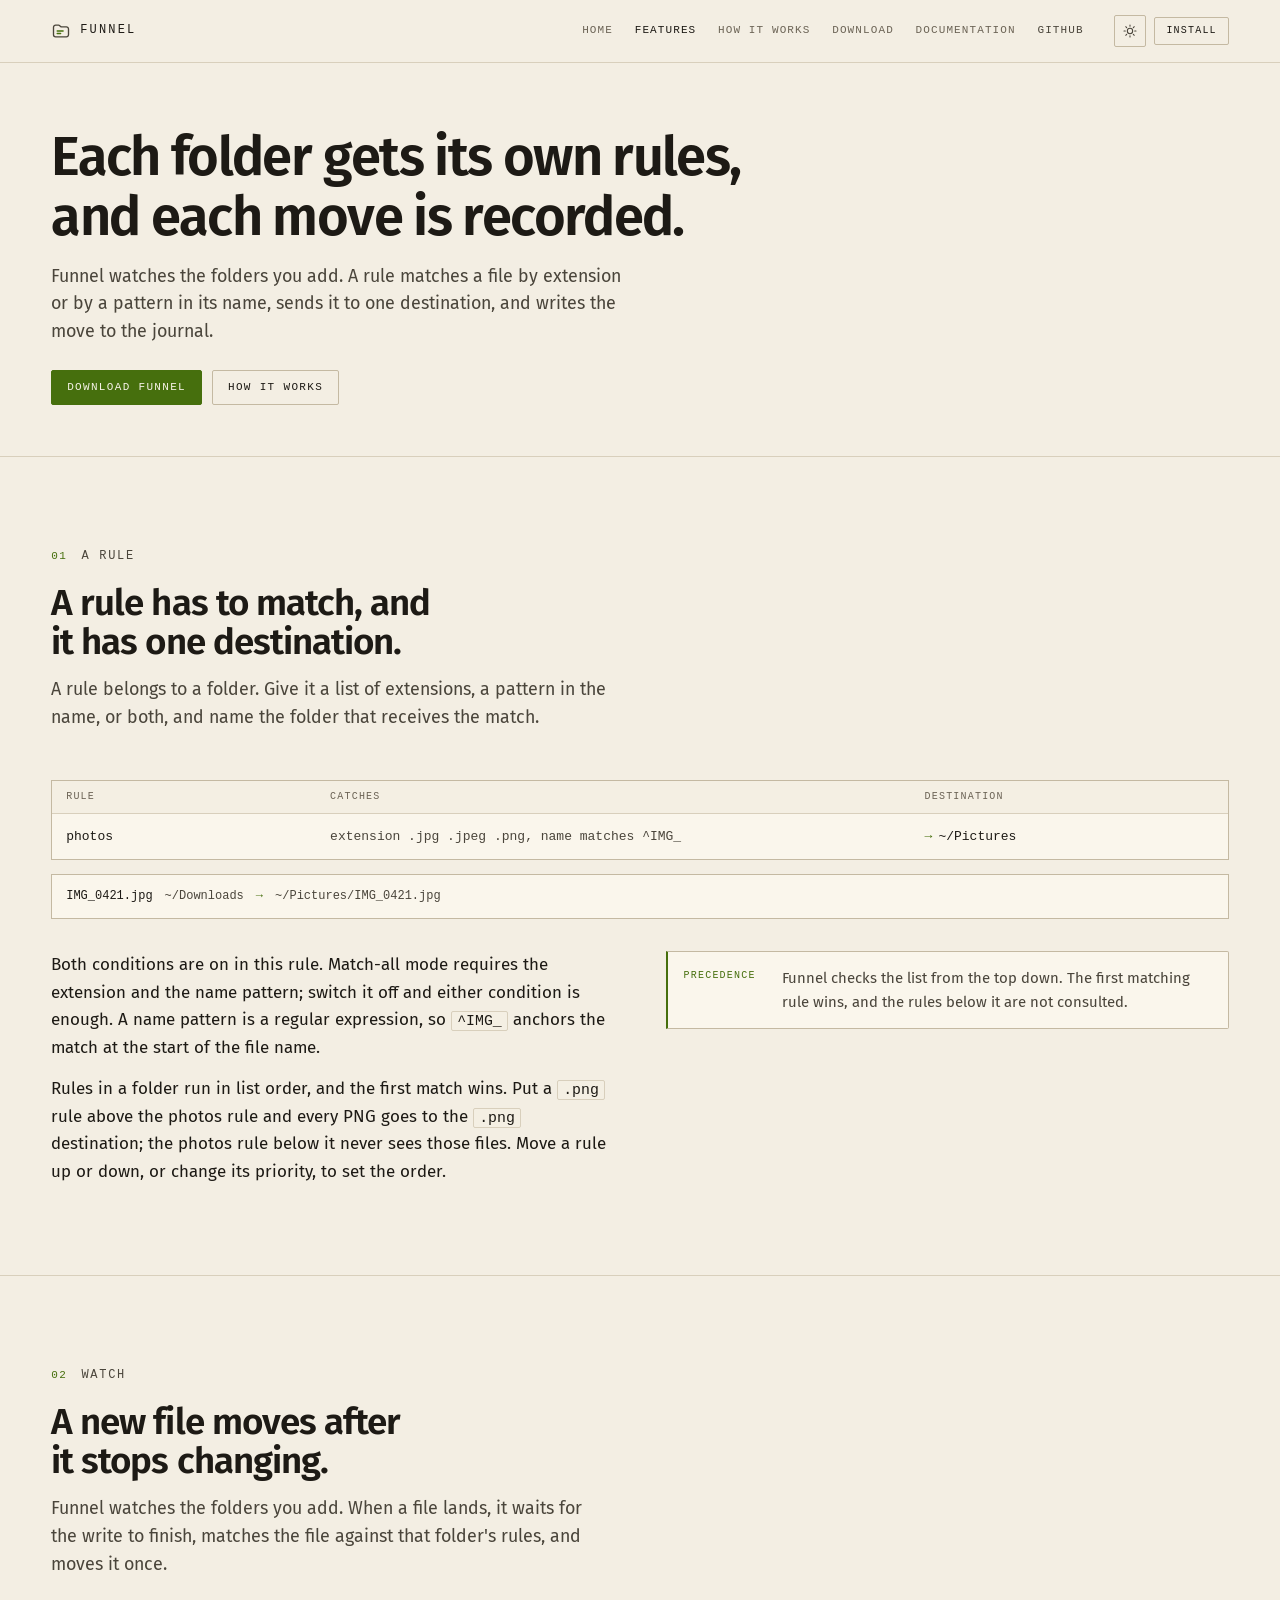
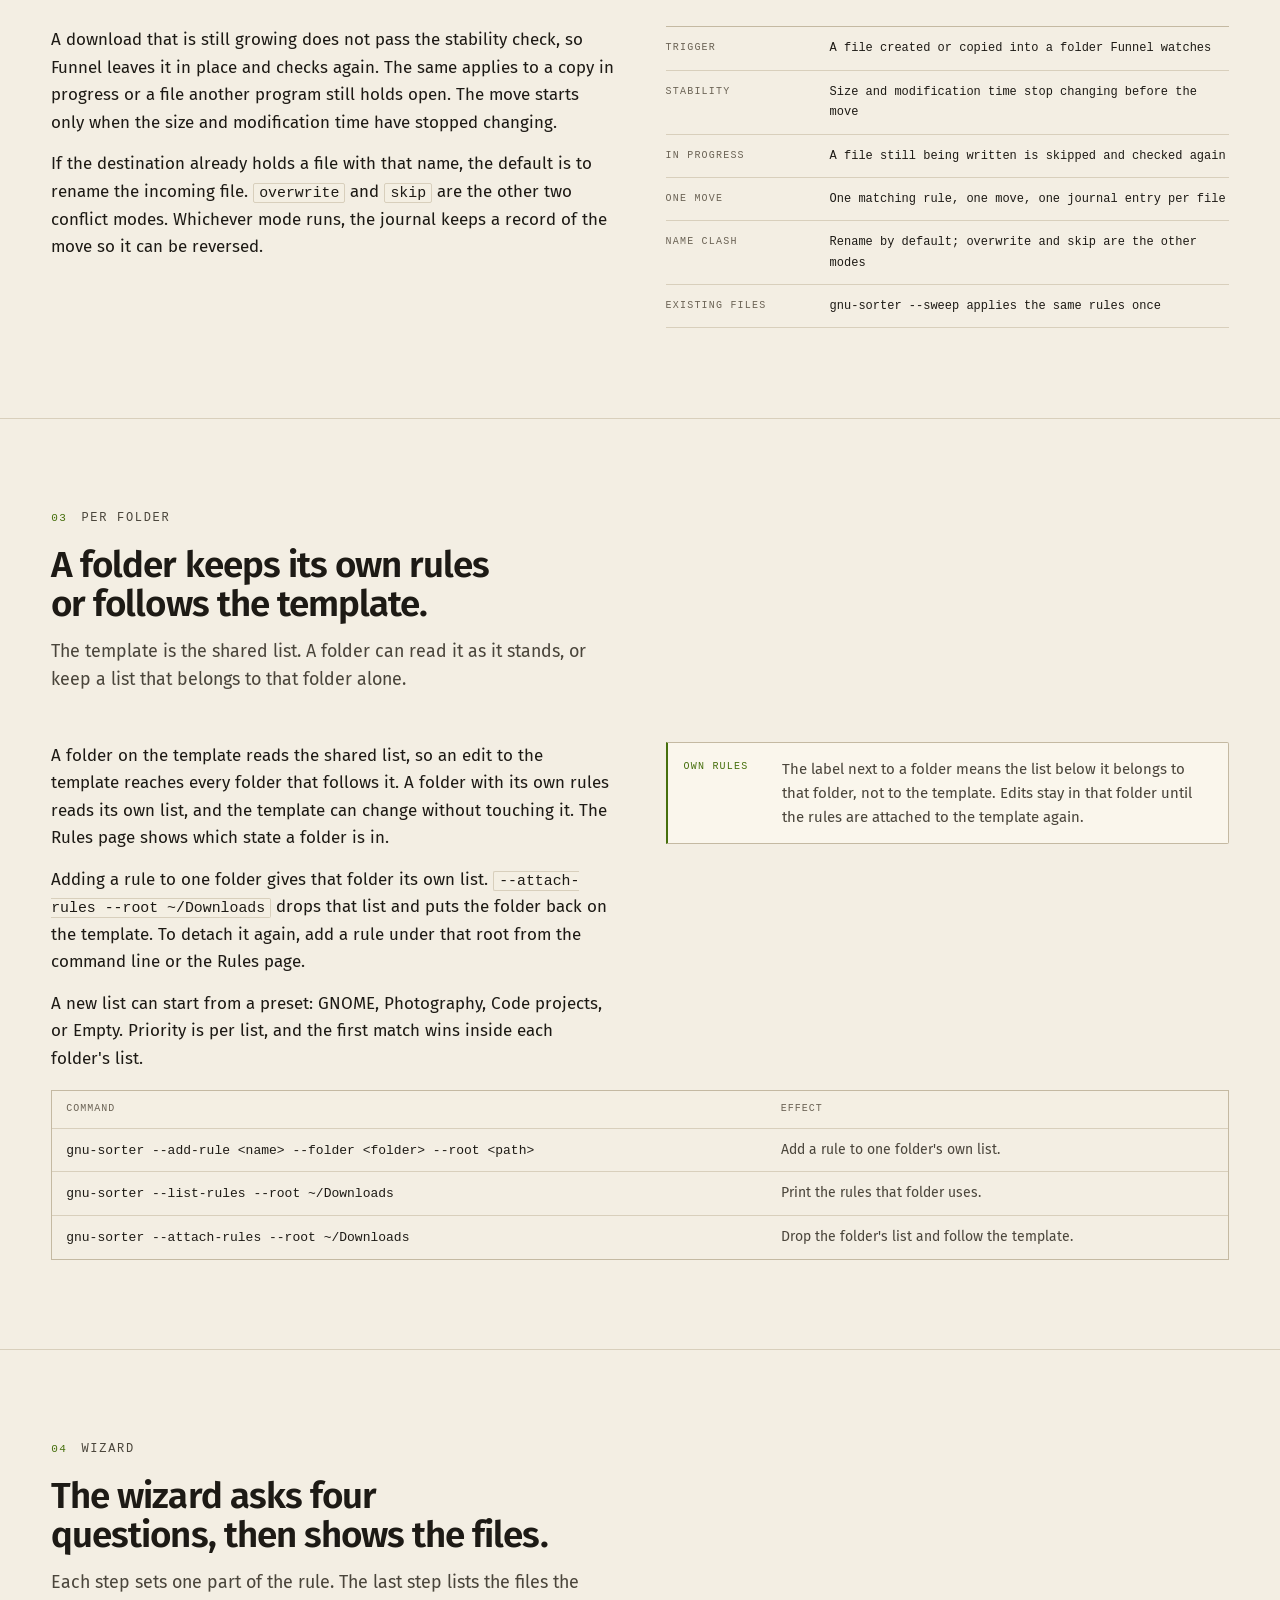
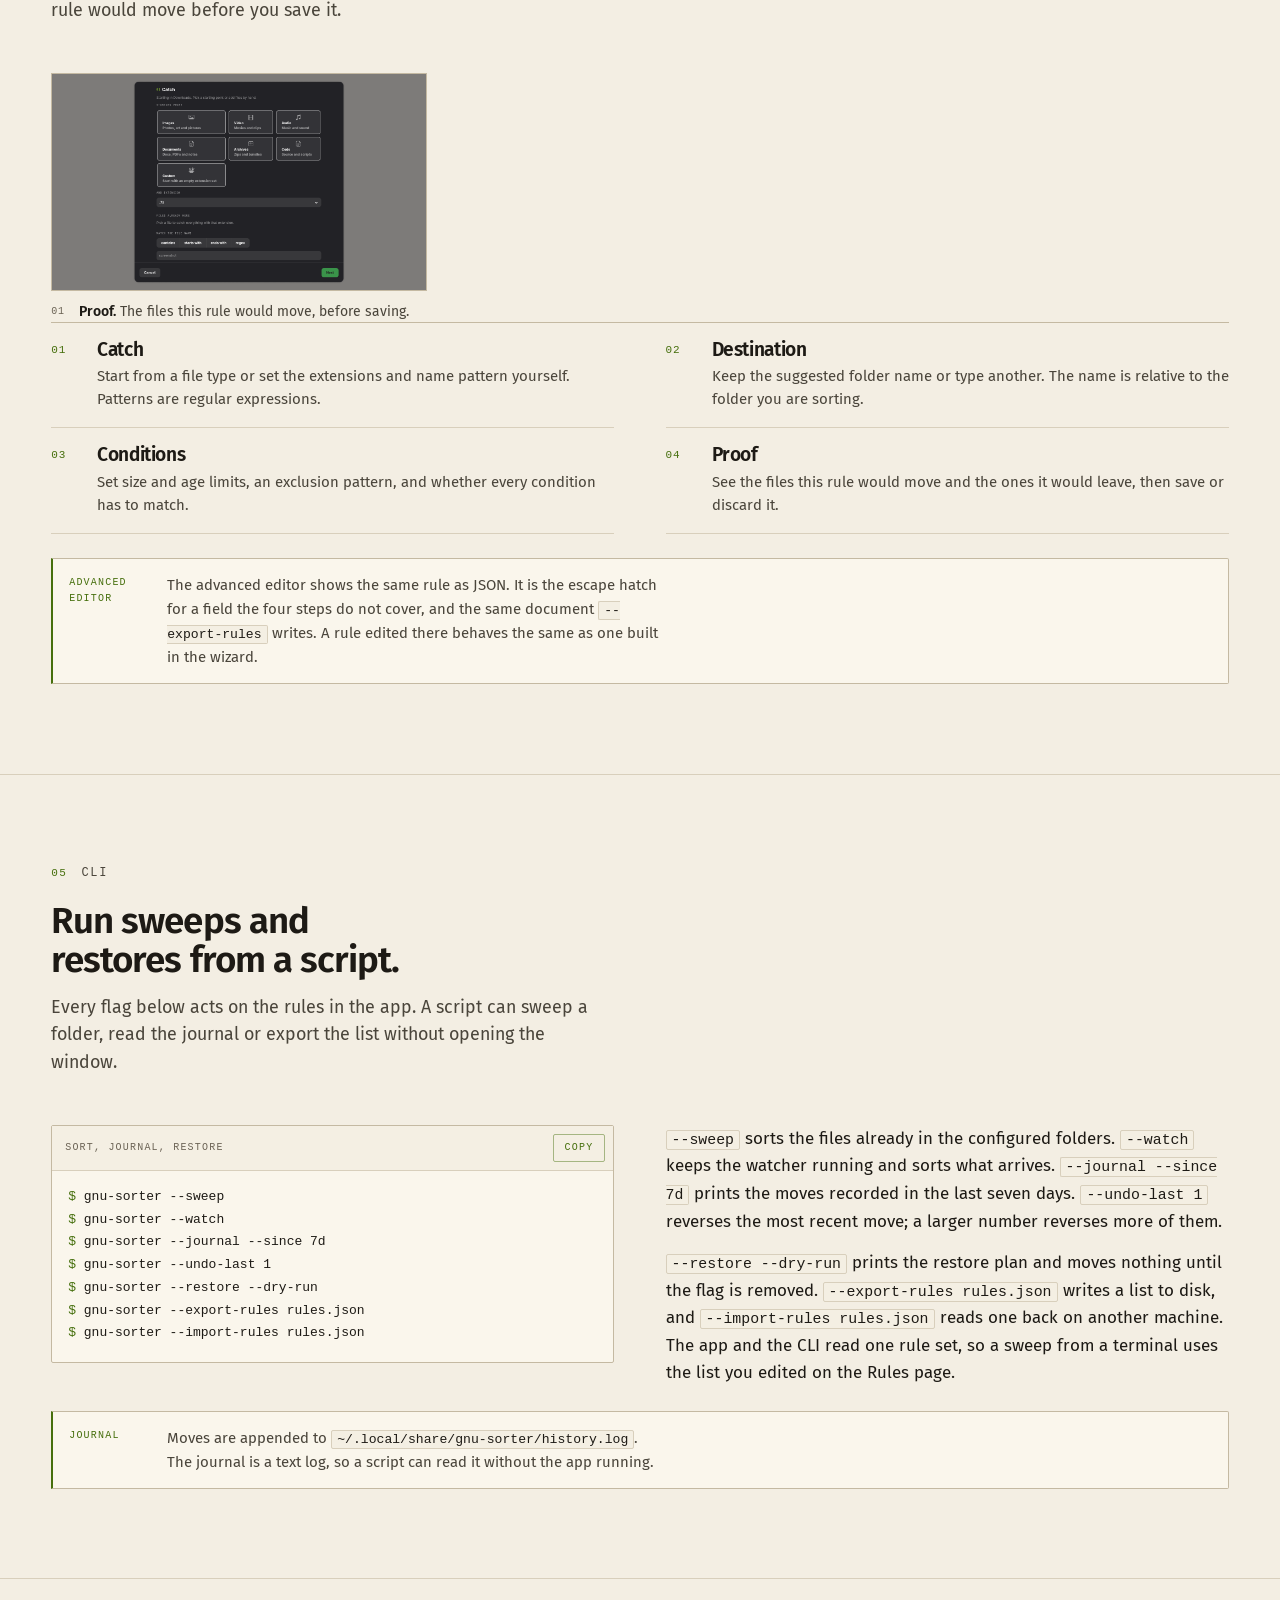
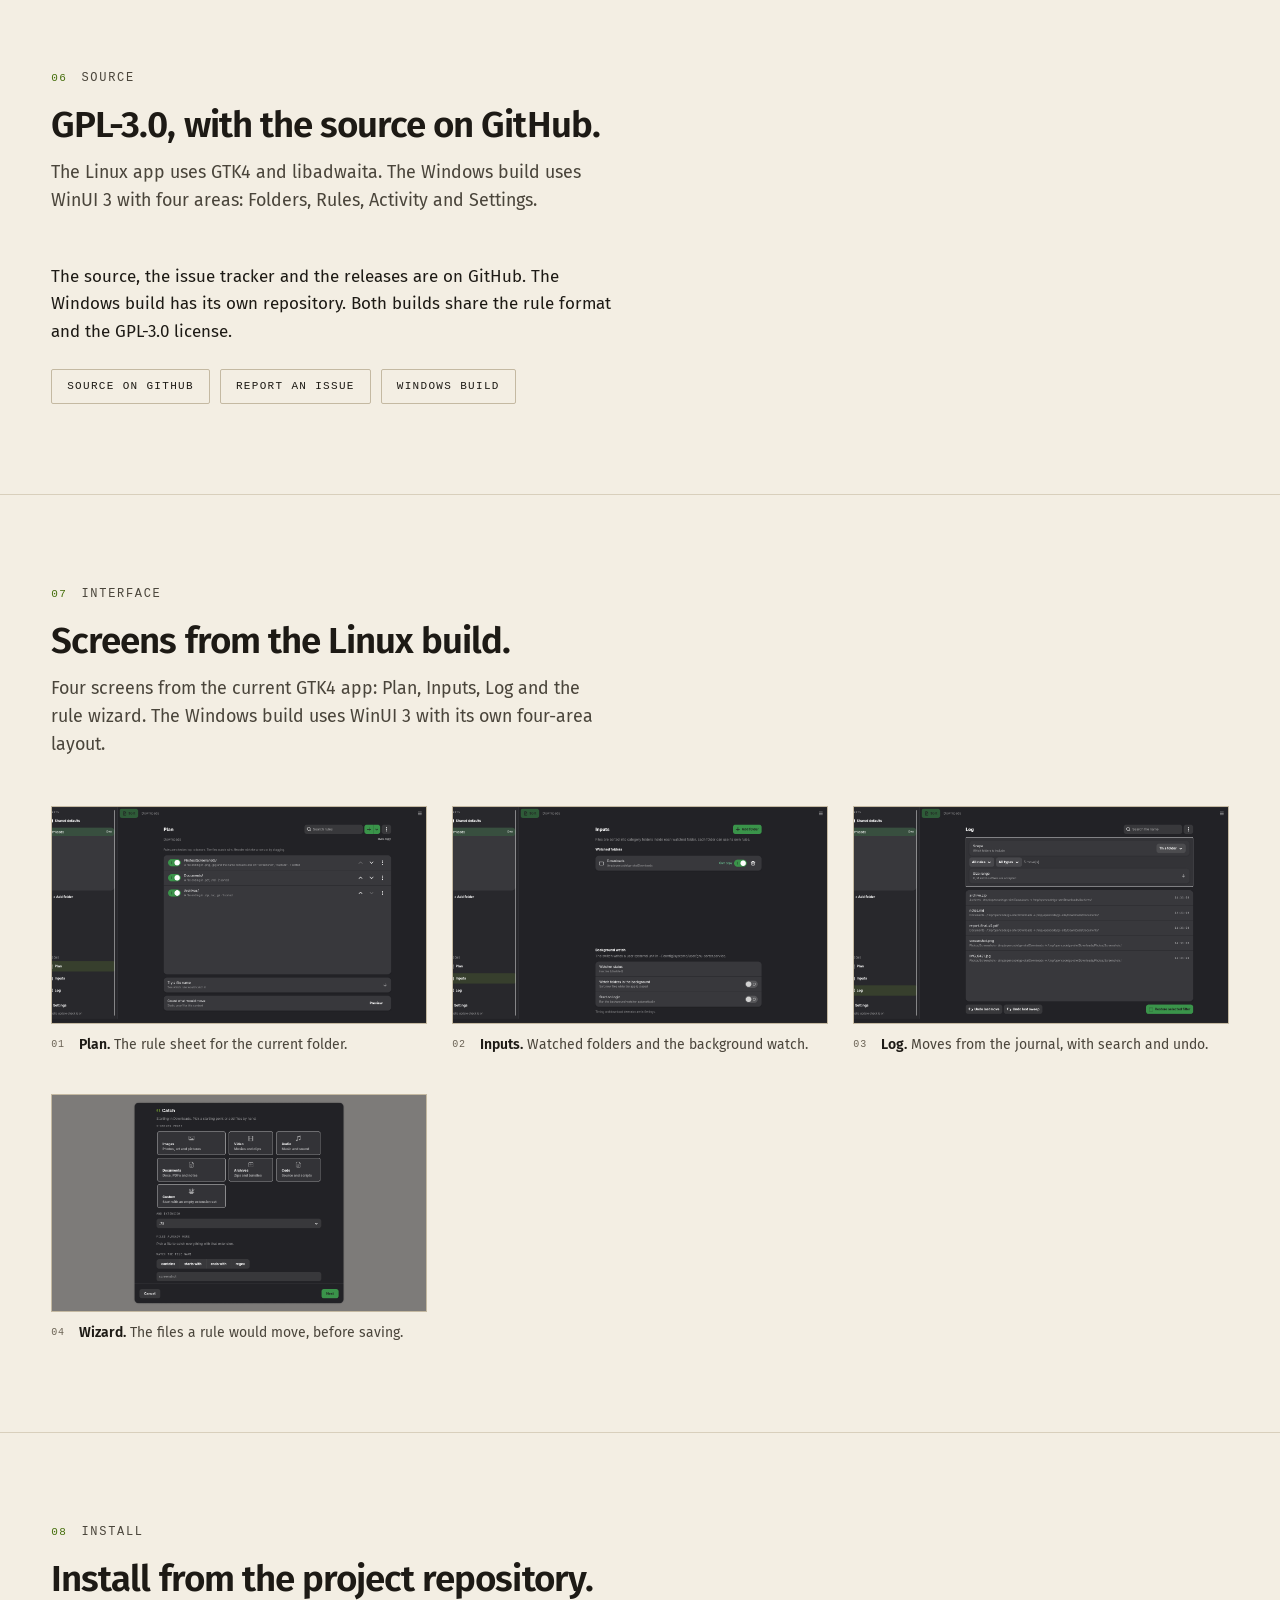
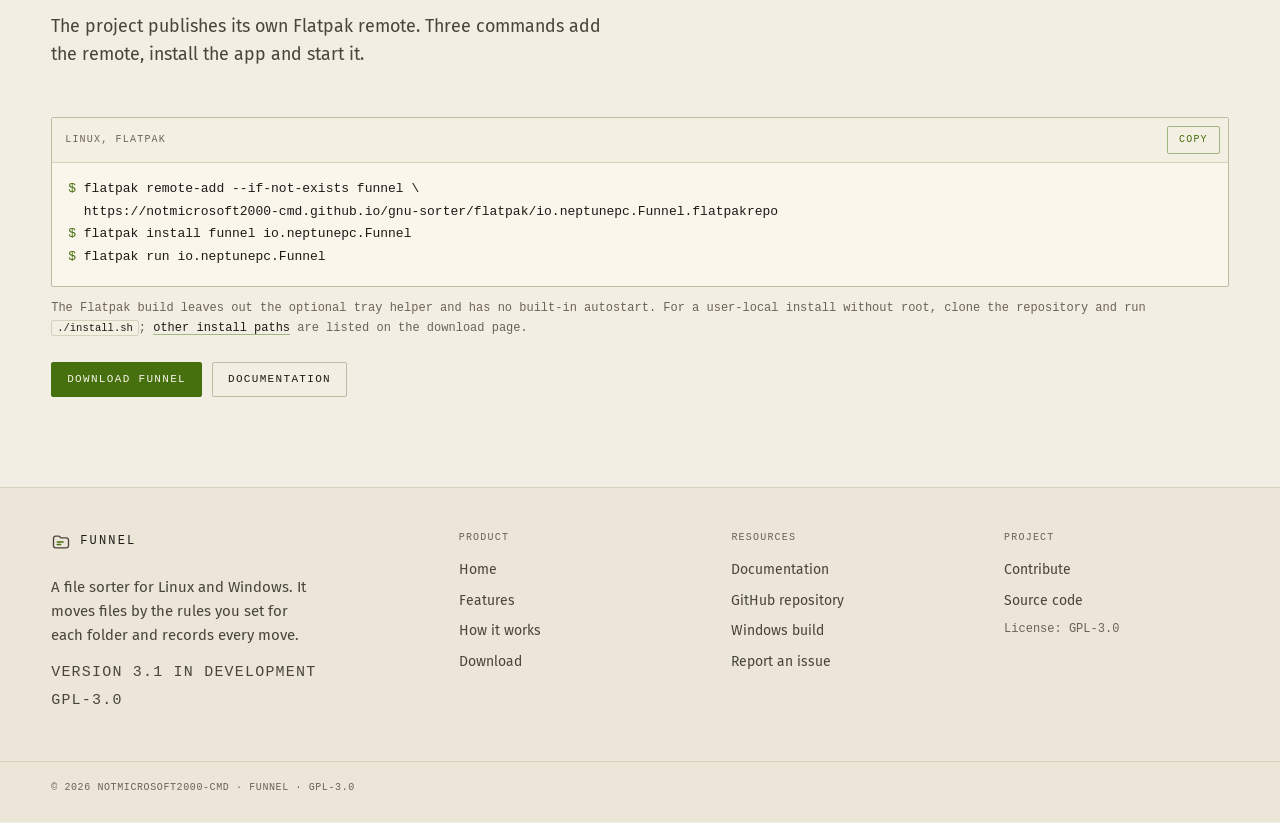
<file: docs/features.html>
<!DOCTYPE html>
<html lang="en" data-theme="dark">
<head>
  <meta charset="UTF-8">
  <meta name="viewport" content="width=device-width, initial-scale=1.0">
  <title>Funnel features: rules per folder, a four-step wizard and a CLI</title>
  <meta name="description" content="Funnel sorts files with rules that belong to a folder. A rule matches by extension or name pattern, moves the file to one destination, and records the move in a journal so it can be undone.">
  <meta name="theme-color" content="#12110f">
  <meta property="og:type" content="website">
  <meta property="og:title" content="Funnel features: rules per folder, a four-step wizard and a CLI">
  <meta property="og:description" content="Funnel keeps rules per folder, writes every move to a journal, and runs the same list from a four-step wizard, a JSON editor or the CLI.">
  <meta property="og:image" content="https://notmicrosoft2000-cmd.github.io/gnu-sorter/icon.png">
  <meta property="og:url" content="https://notmicrosoft2000-cmd.github.io/gnu-sorter/features.html">
  <link rel="icon" href="favicon.ico">
  <link rel="stylesheet" href="style.css">
  <script>
    // Apply the saved theme before paint to avoid a flash.
    (function () {
      try {
        var stored = localStorage.getItem('gs-theme');
        if (stored === 'light' || stored === 'dark') {
          document.documentElement.setAttribute('data-theme', stored);
        } else if (window.matchMedia('(prefers-color-scheme: light)').matches) {
          document.documentElement.setAttribute('data-theme', 'light');
        }
      } catch (e) { /* ignore */ }
    })();
  </script>
</head>
<body>
  <a class="skip-link" href="#main">Skip to content</a>

  <header class="site-header">
    <div class="header-inner">
      <a class="brand" href="index.html" aria-label="Funnel home">
        <span class="brand-mark" aria-hidden="true">
          <svg viewBox="0 0 24 24" width="24" height="24" fill="none">
            <path d="M3 7.5A2.5 2.5 0 0 1 5.5 5h3.6a2 2 0 0 1 1.4.6L12 7h6.5A2.5 2.5 0 0 1 21 9.5v7A2.5 2.5 0 0 1 18.5 19h-13A2.5 2.5 0 0 1 3 16.5Z" stroke="currentColor" stroke-width="1.6"/>
            <path d="M7.5 12h7M7.5 15h4" stroke="#a3e635" stroke-width="1.8" stroke-linecap="round"/>
          </svg>
        </span>
        <span class="brand-text">Funnel</span>
      </a>

      <nav class="primary-nav" id="primary-nav" aria-label="Primary">
        <a href="index.html">Home</a>
        <a href="features.html" aria-current="page">Features</a>
        <a href="how-it-works.html">How it works</a>
        <a href="download.html">Download</a>
        <a href="docs.html">Documentation</a>
        <a class="nav-external" href="https://github.com/notmicrosoft2000-cmd/gnu-sorter" target="_blank" rel="noopener">GitHub</a>
      </nav>

      <div class="header-actions">
        <button class="icon-button theme-toggle" type="button" aria-label="Toggle color theme" aria-pressed="false">
          <svg class="icon-moon" viewBox="0 0 24 24" width="18" height="18" fill="none" aria-hidden="true"><path d="M20 14.5A8 8 0 0 1 9.5 4a8 8 0 1 0 10.5 10.5Z" stroke="currentColor" stroke-width="1.6" stroke-linejoin="round"/></svg>
          <svg class="icon-sun" viewBox="0 0 24 24" width="18" height="18" fill="none" aria-hidden="true"><circle cx="12" cy="12" r="4" stroke="currentColor" stroke-width="1.6"/><path d="M12 3v2M12 19v2M3 12h2M19 12h2M5.6 5.6 7 7M17 17l1.4 1.4M18.4 5.6 17 7M7 17l-1.4 1.4" stroke="currentColor" stroke-width="1.6" stroke-linecap="round"/></svg>
        </button>
        <a class="btn btn--line btn--sm" href="download.html">Install</a>
        <button class="icon-button menu-toggle" type="button" aria-label="Open navigation" aria-expanded="false" aria-controls="primary-nav">
          <svg viewBox="0 0 24 24" width="20" height="20" fill="none" aria-hidden="true"><path d="M4 7h16M4 12h16M4 17h16" stroke="currentColor" stroke-width="1.8" stroke-linecap="round"/></svg>
        </button>
      </div>
    </div>
  </header>

  <main id="main">
    <section class="page-hero">
      <div class="wrap">
        <h1>Each folder gets its own rules, and each move is recorded.</h1>
        <p class="lede">Funnel watches the folders you add. A rule matches a file by extension or by a pattern in its name, sends it to one destination, and writes the move to the journal.</p>
        <div class="page-hero-actions">
          <a class="btn btn--solid" href="download.html">Download Funnel</a>
          <a class="btn btn--line" href="how-it-works.html">How it works</a>
        </div>
      </div>
    </section>

    <section class="band" id="rule">
      <div class="wrap rail-grid">
        <div class="rail">
          <span class="rail-index">01</span>
          <span class="rail-label">A rule</span>
        </div>

        <div class="rail-body">
          <header class="sec-head">
            <h2 class="sec-title">A rule has to match, and it has one destination.</h2>
            <p class="sec-lede">A rule belongs to a folder. Give it a list of extensions, a pattern in the name, or both, and name the folder that receives the match.</p>
          </header>

          <div class="rule-table">
            <div class="rule-head" aria-hidden="true">
              <span>Rule</span>
              <span>Catches</span>
              <span>Destination</span>
            </div>
            <div class="rule-row">
              <span class="rule-cell rule-cell--name" data-label="Rule">photos</span>
              <span class="rule-cell rule-cell--match" data-label="Catches">extension .jpg .jpeg .png, name matches ^IMG_</span>
              <span class="rule-cell rule-cell--dest" data-label="Destination">~/Pictures</span>
            </div>
          </div>

          <div class="move">
            <span class="move-file">IMG_0421.jpg</span>
            <span class="move-path">~/Downloads</span>
            <span class="move-arrow">&#8594;</span>
            <span class="move-path">~/Pictures/IMG_0421.jpg</span>
          </div>

          <div class="cols">
            <div class="prose">
              <p>Both conditions are on in this rule. Match-all mode requires the extension and the name pattern; switch it off and either condition is enough. A name pattern is a regular expression, so <code>^IMG_</code> anchors the match at the start of the file name.</p>
              <p>Rules in a folder run in list order, and the first match wins. Put a <code>.png</code> rule above the photos rule and every PNG goes to the <code>.png</code> destination; the photos rule below it never sees those files. Move a rule up or down, or change its priority, to set the order.</p>
            </div>
            <div class="note">
              <span class="note-label">Precedence</span>
              <p>Funnel checks the list from the top down. The first matching rule wins, and the rules below it are not consulted.</p>
            </div>
          </div>
        </div>
      </div>
    </section>

    <section class="band" id="watch">
      <div class="wrap rail-grid">
        <div class="rail">
          <span class="rail-index">02</span>
          <span class="rail-label">Watch</span>
        </div>

        <div class="rail-body">
          <header class="sec-head">
            <h2 class="sec-title">A new file moves after it stops changing.</h2>
            <p class="sec-lede">Funnel watches the folders you add. When a file lands, it waits for the write to finish, matches the file against that folder's rules, and moves it once.</p>
          </header>

          <div class="cols">
            <div class="prose">
              <p>A download that is still growing does not pass the stability check, so Funnel leaves it in place and checks again. The same applies to a copy in progress or a file another program still holds open. The move starts only when the size and modification time have stopped changing.</p>
              <p>If the destination already holds a file with that name, the default is to rename the incoming file. <code>overwrite</code> and <code>skip</code> are the other two conflict modes. Whichever mode runs, the journal keeps a record of the move so it can be reversed.</p>
            </div>

            <dl class="spec">
              <div class="spec-row">
                <dt>Trigger</dt>
                <dd>A file created or copied into a folder Funnel watches</dd>
              </div>
              <div class="spec-row">
                <dt>Stability</dt>
                <dd>Size and modification time stop changing before the move</dd>
              </div>
              <div class="spec-row">
                <dt>In progress</dt>
                <dd>A file still being written is skipped and checked again</dd>
              </div>
              <div class="spec-row">
                <dt>One move</dt>
                <dd>One matching rule, one move, one journal entry per file</dd>
              </div>
              <div class="spec-row">
                <dt>Name clash</dt>
                <dd>Rename by default; overwrite and skip are the other modes</dd>
              </div>
              <div class="spec-row">
                <dt>Existing files</dt>
                <dd><code>gnu-sorter --sweep</code> applies the same rules once</dd>
              </div>
            </dl>
          </div>
        </div>
      </div>
    </section>

    <section class="band" id="per-folder">
      <div class="wrap rail-grid">
        <div class="rail">
          <span class="rail-index">03</span>
          <span class="rail-label">Per folder</span>
        </div>

        <div class="rail-body">
          <header class="sec-head">
            <h2 class="sec-title">A folder keeps its own rules or follows the template.</h2>
            <p class="sec-lede">The template is the shared list. A folder can read it as it stands, or keep a list that belongs to that folder alone.</p>
          </header>

          <div class="cols">
            <div class="prose">
              <p>A folder on the template reads the shared list, so an edit to the template reaches every folder that follows it. A folder with its own rules reads its own list, and the template can change without touching it. The Rules page shows which state a folder is in.</p>
              <p>Adding a rule to one folder gives that folder its own list. <code>--attach-rules --root ~/Downloads</code> drops that list and puts the folder back on the template. To detach it again, add a rule under that root from the command line or the Rules page.</p>
              <p>A new list can start from a preset: GNOME, Photography, Code projects, or Empty. Priority is per list, and the first match wins inside each folder's list.</p>
            </div>
            <div class="note">
              <span class="note-label">Own rules</span>
              <p>The label next to a folder means the list below it belongs to that folder, not to the template. Edits stay in that folder until the rules are attached to the template again.</p>
            </div>
          </div>

          <div class="table-wrap">
            <table>
              <thead>
                <tr><th scope="col">Command</th><th scope="col">Effect</th></tr>
              </thead>
              <tbody>
                <tr><td><code>gnu-sorter --add-rule &lt;name&gt; --folder &lt;folder&gt; --root &lt;path&gt;</code></td><td>Add a rule to one folder's own list.</td></tr>
                <tr><td><code>gnu-sorter --list-rules --root ~/Downloads</code></td><td>Print the rules that folder uses.</td></tr>
                <tr><td><code>gnu-sorter --attach-rules --root ~/Downloads</code></td><td>Drop the folder's list and follow the template.</td></tr>
              </tbody>
            </table>
          </div>
        </div>
      </div>
    </section>

    <section class="band" id="wizard" data-shots-section>
      <div class="wrap rail-grid">
        <div class="rail">
          <span class="rail-index">04</span>
          <span class="rail-label">Wizard</span>
        </div>

        <div class="rail-body">
          <header class="sec-head">
            <h2 class="sec-title">The wizard asks four questions, then shows the files.</h2>
            <p class="sec-lede">Each step sets one part of the rule. The last step lists the files the rule would move before you save it.</p>
          </header>

          <div class="gallery">
            <figure class="shot shot--4">
              <div class="shot-media"><img src="images/desk-wizard.png" alt="The rule wizard showing the files a rule would move." loading="lazy" data-shot></div>
              <figcaption><span class="shot-no">01</span><span><b>Proof.</b> The files this rule would move, before saving.</span></figcaption>
            </figure>
          </div>

          <ol class="seq">
            <li class="seq-item">
              <span class="seq-index">01</span>
              <div>
                <h3 class="seq-title">Catch</h3>
                <p class="seq-text">Start from a file type or set the extensions and name pattern yourself. Patterns are regular expressions.</p>
              </div>
            </li>
            <li class="seq-item">
              <span class="seq-index">02</span>
              <div>
                <h3 class="seq-title">Destination</h3>
                <p class="seq-text">Keep the suggested folder name or type another. The name is relative to the folder you are sorting.</p>
              </div>
            </li>
            <li class="seq-item">
              <span class="seq-index">03</span>
              <div>
                <h3 class="seq-title">Conditions</h3>
                <p class="seq-text">Set size and age limits, an exclusion pattern, and whether every condition has to match.</p>
              </div>
            </li>
            <li class="seq-item">
              <span class="seq-index">04</span>
              <div>
                <h3 class="seq-title">Proof</h3>
                <p class="seq-text">See the files this rule would move and the ones it would leave, then save or discard it.</p>
              </div>
            </li>
          </ol>

          <div class="note">
            <span class="note-label">Advanced editor</span>
            <p>The advanced editor shows the same rule as JSON. It is the escape hatch for a field the four steps do not cover, and the same document <code>--export-rules</code> writes. A rule edited there behaves the same as one built in the wizard.</p>
          </div>
        </div>
      </div>
    </section>

    <section class="band" id="cli">
      <div class="wrap rail-grid">
        <div class="rail">
          <span class="rail-index">05</span>
          <span class="rail-label">CLI</span>
        </div>

        <div class="rail-body">
          <header class="sec-head">
            <h2 class="sec-title">Run sweeps and restores from a script.</h2>
            <p class="sec-lede">Every flag below acts on the rules in the app. A script can sweep a folder, read the journal or export the list without opening the window.</p>
          </header>

          <div class="cols">
            <div class="code">
              <div class="code-head">
                <span class="code-label">Sort, journal, restore</span>
                <button class="copy-btn" type="button" data-copy="gnu-sorter --sweep
gnu-sorter --watch
gnu-sorter --journal --since 7d
gnu-sorter --undo-last 1
gnu-sorter --restore --dry-run
gnu-sorter --export-rules rules.json
gnu-sorter --import-rules rules.json" aria-label="Copy the sort, journal and restore commands">Copy</button>
              </div>
              <pre><code><span class="prompt" aria-hidden="true">$</span> gnu-sorter --sweep
<span class="prompt" aria-hidden="true">$</span> gnu-sorter --watch
<span class="prompt" aria-hidden="true">$</span> gnu-sorter --journal --since 7d
<span class="prompt" aria-hidden="true">$</span> gnu-sorter --undo-last 1
<span class="prompt" aria-hidden="true">$</span> gnu-sorter --restore --dry-run
<span class="prompt" aria-hidden="true">$</span> gnu-sorter --export-rules rules.json
<span class="prompt" aria-hidden="true">$</span> gnu-sorter --import-rules rules.json</code></pre>
            </div>

            <div class="prose">
              <p><code>--sweep</code> sorts the files already in the configured folders. <code>--watch</code> keeps the watcher running and sorts what arrives. <code>--journal --since 7d</code> prints the moves recorded in the last seven days. <code>--undo-last 1</code> reverses the most recent move; a larger number reverses more of them.</p>
              <p><code>--restore --dry-run</code> prints the restore plan and moves nothing until the flag is removed. <code>--export-rules rules.json</code> writes a list to disk, and <code>--import-rules rules.json</code> reads one back on another machine. The app and the CLI read one rule set, so a sweep from a terminal uses the list you edited on the Rules page.</p>
            </div>
          </div>

          <div class="note">
            <span class="note-label">Journal</span>
            <p>Moves are appended to <code>~/.local/share/gnu-sorter/history.log</code>. The journal is a text log, so a script can read it without the app running.</p>
          </div>
        </div>
      </div>
    </section>

    <section class="band" id="source">
      <div class="wrap rail-grid">
        <div class="rail">
          <span class="rail-index">06</span>
          <span class="rail-label">Source</span>
        </div>

        <div class="rail-body">
          <header class="sec-head">
            <h2 class="sec-title">GPL-3.0, with the source on GitHub.</h2>
            <p class="sec-lede">The Linux app uses GTK4 and libadwaita. The Windows build uses WinUI 3 with four areas: Folders, Rules, Activity and Settings.</p>
          </header>

          <div class="prose">
            <p>The source, the issue tracker and the releases are on GitHub. The Windows build has its own repository. Both builds share the rule format and the GPL-3.0 license.</p>
          </div>

          <div class="page-hero-actions">
            <a class="btn btn--line" href="https://github.com/notmicrosoft2000-cmd/gnu-sorter" target="_blank" rel="noopener">Source on GitHub</a>
            <a class="btn btn--line" href="https://github.com/notmicrosoft2000-cmd/gnu-sorter/issues" target="_blank" rel="noopener">Report an issue</a>
            <a class="btn btn--line" href="https://github.com/notmicrosoft2000-cmd/gnu-sorter-windows" target="_blank" rel="noopener">Windows build</a>
          </div>
        </div>
      </div>
    </section>

    <section class="band" id="screens" data-shots-section>
      <div class="wrap rail-grid">
        <div class="rail">
          <span class="rail-index">07</span>
          <span class="rail-label">Interface</span>
        </div>

        <div class="rail-body">
          <header class="sec-head">
            <h2 class="sec-title">Screens from the Linux build.</h2>
            <p class="sec-lede">Four screens from the current GTK4 app: Plan, Inputs, Log and the rule wizard. The Windows build uses WinUI 3 with its own four-area layout.</p>
          </header>

          <div class="gallery">
            <figure class="shot shot--4">
              <div class="shot-media"><img src="images/desk-plan.png" alt="The Plan view showing a folder's rules in priority order." loading="lazy" data-shot></div>
              <figcaption><span class="shot-no">01</span><span><b>Plan.</b> The rule sheet for the current folder.</span></figcaption>
            </figure>
            <figure class="shot shot--4">
              <div class="shot-media"><img src="images/desk-inputs.png" alt="The Inputs view listing watched folders." loading="lazy" data-shot></div>
              <figcaption><span class="shot-no">02</span><span><b>Inputs.</b> Watched folders and the background watch.</span></figcaption>
            </figure>
            <figure class="shot shot--4">
              <div class="shot-media"><img src="images/desk-log.png" alt="The Log view listing moves from the journal." loading="lazy" data-shot></div>
              <figcaption><span class="shot-no">03</span><span><b>Log.</b> Moves from the journal, with search and undo.</span></figcaption>
            </figure>
            <figure class="shot shot--4">
              <div class="shot-media"><img src="images/desk-wizard.png" alt="The rule wizard showing the files a rule would move." loading="lazy" data-shot></div>
              <figcaption><span class="shot-no">04</span><span><b>Wizard.</b> The files a rule would move, before saving.</span></figcaption>
            </figure>
          </div>
        </div>
      </div>
    </section>

    <section class="band" id="install">
      <div class="wrap rail-grid">
        <div class="rail">
          <span class="rail-index">08</span>
          <span class="rail-label">Install</span>
        </div>

        <div class="rail-body">
          <header class="sec-head">
            <h2 class="sec-title">Install from the project repository.</h2>
            <p class="sec-lede">The project publishes its own Flatpak remote. Three commands add the remote, install the app and start it.</p>
          </header>

          <div class="code">
            <div class="code-head">
              <span class="code-label">Linux, Flatpak</span>
              <button class="copy-btn" type="button" data-copy="flatpak remote-add --if-not-exists funnel \
  https://notmicrosoft2000-cmd.github.io/gnu-sorter/flatpak/io.neptunepc.Funnel.flatpakrepo
flatpak install funnel io.neptunepc.Funnel
flatpak run io.neptunepc.Funnel" aria-label="Copy the Flatpak install commands">Copy</button>
            </div>
            <pre><code><span class="prompt" aria-hidden="true">$</span> flatpak remote-add --if-not-exists funnel \
  https://notmicrosoft2000-cmd.github.io/gnu-sorter/flatpak/io.neptunepc.Funnel.flatpakrepo
<span class="prompt" aria-hidden="true">$</span> flatpak install funnel io.neptunepc.Funnel
<span class="prompt" aria-hidden="true">$</span> flatpak run io.neptunepc.Funnel</code></pre>
          </div>

          <p class="fineprint">The Flatpak build leaves out the optional tray helper and has no built-in autostart. For a user-local install without root, clone the repository and run <code>./install.sh</code>; <a href="download.html">other install paths</a> are listed on the download page.</p>

          <div class="page-hero-actions">
            <a class="btn btn--solid" href="download.html">Download Funnel</a>
            <a class="btn btn--line" href="docs.html">Documentation</a>
          </div>
        </div>
      </div>
    </section>
  </main>

  <footer class="site-footer">
    <h2 class="visually-hidden">Site footer</h2>
    <div class="wrap footer-grid">
      <div class="footer-brand">
        <a class="brand" href="index.html" aria-label="Funnel home">
          <span class="brand-mark" aria-hidden="true">
            <svg viewBox="0 0 24 24" width="22" height="22" fill="none">
              <path d="M3 7.5A2.5 2.5 0 0 1 5.5 5h3.6a2 2 0 0 1 1.4.6L12 7h6.5A2.5 2.5 0 0 1 21 9.5v7A2.5 2.5 0 0 1 18.5 19h-13A2.5 2.5 0 0 1 3 16.5Z" stroke="currentColor" stroke-width="1.6"/>
              <path d="M7.5 12h7M7.5 15h4" stroke="#a3e635" stroke-width="1.8" stroke-linecap="round"/>
            </svg>
          </span>
          <span class="brand-text">Funnel</span>
        </a>
        <p>A file sorter for Linux and Windows. It moves files by the rules you set for each folder and records every move.</p>
        <p class="footer-meta">
          <span>Version 3.1 in development</span>
          <span>GPL-3.0</span>
        </p>
      </div>

      <nav class="footer-col" aria-label="Product">
        <h3>Product</h3>
        <a href="index.html">Home</a>
        <a href="features.html" aria-current="page">Features</a>
        <a href="how-it-works.html">How it works</a>
        <a href="download.html">Download</a>
      </nav>

      <nav class="footer-col" aria-label="Resources">
        <h3>Resources</h3>
        <a href="docs.html">Documentation</a>
        <a href="https://github.com/notmicrosoft2000-cmd/gnu-sorter" target="_blank" rel="noopener">GitHub repository</a>
        <a href="https://github.com/notmicrosoft2000-cmd/gnu-sorter-windows" target="_blank" rel="noopener">Windows build</a>
        <a href="https://github.com/notmicrosoft2000-cmd/gnu-sorter/issues" target="_blank" rel="noopener">Report an issue</a>
      </nav>

      <nav class="footer-col" aria-label="Project">
        <h3>Project</h3>
        <a href="https://github.com/notmicrosoft2000-cmd/gnu-sorter" target="_blank" rel="noopener">Contribute</a>
        <a href="https://github.com/notmicrosoft2000-cmd/gnu-sorter" target="_blank" rel="noopener">Source code</a>
        <span class="muted">License: GPL-3.0</span>
      </nav>
    </div>

    <div class="wrap footer-bottom">
      <p>&copy; <span id="year">2026</span> notmicrosoft2000-cmd &middot; Funnel &middot; GPL-3.0</p>
    </div>
  </footer>

  <script src="script.js"></script>
</body>
</html>
</file>
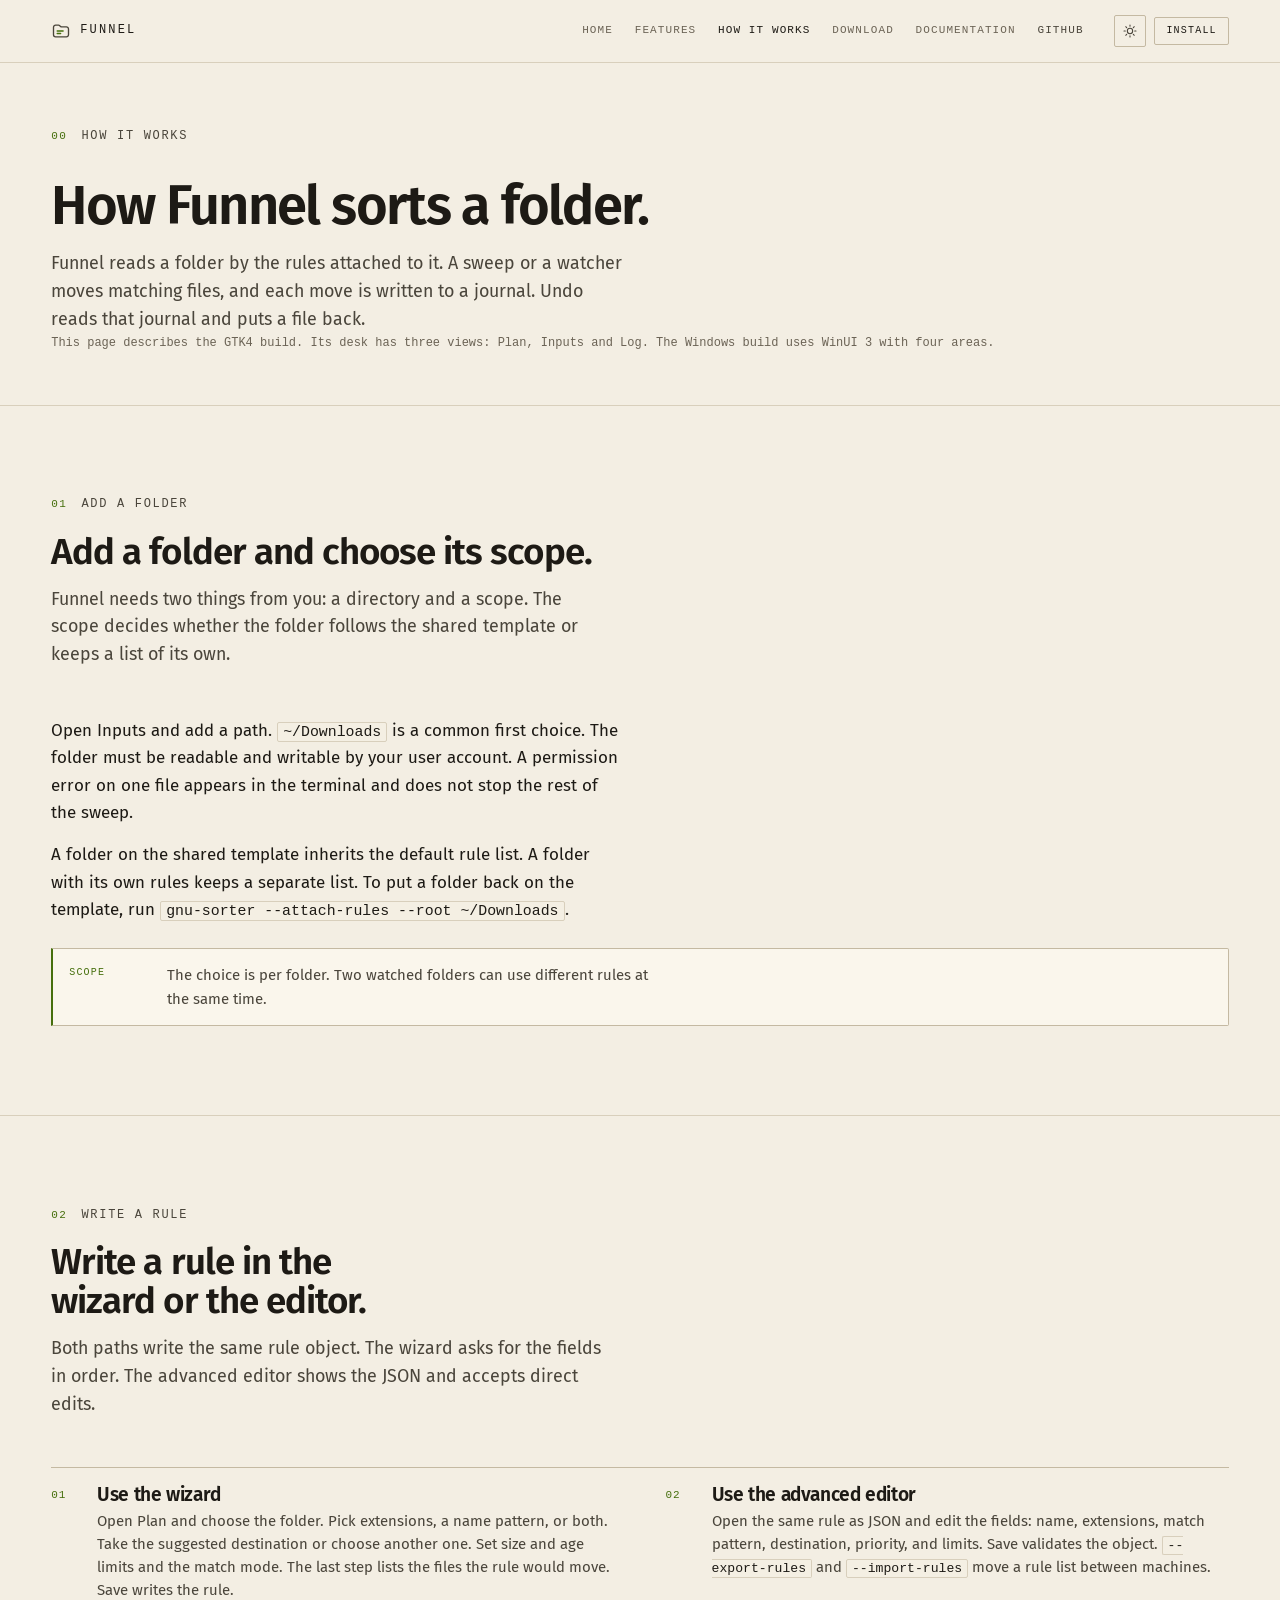
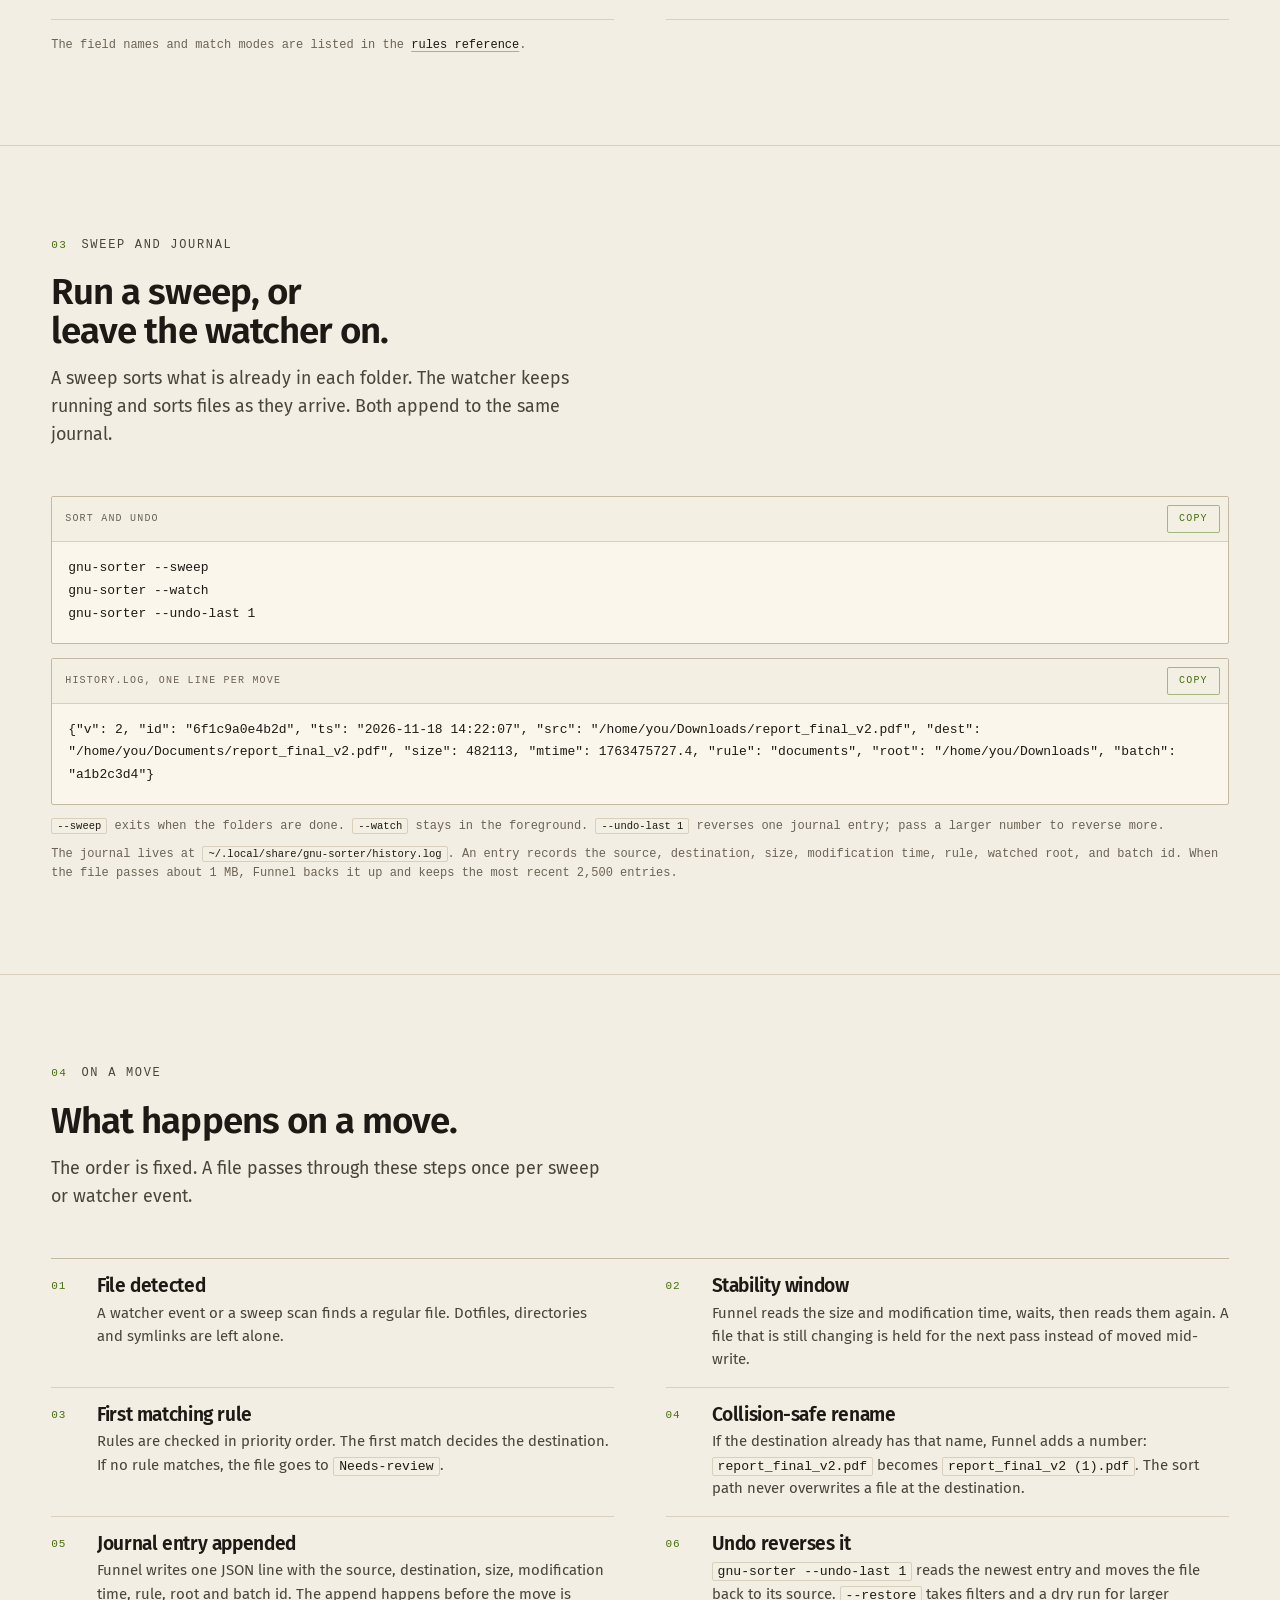
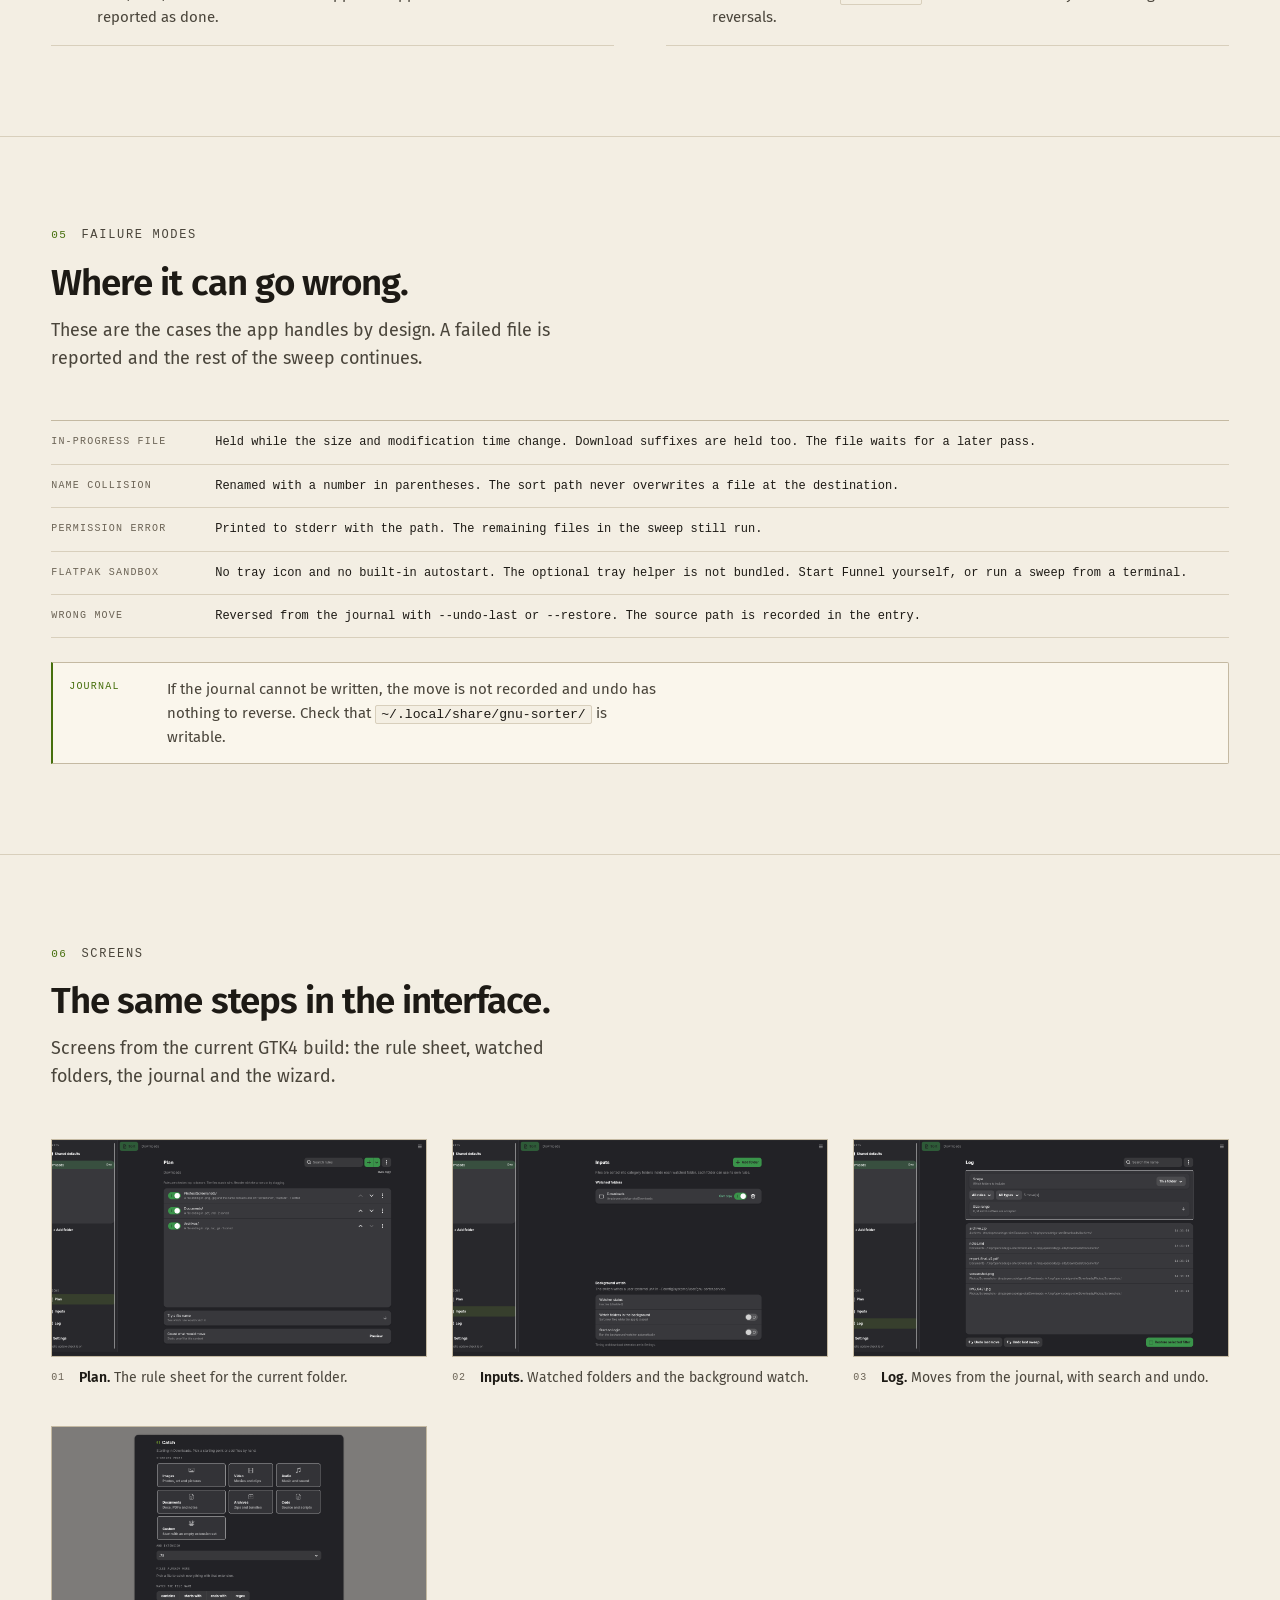
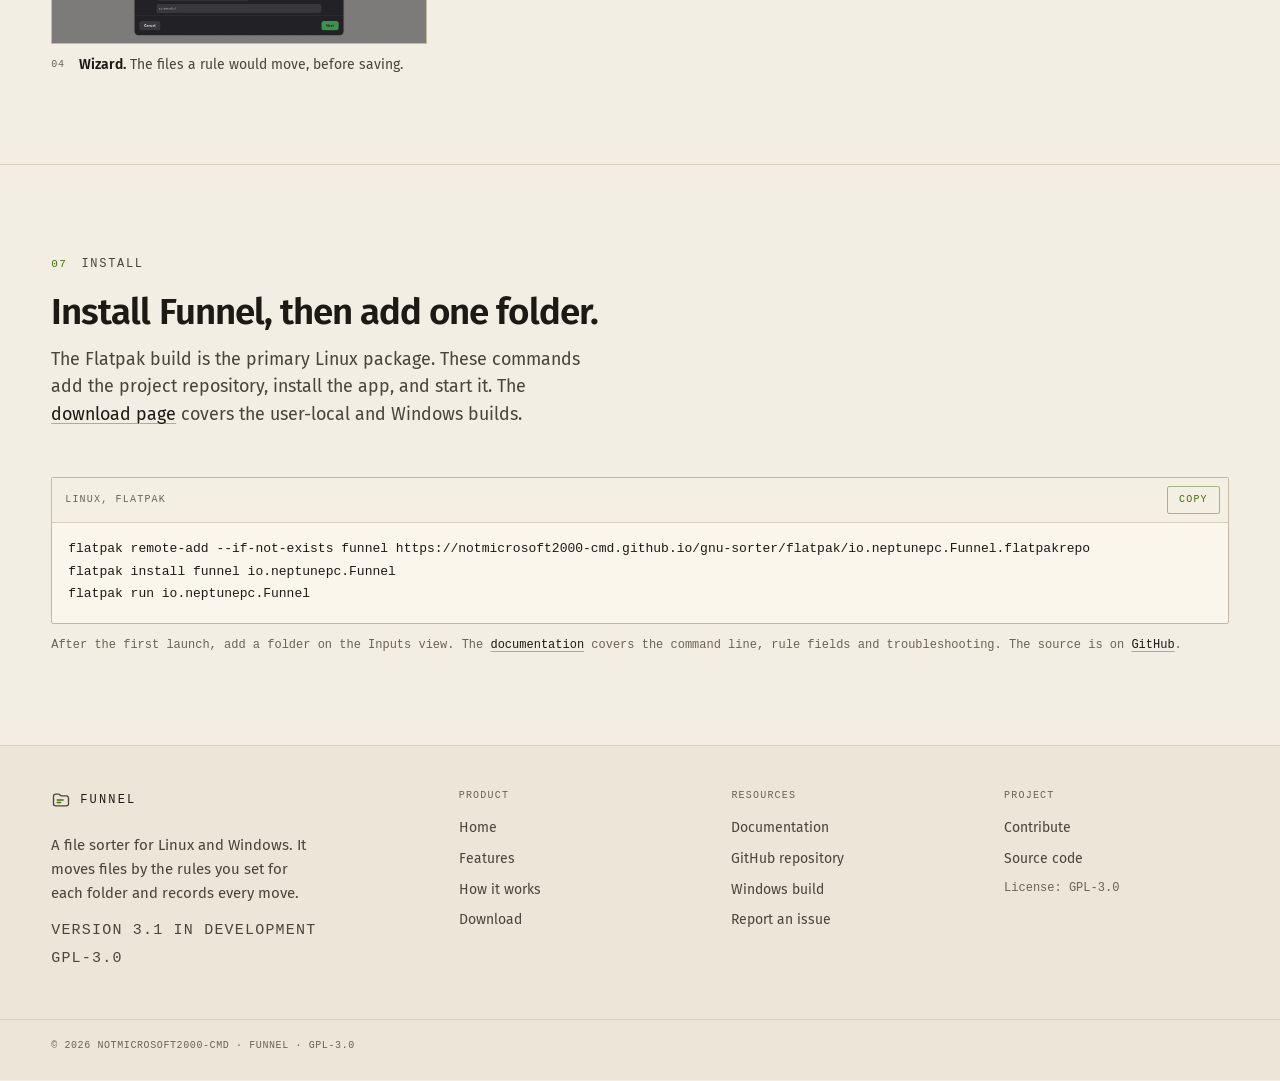
<file: docs/how-it-works.html>
<!DOCTYPE html>
<html lang="en" data-theme="dark">
<head>
  <meta charset="UTF-8">
  <meta name="viewport" content="width=device-width, initial-scale=1.0">
  <title>How Funnel works: folders, rules and the journal</title>
  <meta name="description" content="Funnel watches a folder, matches each new file against that folder's rules, moves the file, and appends the move to a journal that undo can reverse.">
  <meta name="theme-color" content="#12110f">
  <meta property="og:type" content="website">
  <meta property="og:title" content="How Funnel works: folders, rules and the journal">
  <meta property="og:description" content="A folder, a rule list, a sweep or a watcher, and one journal line per move. The mechanics of Funnel, from a folder to a journal line.">
  <meta property="og:image" content="https://notmicrosoft2000-cmd.github.io/gnu-sorter/icon.png">
  <meta property="og:url" content="https://notmicrosoft2000-cmd.github.io/gnu-sorter/how-it-works.html">
  <link rel="icon" href="favicon.ico">
  <link rel="stylesheet" href="style.css">
  <script>
    // Apply the saved theme before paint to avoid a flash.
    (function () {
      try {
        var stored = localStorage.getItem('gs-theme');
        if (stored === 'light' || stored === 'dark') {
          document.documentElement.setAttribute('data-theme', stored);
        } else if (window.matchMedia('(prefers-color-scheme: light)').matches) {
          document.documentElement.setAttribute('data-theme', 'light');
        }
      } catch (e) { /* ignore */ }
    })();
  </script>
</head>
<body>
  <a class="skip-link" href="#main">Skip to content</a>

  <header class="site-header">
    <div class="header-inner">
      <a class="brand" href="index.html" aria-label="Funnel home">
        <span class="brand-mark" aria-hidden="true">
          <svg viewBox="0 0 24 24" width="24" height="24" fill="none">
            <path d="M3 7.5A2.5 2.5 0 0 1 5.5 5h3.6a2 2 0 0 1 1.4.6L12 7h6.5A2.5 2.5 0 0 1 21 9.5v7A2.5 2.5 0 0 1 18.5 19h-13A2.5 2.5 0 0 1 3 16.5Z" stroke="currentColor" stroke-width="1.6"/>
            <path d="M7.5 12h7M7.5 15h4" stroke="#a3e635" stroke-width="1.8" stroke-linecap="round"/>
          </svg>
        </span>
        <span class="brand-text">Funnel</span>
      </a>

      <nav class="primary-nav" id="primary-nav" aria-label="Primary">
        <a href="index.html">Home</a>
        <a href="features.html">Features</a>
        <a href="how-it-works.html" aria-current="page">How it works</a>
        <a href="download.html">Download</a>
        <a href="docs.html">Documentation</a>
        <a class="nav-external" href="https://github.com/notmicrosoft2000-cmd/gnu-sorter" target="_blank" rel="noopener">GitHub</a>
      </nav>

      <div class="header-actions">
        <button class="icon-button theme-toggle" type="button" aria-label="Toggle color theme" aria-pressed="false">
          <svg class="icon-moon" viewBox="0 0 24 24" width="18" height="18" fill="none" aria-hidden="true"><path d="M20 14.5A8 8 0 0 1 9.5 4a8 8 0 1 0 10.5 10.5Z" stroke="currentColor" stroke-width="1.6" stroke-linejoin="round"/></svg>
          <svg class="icon-sun" viewBox="0 0 24 24" width="18" height="18" fill="none" aria-hidden="true"><circle cx="12" cy="12" r="4" stroke="currentColor" stroke-width="1.6"/><path d="M12 3v2M12 19v2M3 12h2M19 12h2M5.6 5.6 7 7M17 17l1.4 1.4M18.4 5.6 17 7M7 17l-1.4 1.4" stroke="currentColor" stroke-width="1.6" stroke-linecap="round"/></svg>
        </button>
        <a class="btn btn--line btn--sm" href="download.html">Install</a>
        <button class="icon-button menu-toggle" type="button" aria-label="Open navigation" aria-expanded="false" aria-controls="primary-nav">
          <svg viewBox="0 0 24 24" width="20" height="20" fill="none" aria-hidden="true"><path d="M4 7h16M4 12h16M4 17h16" stroke="currentColor" stroke-width="1.8" stroke-linecap="round"/></svg>
        </button>
      </div>
    </div>
  </header>

  <main id="main">
    <section class="page-hero">
      <div class="wrap rail-grid">
        <div class="rail">
          <span class="rail-index">00</span>
          <span class="rail-label">How it works</span>
        </div>
        <div class="rail-body">
          <h1>How Funnel sorts a folder.</h1>
          <p class="sec-lede">Funnel reads a folder by the rules attached to it. A sweep or a watcher moves matching files, and each move is written to a journal. Undo reads that journal and puts a file back.</p>
          <p class="fineprint">This page describes the GTK4 build. Its desk has three views: Plan, Inputs and Log. The Windows build uses WinUI 3 with four areas.</p>
        </div>
      </div>
    </section>

    <section class="band" id="add-folder">
      <div class="wrap rail-grid">
        <div class="rail">
          <span class="rail-index">01</span>
          <span class="rail-label">Add a folder</span>
        </div>
        <div class="rail-body">
          <header class="sec-head">
            <h2 class="sec-title">Add a folder and choose its scope.</h2>
            <p class="sec-lede">Funnel needs two things from you: a directory and a scope. The scope decides whether the folder follows the shared template or keeps a list of its own.</p>
          </header>

          <div class="prose">
            <p>Open Inputs and add a path. <code>~/Downloads</code> is a common first choice. The folder must be readable and writable by your user account. A permission error on one file appears in the terminal and does not stop the rest of the sweep.</p>
            <p>A folder on the shared template inherits the default rule list. A folder with its own rules keeps a separate list. To put a folder back on the template, run <code>gnu-sorter --attach-rules --root ~/Downloads</code>.</p>
          </div>

          <div class="note">
            <span class="note-label">Scope</span>
            <p>The choice is per folder. Two watched folders can use different rules at the same time.</p>
          </div>
        </div>
      </div>
    </section>

    <section class="band" id="write-rule">
      <div class="wrap rail-grid">
        <div class="rail">
          <span class="rail-index">02</span>
          <span class="rail-label">Write a rule</span>
        </div>
        <div class="rail-body">
          <header class="sec-head">
            <h2 class="sec-title">Write a rule in the wizard or the editor.</h2>
            <p class="sec-lede">Both paths write the same rule object. The wizard asks for the fields in order. The advanced editor shows the JSON and accepts direct edits.</p>
          </header>

          <ol class="seq">
            <li class="seq-item">
              <span class="seq-index">01</span>
              <div>
                <h3 class="seq-title">Use the wizard</h3>
                <p class="seq-text">Open Plan and choose the folder. Pick extensions, a name pattern, or both. Take the suggested destination or choose another one. Set size and age limits and the match mode. The last step lists the files the rule would move. Save writes the rule.</p>
              </div>
            </li>
            <li class="seq-item">
              <span class="seq-index">02</span>
              <div>
                <h3 class="seq-title">Use the advanced editor</h3>
                <p class="seq-text">Open the same rule as JSON and edit the fields: name, extensions, match pattern, destination, priority, and limits. Save validates the object. <code>--export-rules</code> and <code>--import-rules</code> move a rule list between machines.</p>
              </div>
            </li>
          </ol>

          <p class="fineprint">The field names and match modes are listed in the <a href="docs.html#rules">rules reference</a>.</p>
        </div>
      </div>
    </section>

    <section class="band" id="sweep">
      <div class="wrap rail-grid">
        <div class="rail">
          <span class="rail-index">03</span>
          <span class="rail-label">Sweep and journal</span>
        </div>
        <div class="rail-body">
          <header class="sec-head">
            <h2 class="sec-title">Run a sweep, or leave the watcher on.</h2>
            <p class="sec-lede">A sweep sorts what is already in each folder. The watcher keeps running and sorts files as they arrive. Both append to the same journal.</p>
          </header>

          <div class="code">
            <div class="code-head">
              <span class="code-label">Sort and undo</span>
              <button class="copy-btn" type="button" data-copy="gnu-sorter --sweep
gnu-sorter --watch
gnu-sorter --undo-last 1" aria-label="Copy the sweep, watch and undo commands">Copy</button>
            </div>
            <pre><code>gnu-sorter --sweep
gnu-sorter --watch
gnu-sorter --undo-last 1</code></pre>
          </div>

          <div class="code">
            <div class="code-head">
              <span class="code-label">history.log, one line per move</span>
              <button class="copy-btn" type="button" data-copy='{"v": 2, "id": "6f1c9a0e4b2d", "ts": "2026-11-18 14:22:07", "src": "/home/you/Downloads/report_final_v2.pdf", "dest": "/home/you/Documents/report_final_v2.pdf", "size": 482113, "mtime": 1763475727.4, "rule": "documents", "root": "/home/you/Downloads", "batch": "a1b2c3d4"}' aria-label="Copy one journal line">Copy</button>
            </div>
            <pre><code>{"v": 2, "id": "6f1c9a0e4b2d", "ts": "2026-11-18 14:22:07", "src": "/home/you/Downloads/report_final_v2.pdf", "dest": "/home/you/Documents/report_final_v2.pdf", "size": 482113, "mtime": 1763475727.4, "rule": "documents", "root": "/home/you/Downloads", "batch": "a1b2c3d4"}</code></pre>
          </div>
          <p class="fineprint"><code>--sweep</code> exits when the folders are done. <code>--watch</code> stays in the foreground. <code>--undo-last 1</code> reverses one journal entry; pass a larger number to reverse more.</p>
          <p class="fineprint">The journal lives at <code>~/.local/share/gnu-sorter/history.log</code>. An entry records the source, destination, size, modification time, rule, watched root, and batch id. When the file passes about 1 MB, Funnel backs it up and keeps the most recent 2,500 entries.</p>
        </div>
      </div>
    </section>

    <section class="band" id="on-a-move">
      <div class="wrap rail-grid">
        <div class="rail">
          <span class="rail-index">04</span>
          <span class="rail-label">On a move</span>
        </div>
        <div class="rail-body">
          <header class="sec-head">
            <h2 class="sec-title">What happens on a move.</h2>
            <p class="sec-lede">The order is fixed. A file passes through these steps once per sweep or watcher event.</p>
          </header>

          <ol class="seq">
            <li class="seq-item">
              <span class="seq-index">01</span>
              <div>
                <h3 class="seq-title">File detected</h3>
                <p class="seq-text">A watcher event or a sweep scan finds a regular file. Dotfiles, directories and symlinks are left alone.</p>
              </div>
            </li>
            <li class="seq-item">
              <span class="seq-index">02</span>
              <div>
                <h3 class="seq-title">Stability window</h3>
                <p class="seq-text">Funnel reads the size and modification time, waits, then reads them again. A file that is still changing is held for the next pass instead of moved mid-write.</p>
              </div>
            </li>
            <li class="seq-item">
              <span class="seq-index">03</span>
              <div>
                <h3 class="seq-title">First matching rule</h3>
                <p class="seq-text">Rules are checked in priority order. The first match decides the destination. If no rule matches, the file goes to <code>Needs-review</code>.</p>
              </div>
            </li>
            <li class="seq-item">
              <span class="seq-index">04</span>
              <div>
                <h3 class="seq-title">Collision-safe rename</h3>
                <p class="seq-text">If the destination already has that name, Funnel adds a number: <code>report_final_v2.pdf</code> becomes <code>report_final_v2 (1).pdf</code>. The sort path never overwrites a file at the destination.</p>
              </div>
            </li>
            <li class="seq-item">
              <span class="seq-index">05</span>
              <div>
                <h3 class="seq-title">Journal entry appended</h3>
                <p class="seq-text">Funnel writes one JSON line with the source, destination, size, modification time, rule, root and batch id. The append happens before the move is reported as done.</p>
              </div>
            </li>
            <li class="seq-item">
              <span class="seq-index">06</span>
              <div>
                <h3 class="seq-title">Undo reverses it</h3>
                <p class="seq-text"><code>gnu-sorter --undo-last 1</code> reads the newest entry and moves the file back to its source. <code>--restore</code> takes filters and a dry run for larger reversals.</p>
              </div>
            </li>
          </ol>
        </div>
      </div>
    </section>

    <section class="band" id="failure-modes">
      <div class="wrap rail-grid">
        <div class="rail">
          <span class="rail-index">05</span>
          <span class="rail-label">Failure modes</span>
        </div>
        <div class="rail-body">
          <header class="sec-head">
            <h2 class="sec-title">Where it can go wrong.</h2>
            <p class="sec-lede">These are the cases the app handles by design. A failed file is reported and the rest of the sweep continues.</p>
          </header>

          <dl class="spec">
            <div class="spec-row">
              <dt>In-progress file</dt>
              <dd>Held while the size and modification time change. Download suffixes are held too. The file waits for a later pass.</dd>
            </div>
            <div class="spec-row">
              <dt>Name collision</dt>
              <dd>Renamed with a number in parentheses. The sort path never overwrites a file at the destination.</dd>
            </div>
            <div class="spec-row">
              <dt>Permission error</dt>
              <dd>Printed to stderr with the path. The remaining files in the sweep still run.</dd>
            </div>
            <div class="spec-row">
              <dt>Flatpak sandbox</dt>
              <dd>No tray icon and no built-in autostart. The optional tray helper is not bundled. Start Funnel yourself, or run a sweep from a terminal.</dd>
            </div>
            <div class="spec-row">
              <dt>Wrong move</dt>
              <dd>Reversed from the journal with <code>--undo-last</code> or <code>--restore</code>. The source path is recorded in the entry.</dd>
            </div>
          </dl>

          <div class="note">
            <span class="note-label">Journal</span>
            <p>If the journal cannot be written, the move is not recorded and undo has nothing to reverse. Check that <code>~/.local/share/gnu-sorter/</code> is writable.</p>
          </div>
        </div>
      </div>
    </section>

    <section class="band" id="screens" data-shots-section>
      <div class="wrap rail-grid">
        <div class="rail">
          <span class="rail-index">06</span>
          <span class="rail-label">Screens</span>
        </div>
        <div class="rail-body">
          <header class="sec-head">
            <h2 class="sec-title">The same steps in the interface.</h2>
            <p class="sec-lede">Screens from the current GTK4 build: the rule sheet, watched folders, the journal and the wizard.</p>
          </header>

          <div class="gallery">
            <figure class="shot shot--4">
              <div class="shot-media"><img src="images/desk-plan.png" alt="The Plan view showing a folder's rules in priority order." loading="lazy" data-shot></div>
              <figcaption><span class="shot-no">01</span><span><b>Plan.</b> The rule sheet for the current folder.</span></figcaption>
            </figure>
            <figure class="shot shot--4">
              <div class="shot-media"><img src="images/desk-inputs.png" alt="The Inputs view listing watched folders." loading="lazy" data-shot></div>
              <figcaption><span class="shot-no">02</span><span><b>Inputs.</b> Watched folders and the background watch.</span></figcaption>
            </figure>
            <figure class="shot shot--4">
              <div class="shot-media"><img src="images/desk-log.png" alt="The Log view listing moves from the journal." loading="lazy" data-shot></div>
              <figcaption><span class="shot-no">03</span><span><b>Log.</b> Moves from the journal, with search and undo.</span></figcaption>
            </figure>
            <figure class="shot shot--4">
              <div class="shot-media"><img src="images/desk-wizard.png" alt="The rule wizard showing the files a rule would move." loading="lazy" data-shot></div>
              <figcaption><span class="shot-no">04</span><span><b>Wizard.</b> The files a rule would move, before saving.</span></figcaption>
            </figure>
          </div>
        </div>
      </div>
    </section>

    <section class="band" id="install">
      <div class="wrap rail-grid">
        <div class="rail">
          <span class="rail-index">07</span>
          <span class="rail-label">Install</span>
        </div>
        <div class="rail-body">
          <header class="sec-head">
            <h2 class="sec-title">Install Funnel, then add one folder.</h2>
            <p class="sec-lede">The Flatpak build is the primary Linux package. These commands add the project repository, install the app, and start it. The <a href="download.html">download page</a> covers the user-local and Windows builds.</p>
          </header>

          <div class="code">
            <div class="code-head">
              <span class="code-label">Linux, Flatpak</span>
              <button class="copy-btn" type="button" data-copy="flatpak remote-add --if-not-exists funnel https://notmicrosoft2000-cmd.github.io/gnu-sorter/flatpak/io.neptunepc.Funnel.flatpakrepo
flatpak install funnel io.neptunepc.Funnel
flatpak run io.neptunepc.Funnel" aria-label="Copy the Flatpak install commands">Copy</button>
            </div>
            <pre><code>flatpak remote-add --if-not-exists funnel https://notmicrosoft2000-cmd.github.io/gnu-sorter/flatpak/io.neptunepc.Funnel.flatpakrepo
flatpak install funnel io.neptunepc.Funnel
flatpak run io.neptunepc.Funnel</code></pre>
          </div>

          <p class="fineprint">After the first launch, add a folder on the Inputs view. The <a href="docs.html">documentation</a> covers the command line, rule fields and troubleshooting. The source is on <a href="https://github.com/notmicrosoft2000-cmd/gnu-sorter" target="_blank" rel="noopener">GitHub</a>.</p>
        </div>
      </div>
    </section>
  </main>

  <footer class="site-footer">
    <h2 class="visually-hidden">Site footer</h2>
    <div class="wrap footer-grid">
      <div class="footer-brand">
        <a class="brand" href="index.html" aria-label="Funnel home">
          <span class="brand-mark" aria-hidden="true">
            <svg viewBox="0 0 24 24" width="22" height="22" fill="none">
              <path d="M3 7.5A2.5 2.5 0 0 1 5.5 5h3.6a2 2 0 0 1 1.4.6L12 7h6.5A2.5 2.5 0 0 1 21 9.5v7A2.5 2.5 0 0 1 18.5 19h-13A2.5 2.5 0 0 1 3 16.5Z" stroke="currentColor" stroke-width="1.6"/>
              <path d="M7.5 12h7M7.5 15h4" stroke="#a3e635" stroke-width="1.8" stroke-linecap="round"/>
            </svg>
          </span>
          <span class="brand-text">Funnel</span>
        </a>
        <p>A file sorter for Linux and Windows. It moves files by the rules you set for each folder and records every move.</p>
        <p class="footer-meta">
          <span>Version 3.1 in development</span>
          <span>GPL-3.0</span>
        </p>
      </div>

      <nav class="footer-col" aria-label="Product">
        <h3>Product</h3>
        <a href="index.html">Home</a>
        <a href="features.html">Features</a>
        <a href="how-it-works.html" aria-current="page">How it works</a>
        <a href="download.html">Download</a>
      </nav>

      <nav class="footer-col" aria-label="Resources">
        <h3>Resources</h3>
        <a href="docs.html">Documentation</a>
        <a href="https://github.com/notmicrosoft2000-cmd/gnu-sorter" target="_blank" rel="noopener">GitHub repository</a>
        <a href="https://github.com/notmicrosoft2000-cmd/gnu-sorter-windows" target="_blank" rel="noopener">Windows build</a>
        <a href="https://github.com/notmicrosoft2000-cmd/gnu-sorter/issues" target="_blank" rel="noopener">Report an issue</a>
      </nav>

      <nav class="footer-col" aria-label="Project">
        <h3>Project</h3>
        <a href="https://github.com/notmicrosoft2000-cmd/gnu-sorter" target="_blank" rel="noopener">Contribute</a>
        <a href="https://github.com/notmicrosoft2000-cmd/gnu-sorter" target="_blank" rel="noopener">Source code</a>
        <span class="muted">License: GPL-3.0</span>
      </nav>
    </div>

    <div class="wrap footer-bottom">
      <p>&copy; <span id="year">2026</span> notmicrosoft2000-cmd &middot; Funnel &middot; GPL-3.0</p>
    </div>
  </footer>

  <script src="script.js"></script>
</body>
</html>
</file>
<file: docs/style.css>
/* ============================================================
   Funnel site
   Technical desk, dark. Warm graphite, one accent, hairline structure.
   Dark is the default. Light is a paper variant.
   ============================================================ */

@font-face {
  font-family: "Fira Sans";
  src: url("fonts/FiraSans-Regular.woff2") format("woff2");
  font-weight: 400;
  font-style: normal;
  font-display: swap;
}

@font-face {
  font-family: "Fira Sans";
  src: url("fonts/FiraSans-SemiBold.woff2") format("woff2");
  font-weight: 600;
  font-style: normal;
  font-display: swap;
}

:root {
  color-scheme: dark;

  --ground: #12110f;
  --ground-2: #171512;
  --plate: #1a1815;
  --plate-2: #201d19;

  --line: #2d2923;
  --line-2: #3d382f;

  --ink: #ece7dd;
  --ink-2: #b9b1a3;
  --ink-3: #988f80;

  --accent: #a3e635;
  --accent-hover: #b8f24a;
  --accent-ink: #17210b;
  --accent-line: rgba(163, 230, 53, 0.42);
  --accent-wash: rgba(163, 230, 53, 0.07);

  --font-sans: "Fira Sans", ui-sans-serif, system-ui, -apple-system, "Segoe UI", Roboto, Arial, sans-serif;
  --font-mono: ui-monospace, SFMono-Regular, "SF Mono", Menlo, Consolas, "Liberation Mono", monospace;

  --wrap: 1360px;
  --gutter: clamp(20px, 4vw, 56px);
  --sec-y: clamp(52px, 7vw, 100px);

  --fs-display: clamp(3.4rem, 8vw, 6.5rem);
  --fs-h1: clamp(2.1rem, 4.4vw, 3.4rem);
  --fs-h2: clamp(1.55rem, 2.9vw, 2.3rem);
  --fs-h3: clamp(1.05rem, 1.5vw, 1.2rem);
  --fs-lede: clamp(1.05rem, 1.4vw, 1.25rem);
  --fs-small: 0.875rem;
  --fs-micro: 0.75rem;

  --ease: cubic-bezier(0.2, 0.6, 0.2, 1);
  --dur: 0.18s;

  /* Aliases read by the SVG figures in script.js. */
  --bg-soft: var(--ground-2);
  --surface: var(--plate);
  --surface-2: var(--plate-2);
  --border: var(--line);
  --border-strong: var(--line-2);
  --text: var(--ink);
  --text-dim: var(--ink-2);
  --text-faint: var(--ink-3);
}

html[data-theme="light"] {
  color-scheme: light;

  --ground: #f3eee3;
  --ground-2: #ece6d8;
  --plate: #faf6ec;
  --plate-2: #f4efe3;

  --line: #d8cfbc;
  --line-2: #c4b9a2;

  --ink: #1d1a15;
  --ink-2: #4a453b;
  --ink-3: #6b6355;

  --accent: #466f0d;
  --accent-hover: #3b5e0b;
  --accent-ink: #f7f3e8;
  --accent-line: rgba(70, 111, 13, 0.45);
  --accent-wash: rgba(70, 111, 13, 0.08);
}

*, *::before, *::after { box-sizing: border-box; }

html {
  background: var(--ground);
  scroll-behavior: smooth;
  scroll-padding-top: 88px;
  -webkit-text-size-adjust: 100%;
}

body {
  margin: 0;
  background-color: var(--ground);
  color: var(--ink);
  font-family: var(--font-sans);
  font-size: 1.0625rem;
  font-weight: 400;
  line-height: 1.62;
  -webkit-font-smoothing: antialiased;
  text-rendering: optimizeLegibility;
  overflow-x: clip;
}

html[data-theme="light"] body {
  background-image: radial-gradient(rgba(72, 60, 40, 0.11) 0.5px, transparent 0.6px);
  background-size: 22px 22px;
}

h1, h2, h3, h4, h5, h6 {
  margin: 0;
  font-weight: 600;
  line-height: 1.1;
  letter-spacing: -0.02em;
  color: var(--ink);
}

p { margin: 0; }

a {
  color: inherit;
  text-decoration: none;
}

img {
  display: block;
  max-width: 100%;
  height: auto;
}

::selection {
  background: var(--accent);
  color: var(--accent-ink);
}

:where(a, button, input, select, summary, [tabindex]):focus-visible {
  outline: 2px solid var(--accent);
  outline-offset: 3px;
  border-radius: 2px;
}

.skip-link {
  position: fixed;
  top: 8px;
  left: 8px;
  z-index: 100;
  transform: translateY(-180%);
  padding: 10px 14px;
  background: var(--accent);
  color: var(--accent-ink);
  border-radius: 2px;
  font-family: var(--font-mono);
  font-size: 0.6875rem;
  letter-spacing: 0.1em;
  text-transform: uppercase;
  transition: transform var(--dur) var(--ease);
}
.skip-link:focus { transform: none; }

.visually-hidden {
  position: absolute;
  width: 1px;
  height: 1px;
  margin: -1px;
  padding: 0;
  overflow: hidden;
  clip: rect(0 0 0 0);
  clip-path: inset(50%);
  white-space: nowrap;
  border: 0;
}

.wrap {
  width: 100%;
  max-width: var(--wrap);
  margin-inline: auto;
  padding-inline: var(--gutter);
}

/* ---------- Header ---------- */
.site-header {
  position: sticky;
  top: 0;
  z-index: 50;
  background: var(--ground);
  border-bottom: 1px solid var(--line);
}

.header-inner {
  width: 100%;
  max-width: var(--wrap);
  margin-inline: auto;
  padding-inline: var(--gutter);
  min-height: 62px;
  display: flex;
  align-items: center;
  gap: clamp(14px, 2.4vw, 32px);
}

.brand {
  display: inline-flex;
  align-items: center;
  gap: 9px;
  color: var(--ink);
}

.brand-mark {
  display: inline-flex;
  color: var(--ink-2);
}
.brand-mark svg { width: 20px; height: 20px; }
.brand-mark svg path:nth-child(2) { stroke: var(--accent); }

.brand-text {
  font-family: var(--font-mono);
  font-size: 0.75rem;
  font-weight: 400;
  letter-spacing: 0.18em;
  text-transform: uppercase;
}

.primary-nav {
  margin-left: auto;
  display: flex;
  align-items: center;
  gap: clamp(10px, 1.7vw, 24px);
}

.primary-nav a {
  padding: 6px 0;
  font-family: var(--font-mono);
  font-size: 0.6875rem;
  letter-spacing: 0.1em;
  text-transform: uppercase;
  color: var(--ink-3);
  transition: color var(--dur) var(--ease);
}
.primary-nav a:hover { color: var(--ink); }
.primary-nav a[aria-current="page"] { color: var(--ink); }
.primary-nav .nav-external { color: var(--ink-2); }

.header-actions {
  display: flex;
  align-items: center;
  gap: 8px;
}

.icon-button {
  width: 32px;
  height: 32px;
  display: inline-flex;
  align-items: center;
  justify-content: center;
  padding: 0;
  background: transparent;
  color: var(--ink-2);
  border: 1px solid var(--line-2);
  border-radius: 2px;
  cursor: pointer;
  transition: color var(--dur) var(--ease), border-color var(--dur) var(--ease);
}
.icon-button:hover { color: var(--ink); border-color: var(--ink-3); }
.icon-button svg { width: 16px; height: 16px; }

.theme-toggle .icon-sun { display: none; }
html[data-theme="light"] .theme-toggle .icon-moon { display: none; }
html[data-theme="light"] .theme-toggle .icon-sun { display: block; }

.menu-toggle { display: none; }

/* ---------- Buttons and links ---------- */
.btn {
  display: inline-flex;
  align-items: center;
  justify-content: center;
  gap: 8px;
  min-height: 28px;
  padding: 11px 15px;
  border: 1px solid transparent;
  border-radius: 2px;
  font-family: var(--font-mono);
  font-size: 0.6875rem;
  font-weight: 400;
  letter-spacing: 0.12em;
  text-transform: uppercase;
  line-height: 1;
  white-space: nowrap;
  cursor: pointer;
  transition: background-color var(--dur) var(--ease), border-color var(--dur) var(--ease), color var(--dur) var(--ease);
}

.btn--solid {
  background: var(--accent);
  border-color: var(--accent);
  color: var(--accent-ink);
}
.btn--solid:hover { background: var(--accent-hover); border-color: var(--accent-hover); }

.btn--line {
  background: transparent;
  border-color: var(--line-2);
  color: var(--ink);
}
.btn--line:hover { border-color: var(--accent); color: var(--accent); }

.btn--sm {
  padding: 8px 11px;
  font-size: 0.625rem;
}

.link {
  display: inline-flex;
  align-items: baseline;
  gap: 7px;
  padding-bottom: 2px;
  border-bottom: 1px solid var(--line-2);
  font-size: var(--fs-small);
  font-weight: 600;
  color: var(--ink);
  transition: color var(--dur) var(--ease), border-color var(--dur) var(--ease);
}
.link::after {
  content: "\2192";
  font-family: var(--font-mono);
  font-weight: 400;
  color: var(--accent);
  transition: transform var(--dur) var(--ease);
}
.link:hover { border-color: var(--accent); }
.link:hover::after { transform: translateX(3px); }

.link--ext::after { content: "\2197"; }

/* ---------- Layout: single-column editorial flow ---------- */
.band {
  border-top: 1px solid var(--line);
  padding-block: var(--sec-y);
}

/* The demo follows the hero as its artifact, so the seam stays tight. */
#sort {
  padding-top: clamp(28px, 3.5vw, 48px);
}

#sort .sec-head {
  margin-bottom: clamp(18px, 2.2vw, 28px);
}

/* One column per band. The old index rail is now a short mono eyebrow above
   the section title; everything below it uses the full measure. */
.rail-grid {
  display: block;
}

.rail {
  display: flex;
  flex-wrap: wrap;
  align-items: baseline;
  gap: 4px 14px;
  margin-bottom: clamp(12px, 1.6vw, 18px);
  font-family: var(--font-mono);
}

.rail-index {
  font-size: 0.6875rem;
  letter-spacing: 0.14em;
  color: var(--accent);
}

.rail-label {
  font-size: 0.75rem;
  letter-spacing: 0.14em;
  text-transform: uppercase;
  color: var(--ink-2);
}

.rail-meta {
  flex-basis: 100%;
  margin: 8px 0 0;
  display: flex;
  flex-wrap: wrap;
  gap: 6px 24px;
}

.rail-meta div {
  display: flex;
  align-items: baseline;
  gap: 6px;
}

.rail-meta dt {
  font-size: 0.625rem;
  letter-spacing: 0.12em;
  text-transform: uppercase;
  color: var(--ink-3);
}

.rail-meta dd {
  margin: 0;
  font-size: 0.75rem;
  line-height: 1.5;
  color: var(--ink-2);
}

.rail-body {
  min-width: 0;
}

.hero .rail,
.page-hero .rail {
  margin-bottom: clamp(20px, 2.6vw, 30px);
}

/* ---------- Section headings and prose ---------- */
.sec-head {
  max-width: 62ch;
  margin-bottom: clamp(28px, 4vw, 48px);
}

.sec-title {
  font-size: var(--fs-h2);
  letter-spacing: -0.026em;
  line-height: 1.06;
  text-wrap: balance;
}

.sec-lede {
  margin-top: 14px;
  max-width: 58ch;
  font-size: var(--fs-lede);
  line-height: 1.55;
  color: var(--ink-2);
}

.prose {
  max-width: 64ch;
}

.prose p + p { margin-top: 14px; }

.prose ul,
.prose ol {
  margin: 16px 0 0;
  padding-left: 1.2em;
  color: var(--ink-2);
}

.prose li { margin: 7px 0; }

.prose a,
.sec-lede a,
.fineprint a,
.hero-lede a,
.docs-section a:not(.btn) {
  color: var(--ink);
  text-decoration: underline;
  text-decoration-color: var(--accent-line);
  text-decoration-thickness: 1px;
  text-underline-offset: 3px;
}

.prose a:hover,
.sec-lede a:hover,
.fineprint a:hover,
.hero-lede a:hover,
.docs-section a:not(.btn):hover { color: var(--accent); }

.prose code,
.sec-lede code,
.fineprint code,
.hero-lede code,
.note code,
.seq-text code,
.path-body code,
.docs-section code {
  font-family: var(--font-mono);
  font-size: 0.875em;
  color: var(--ink);
  background: var(--plate-2);
  border: 1px solid var(--line);
  border-radius: 2px;
  padding: 1px 5px;
  overflow-wrap: anywhere;
}

.lede {
  margin-top: 18px;
  max-width: 58ch;
  font-size: var(--fs-lede);
  line-height: 1.55;
  color: var(--ink-2);
}

.fineprint {
  font-family: var(--font-mono);
  font-size: var(--fs-micro);
  line-height: 1.65;
  color: var(--ink-3);
}

.fineprint + .fineprint { margin-top: 8px; }
.code + .fineprint { margin-top: 12px; }
.seq + .fineprint { margin-top: 16px; }

/* ---------- Two column inner grid ---------- */
.cols {
  display: grid;
  grid-template-columns: 1fr 1fr;
  gap: clamp(24px, 4vw, 56px);
  align-items: start;
}

@media (max-width: 900px) {
  .cols { grid-template-columns: 1fr; }
}

.cols > .note { margin-top: 0; }

.move + .cols { margin-top: clamp(24px, 3vw, 32px); }

/* ---------- Hero ---------- */
.hero {
  padding-block: clamp(32px, 5vw, 72px) clamp(28px, 3.5vw, 48px);
}

.hero-grid {
  display: grid;
  grid-template-columns: minmax(0, 0.92fr) minmax(0, 1.08fr);
  gap: clamp(28px, 4vw, 64px);
  align-items: start;
}

.hero-title {
  font-size: var(--fs-display);
  line-height: 0.92;
  letter-spacing: -0.045em;
}

.hero-lede {
  margin-top: clamp(16px, 2.4vw, 26px);
  max-width: 24ch;
  font-size: var(--fs-lede);
  line-height: 1.45;
  color: var(--ink);
}

.hero-note {
  margin-top: 14px;
  max-width: 38ch;
  color: var(--ink-2);
  font-size: var(--fs-small);
  line-height: 1.55;
}

.hero-links {
  display: flex;
  flex-wrap: wrap;
  gap: 10px 24px;
  margin-top: clamp(22px, 3vw, 32px);
}

.hero-copy { min-width: 0; }

.hero-aside {
  min-width: 0;
  display: flex;
  flex-direction: column;
  gap: 14px;
}

@media (max-width: 900px) {
  .hero-grid { grid-template-columns: 1fr; }
}

/* ---------- Code blocks ---------- */
.code {
  min-width: 0;
  border: 1px solid var(--line-2);
  border-radius: 2px;
  background: var(--plate);
}

.code-head {
  display: flex;
  align-items: center;
  justify-content: space-between;
  gap: 12px;
  padding: 8px 8px 8px 13px;
  border-bottom: 1px solid var(--line);
  background: var(--plate-2);
}

.code-label {
  display: inline-flex;
  align-items: center;
  gap: 8px;
  font-family: var(--font-mono);
  font-size: 0.625rem;
  letter-spacing: 0.12em;
  text-transform: uppercase;
  color: var(--ink-3);
}

.code--primary .code-label::before {
  content: "";
  flex: none;
  width: 5px;
  height: 5px;
  background: var(--accent);
}

.code pre {
  margin: 0;
  padding: 15px 16px 17px;
  overflow-x: auto;
  scrollbar-width: thin;
  scrollbar-color: var(--line-2) transparent;
  font-family: var(--font-mono);
  font-size: 0.8125rem;
  line-height: 1.75;
  color: var(--ink);
  white-space: pre-wrap;
  overflow-wrap: anywhere;
  tab-size: 2;
}

.code code {
  font: inherit;
  color: inherit;
}

/* A stack of command plates needs a gap of its own. Without it two adjacent
   plates read as one block with two headers. */
.code + .code { margin-top: 14px; }

.prompt { color: var(--accent); }

.copy-btn {
  display: inline-flex;
  align-items: center;
  justify-content: center;
  flex: none;
  min-height: 28px;
  padding: 6px 11px;
  border: 1px solid var(--accent-line);
  border-radius: 2px;
  background: transparent;
  color: var(--accent);
  font-family: var(--font-mono);
  font-size: 0.625rem;
  line-height: 1;
  letter-spacing: 0.12em;
  text-transform: uppercase;
  cursor: pointer;
  transition: background-color var(--dur) var(--ease), border-color var(--dur) var(--ease), color var(--dur) var(--ease);
}

.copy-btn:hover,
.copy-btn.copied {
  background: var(--accent);
  border-color: var(--accent);
  color: var(--accent-ink);
}

.copy-btn:active { transform: translateY(1px); }

/* ---------- Worked rule example ---------- */
.rule-table {
  border: 1px solid var(--line-2);
  background: var(--plate);
}

.rule-head {
  display: grid;
  grid-template-columns: minmax(88px, 0.6fr) minmax(0, 1.4fr) minmax(108px, 0.7fr);
  gap: 16px;
  padding: 8px 14px;
  border-bottom: 1px solid var(--line);
  background: var(--plate-2);
  font-family: var(--font-mono);
  font-size: 0.625rem;
  letter-spacing: 0.12em;
  text-transform: uppercase;
  color: var(--ink-3);
}

.rule-row {
  display: grid;
  grid-template-columns: minmax(88px, 0.6fr) minmax(0, 1.4fr) minmax(108px, 0.7fr);
  gap: 16px;
  align-items: baseline;
  padding: 12px 14px;
  border-bottom: 1px solid var(--line);
  font-family: var(--font-mono);
  font-size: 0.8125rem;
}

.rule-row:last-child { border-bottom: 0; }

.rule-cell {
  min-width: 0;
  overflow-wrap: anywhere;
}
.rule-cell--name { color: var(--ink); }
.rule-cell--match { color: var(--ink-2); }
.rule-cell--dest { color: var(--ink); }
.rule-cell--dest::before {
  content: "\2192";
  margin-right: 6px;
  color: var(--accent);
}

.move {
  display: flex;
  flex-wrap: wrap;
  align-items: baseline;
  gap: 8px 12px;
  margin-top: 14px;
  padding: 12px 14px;
  border: 1px solid var(--line-2);
  background: var(--plate);
  font-family: var(--font-mono);
  font-size: 0.75rem;
  line-height: 1.6;
}
.move-file { color: var(--ink); }
.move-path { color: var(--ink-2); }
.move-arrow { color: var(--accent); }

@media (max-width: 640px) {
  .rule-head { display: none; }
  .rule-row {
    grid-template-columns: 1fr;
    gap: 8px;
    padding: 14px;
  }
  .rule-cell::before {
    content: attr(data-label);
    display: block;
    margin-bottom: 2px;
    font-size: 0.625rem;
    letter-spacing: 0.1em;
    text-transform: uppercase;
    color: var(--ink-3);
  }
  .rule-cell--dest::before { margin-right: 0; color: var(--ink-3); }
}

/* ---------- Callout ---------- */
.note {
  display: grid;
  grid-template-columns: 84px minmax(0, 1fr);
  gap: 14px;
  margin-top: 24px;
  padding: 14px 16px;
  border: 1px solid var(--line-2);
  border-left: 2px solid var(--accent);
  background: var(--plate);
  border-radius: 0 2px 2px 0;
}

.note-label {
  font-family: var(--font-mono);
  font-size: 0.625rem;
  letter-spacing: 0.12em;
  text-transform: uppercase;
  color: var(--accent);
  padding-top: 2px;
}

.note p {
  max-width: 62ch;
  font-size: 0.9375rem;
  line-height: 1.6;
  color: var(--ink-2);
}
.note p + p { margin-top: 8px; }

@media (max-width: 560px) {
  .note { grid-template-columns: 1fr; gap: 6px; }
}

/* ---------- Definition rows ---------- */
.spec {
  margin: 0;
  border-top: 1px solid var(--line-2);
}

.spec-row {
  display: grid;
  grid-template-columns: 148px minmax(0, 1fr);
  gap: 16px;
  padding: 11px 0;
  border-bottom: 1px solid var(--line);
}

.spec dt {
  padding-top: 2px;
  font-family: var(--font-mono);
  font-size: 0.625rem;
  letter-spacing: 0.12em;
  text-transform: uppercase;
  color: var(--ink-3);
}

.spec dd {
  margin: 0;
  font-family: var(--font-mono);
  font-size: 0.75rem;
  line-height: 1.7;
  color: var(--ink);
  overflow-wrap: anywhere;
}

@media (max-width: 560px) {
  .spec-row { grid-template-columns: 1fr; gap: 4px; }
}

/* ---------- Numbered sequence ---------- */
.seq {
  list-style: none;
  margin: 0;
  padding: 0;
  display: grid;
  grid-template-columns: 1fr 1fr;
  column-gap: clamp(24px, 4vw, 56px);
  border-top: 1px solid var(--line-2);
}

.seq-item {
  display: grid;
  grid-template-columns: 34px minmax(0, 1fr);
  gap: 12px;
  align-items: start;
  padding: 16px 0;
  border-bottom: 1px solid var(--line);
}

.seq-index {
  padding-top: 3px;
  font-family: var(--font-mono);
  font-size: 0.6875rem;
  letter-spacing: 0.08em;
  color: var(--accent);
}

.seq-title { font-size: var(--fs-h3); }

.seq-text {
  margin-top: 5px;
  font-size: 0.9375rem;
  line-height: 1.55;
  color: var(--ink-2);
}

.seq--stack { grid-template-columns: 1fr; }

.seq-item .code { margin-top: 12px; }

@media (max-width: 700px) {
  .seq { grid-template-columns: 1fr; }
}

/* ---------- Screenshot plates ---------- */
.gallery {
  display: grid;
  grid-template-columns: repeat(12, minmax(0, 1fr));
  gap: clamp(22px, 3vw, 40px) clamp(14px, 2vw, 26px);
}

.shot {
  grid-column: span 6;
  min-width: 0;
  margin: 0;
}

.shot--7 { grid-column: span 7; }
.shot--5 { grid-column: span 5; }
.shot--4 { grid-column: span 4; }
.shot--12 { grid-column: span 12; }

.shot-media {
  aspect-ratio: 1440 / 836;
  overflow: hidden;
  border: 1px solid var(--line-2);
  background: var(--plate);
  transition: border-color var(--dur) var(--ease);
}

.shot-media img {
  width: 100%;
  height: 100%;
  object-fit: cover;
  object-position: top center;
}

.shot figcaption {
  display: flex;
  gap: 8px;
  padding-top: 10px;
  font-size: var(--fs-small);
  line-height: 1.5;
  color: var(--ink-2);
}

.shot figcaption > span:last-child { min-width: 0; }

.shot-no {
  flex: none;
  width: 20px;
  padding-top: 3px;
  font-family: var(--font-mono);
  font-size: 0.625rem;
  letter-spacing: 0.08em;
  color: var(--ink-3);
  transition: color var(--dur) var(--ease);
}

.shot figcaption b {
  font-weight: 600;
  color: var(--ink);
}

.shot:hover .shot-media { border-color: var(--ink-3); }
.shot:hover .shot-no { color: var(--accent); }

.shot.is-missing { display: none; }
.gallery.is-empty { display: none; }
[data-shots-section].is-empty { display: none; }

@media (max-width: 1024px) {
  .shot--7,
  .shot--5 { grid-column: span 6; }
  .shot--4 { grid-column: span 6; }
}

@media (max-width: 640px) {
  .shot,
  .shot--7,
  .shot--5,
  .shot--4 { grid-column: 1 / -1; }
}

/* ---------- Install paths ---------- */
.paths {
  border-top: 1px solid var(--line-2);
}

.path {
  display: grid;
  grid-template-columns: 188px minmax(0, 1fr) auto;
  gap: clamp(16px, 3vw, 40px);
  align-items: start;
  padding: 18px 0;
  border-bottom: 1px solid var(--line);
}

.path-name {
  padding-top: 2px;
  font-family: var(--font-mono);
  font-size: 0.6875rem;
  letter-spacing: 0.1em;
  text-transform: uppercase;
  color: var(--ink);
}

.path-body p {
  max-width: 62ch;
  font-size: 0.9375rem;
  line-height: 1.6;
  color: var(--ink-2);
}

.path-link {
  justify-self: end;
  font-family: var(--font-mono);
  font-size: 0.625rem;
  letter-spacing: 0.1em;
  text-transform: uppercase;
  color: var(--accent);
  border-bottom: 1px solid var(--accent-line);
  padding-bottom: 2px;
  transition: border-color var(--dur) var(--ease);
}
.path-link:hover { border-color: var(--accent); }

@media (max-width: 760px) {
  .path {
    grid-template-columns: 1fr;
    gap: 8px;
  }
  .path-link { justify-self: start; margin-top: 4px; }
}

/* ---------- Start section ---------- */
.start-grid {
  display: grid;
  grid-template-columns: minmax(0, 1fr) minmax(0, 0.9fr);
  gap: clamp(28px, 4vw, 64px);
  align-items: start;
}

.start-copy p {
  margin-top: 14px;
  max-width: 44ch;
  font-size: 0.9375rem;
  line-height: 1.6;
  color: var(--ink-2);
}

.start-actions {
  display: flex;
  flex-wrap: wrap;
  gap: 10px 22px;
  margin-top: 24px;
}

@media (max-width: 860px) {
  .start-grid { grid-template-columns: 1fr; }
}

/* ---------- Footer ---------- */
.site-footer {
  border-top: 1px solid var(--line);
  background: var(--ground-2);
  padding-block: 44px 26px;
}

.footer-grid {
  display: grid;
  grid-template-columns: 1.6fr 1fr 1fr 1fr;
  gap: clamp(24px, 4vw, 48px);
}

.footer-brand p {
  margin-top: 14px;
  max-width: 32ch;
  font-size: 0.9375rem;
  line-height: 1.6;
  color: var(--ink-2);
}

.footer-meta {
  display: flex;
  flex-wrap: wrap;
  gap: 4px 14px;
  margin-top: 16px;
  font-family: var(--font-mono);
  font-size: 0.625rem;
  letter-spacing: 0.08em;
  text-transform: uppercase;
  color: var(--ink-3);
}

.footer-col h3 {
  margin-bottom: 12px;
  font-family: var(--font-mono);
  font-size: 0.625rem;
  font-weight: 400;
  letter-spacing: 0.12em;
  text-transform: uppercase;
  color: var(--ink-3);
}

.footer-col a,
.footer-col .muted {
  display: block;
  padding: 4px 0;
  font-size: 0.875rem;
  color: var(--ink-2);
  transition: color var(--dur) var(--ease);
}

.footer-col a:hover { color: var(--ink); }

.footer-col .muted {
  font-family: var(--font-mono);
  font-size: 0.75rem;
  color: var(--ink-3);
}

.footer-bottom {
  display: flex;
  flex-wrap: wrap;
  justify-content: space-between;
  gap: 10px 24px;
  margin-top: clamp(28px, 4vw, 48px);
  padding-top: 18px;
  border-top: 1px solid var(--line);
  font-family: var(--font-mono);
  font-size: 0.625rem;
  letter-spacing: 0.06em;
  text-transform: uppercase;
  color: var(--ink-3);
}

.footer-tag { color: var(--ink-2); }

@media (max-width: 900px) {
  .footer-grid { grid-template-columns: 1fr 1fr; }
}

@media (max-width: 600px) {
  .footer-grid { grid-template-columns: 1fr; gap: 28px; }
}

/* ---------- Mobile navigation ---------- */
@media (max-width: 900px) {
  .menu-toggle { display: inline-flex; }

  .primary-nav {
    position: absolute;
    left: 0;
    right: 0;
    top: 100%;
    margin: 0;
    display: none;
    flex-direction: column;
    align-items: stretch;
    gap: 0;
    padding: 4px var(--gutter) 12px;
    background: var(--plate);
    border-bottom: 1px solid var(--line-2);
  }

  body.nav-open .primary-nav { display: flex; }

  .primary-nav a {
    padding: 12px 0;
    border-bottom: 1px solid var(--line);
    font-size: 0.75rem;
  }
  .primary-nav a:last-child { border-bottom: 0; }

  .header-actions { margin-left: auto; }
}

@media (max-width: 560px) {
  .header-actions .btn { display: none; }
}

/* ---------- Subpage hero ---------- */
.page-hero {
  padding-block: clamp(36px, 5vw, 72px) clamp(32px, 4vw, 56px);
}

.page-hero h1 {
  max-width: 22ch;
  font-size: var(--fs-h1);
  letter-spacing: -0.03em;
}

.page-hero-actions {
  display: flex;
  flex-wrap: wrap;
  gap: 10px;
  margin-top: 24px;
}

.page-hero .lede { margin-top: 16px; }

/* The facts plate in the documentation hero sits beside the opening copy. */
.page-hero .spec { margin-top: 30px; }

@media (max-width: 900px) {
  .page-hero .spec { margin-top: 24px; }
}

/* ---------- Documentation layout ---------- */
.docs-layout {
  display: block;
  padding-block: 34px 88px;
}

/* The contents list is a horizontal strip above the article, not a side rail.
   Keeping the .docs-sidebar hooks preserves the scrollspy in script.js. */
.docs-sidebar {
  margin-bottom: clamp(24px, 3vw, 34px);
  padding-bottom: 16px;
  border-bottom: 1px solid var(--line);
  font-family: var(--font-mono);
}

.docs-sidebar-title {
  margin-bottom: 10px;
  font-size: 0.625rem;
  letter-spacing: 0.12em;
  text-transform: uppercase;
  color: var(--ink-3);
}

.docs-sidebar nav {
  display: flex;
  flex-wrap: wrap;
  gap: 2px 0;
}

.docs-sidebar a {
  padding: 5px 14px 5px 0;
  border-bottom: 1px solid transparent;
  font-size: 0.75rem;
  color: var(--ink-2);
  transition: color var(--dur) var(--ease), border-color var(--dur) var(--ease);
}

.docs-sidebar a:hover { color: var(--ink); }
.docs-sidebar a.active {
  color: var(--ink);
  border-bottom-color: var(--accent);
}

.docs-content { max-width: none; min-width: 0; }

/* Documentation title block. The manual opens with its title and scope, not a
   banner: no oversized type, no action row. */
.docs-head {
  padding-block: clamp(26px, 3.6vw, 40px) 0;
}

.docs-head h1 {
  font-size: clamp(1.75rem, 2.8vw, 2.3rem);
  letter-spacing: -0.03em;
}

/* Documentation uses the full column for tables, code and plates while the
   prose itself stays inside a readable measure. */
.docs-content--wide { max-width: none; }
.docs-content--wide .docs-section > p { max-width: 68ch; }
.docs-content--wide .seq--stack .seq-text { max-width: 70ch; }

.docs-intro {
  margin-top: 14px;
  font-size: var(--fs-lede);
  line-height: 1.55;
  color: var(--ink-2);
}

.docs-section {
  margin-top: 40px;
  padding-top: 40px;
  border-top: 1px solid var(--line);
}

.docs-content > .docs-section:first-child {
  margin-top: 0;
  padding-top: 0;
  border-top: 0;
}

.docs-section .sec-head { margin-bottom: 24px; }
.docs-section .sec-head h2 { margin-bottom: 0; }

.docs-section h2 {
  margin-bottom: 14px;
  font-size: clamp(1.3rem, 2vw, 1.6rem);
}

.docs-section h3 {
  margin: 24px 0 10px;
  font-size: 1.0625rem;
}

.docs-section p { color: var(--ink-2); }
.docs-section p + p { margin-top: 12px; }

.docs-section ul,
.docs-section ol {
  padding-left: 1.2em;
  color: var(--ink-2);
}
.docs-section li { margin: 6px 0; }
.docs-section strong { color: var(--ink); }

.docs-section .code { margin-top: 16px; }

.defs { margin-top: 16px; }
.defs dt {
  margin-top: 16px;
  font-weight: 600;
  color: var(--ink);
}
.defs dd {
  margin: 4px 0 0;
  color: var(--ink-2);
}

/* ---------- Tables ---------- */
.table-wrap {
  margin-top: 18px;
  overflow-x: auto;
  border: 1px solid var(--line-2);
  scrollbar-width: thin;
  scrollbar-color: var(--line-2) transparent;
}

.table-wrap table {
  width: 100%;
  border-collapse: collapse;
  font-size: var(--fs-small);
}

.table-wrap th,
.table-wrap td {
  padding: 10px 14px;
  border-bottom: 1px solid var(--line);
  text-align: left;
  vertical-align: top;
}

.table-wrap thead th {
  background: var(--plate-2);
  font-family: var(--font-mono);
  font-size: 0.625rem;
  font-weight: 400;
  letter-spacing: 0.1em;
  text-transform: uppercase;
  color: var(--ink-3);
}

.table-wrap tbody tr:last-child td { border-bottom: 0; }

.table-wrap td {
  color: var(--ink-2);
  font-variant-numeric: tabular-nums;
}

.table-wrap td code {
  font-family: var(--font-mono);
  font-size: 0.8125rem;
  color: var(--ink);
  white-space: nowrap;
}

/* ---------- Reduced motion ---------- */
@media (prefers-reduced-motion: reduce) {
  html { scroll-behavior: auto; }
  *,
  *::before,
  *::after {
    animation-duration: 0.001ms !important;
    animation-iteration-count: 1 !important;
    transition-duration: 0.001ms !important;
  }
}
</file>
